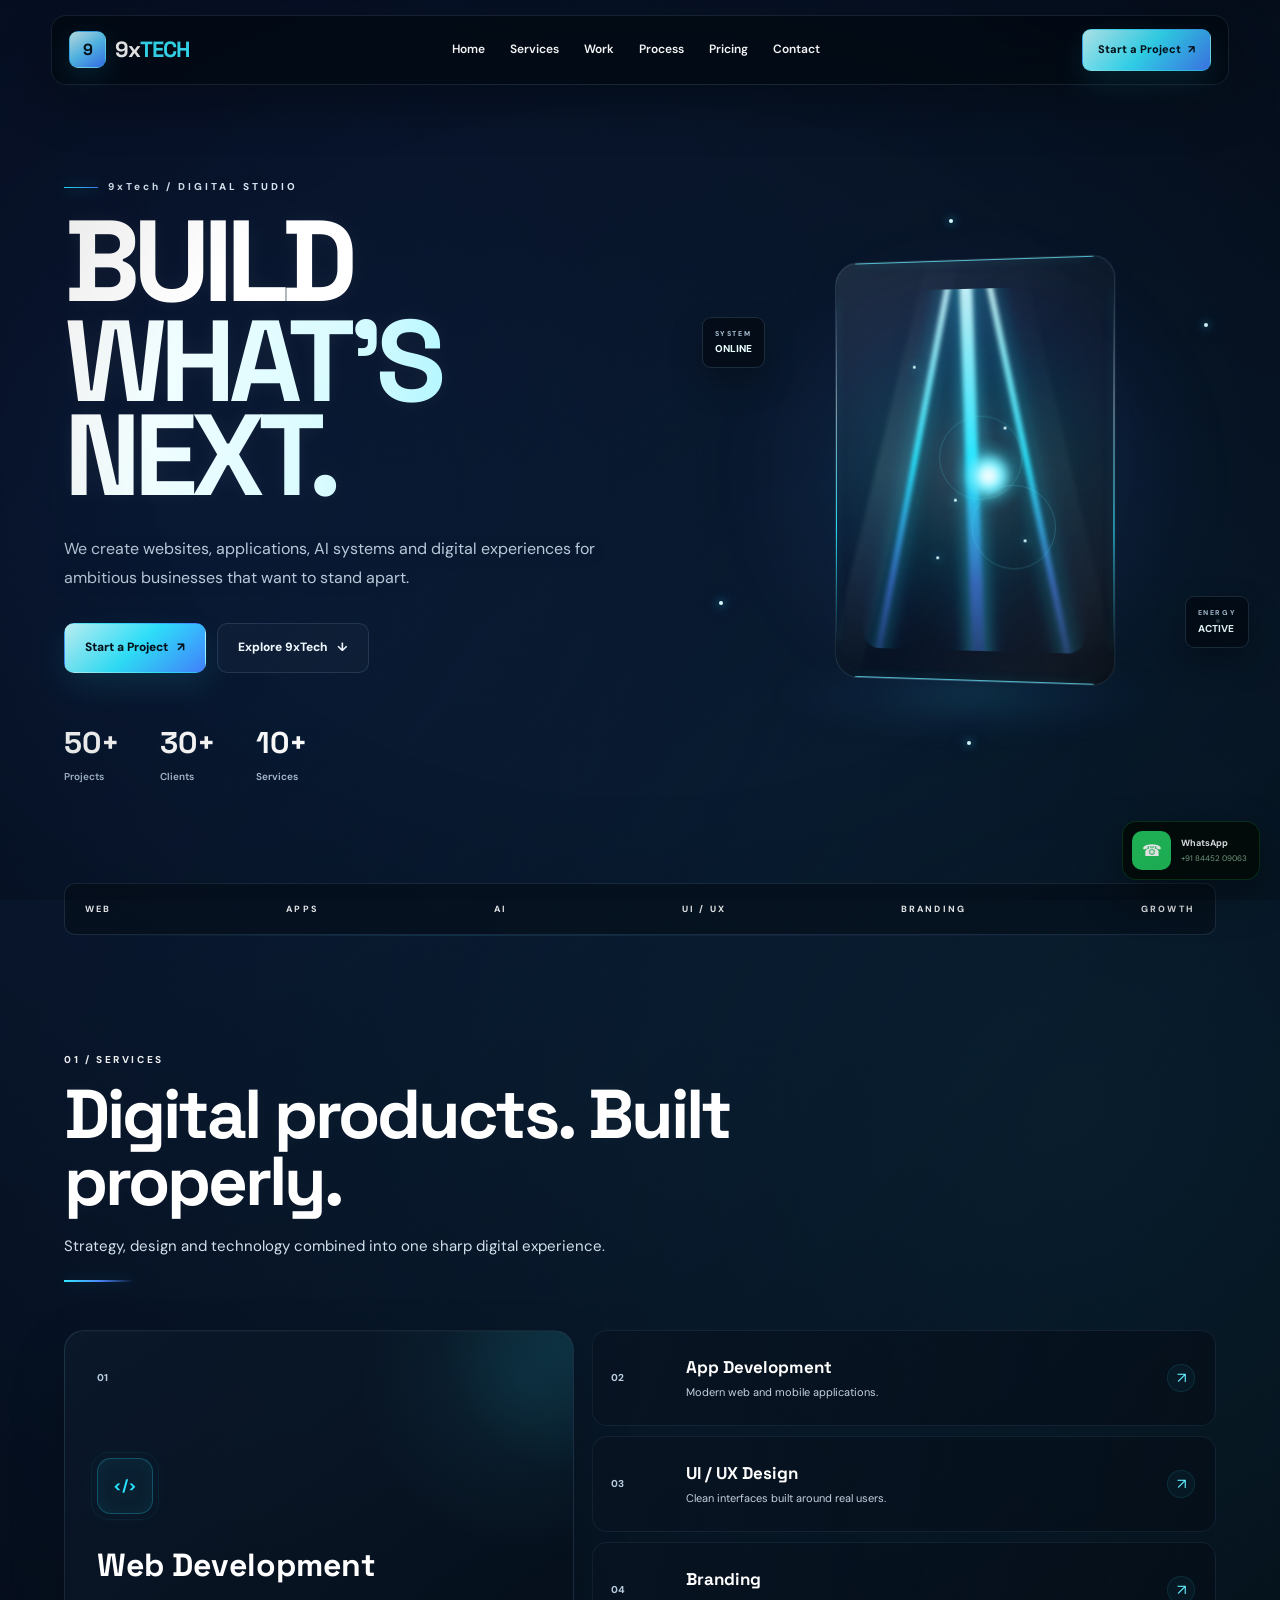
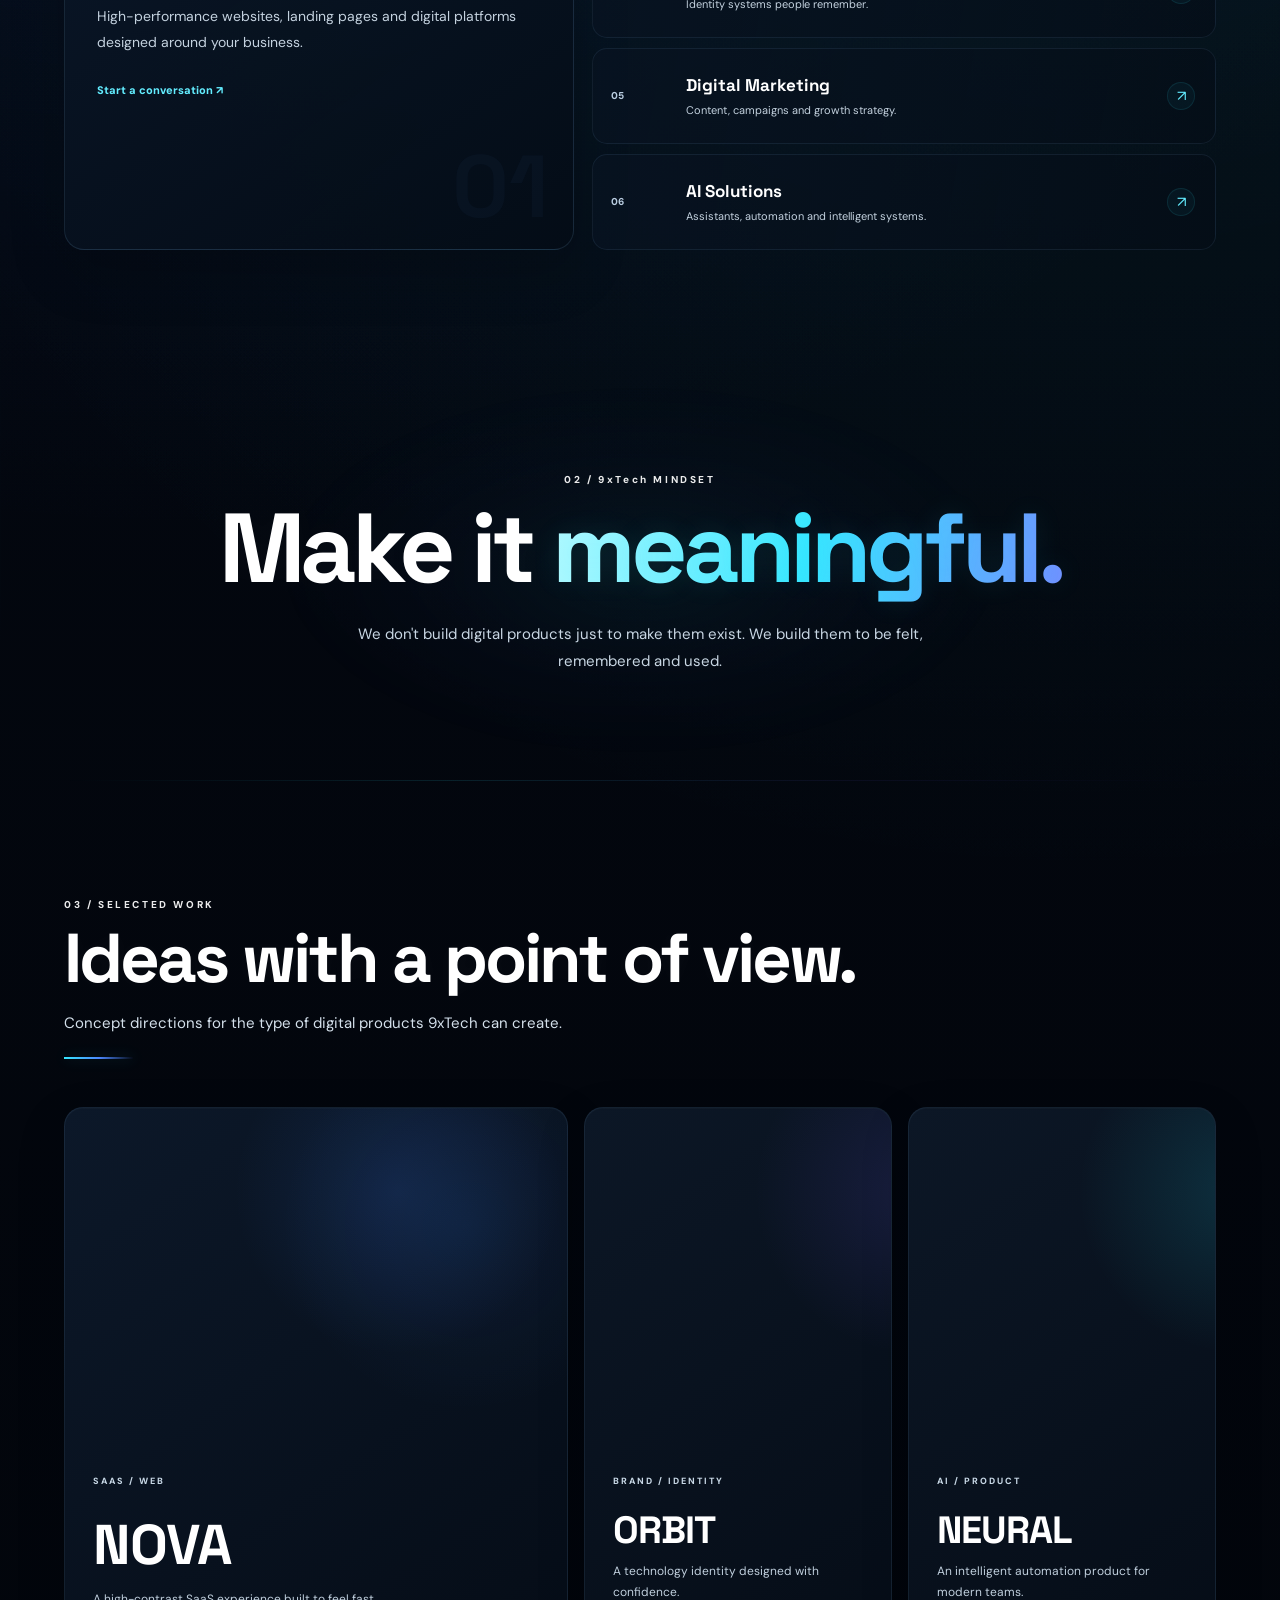
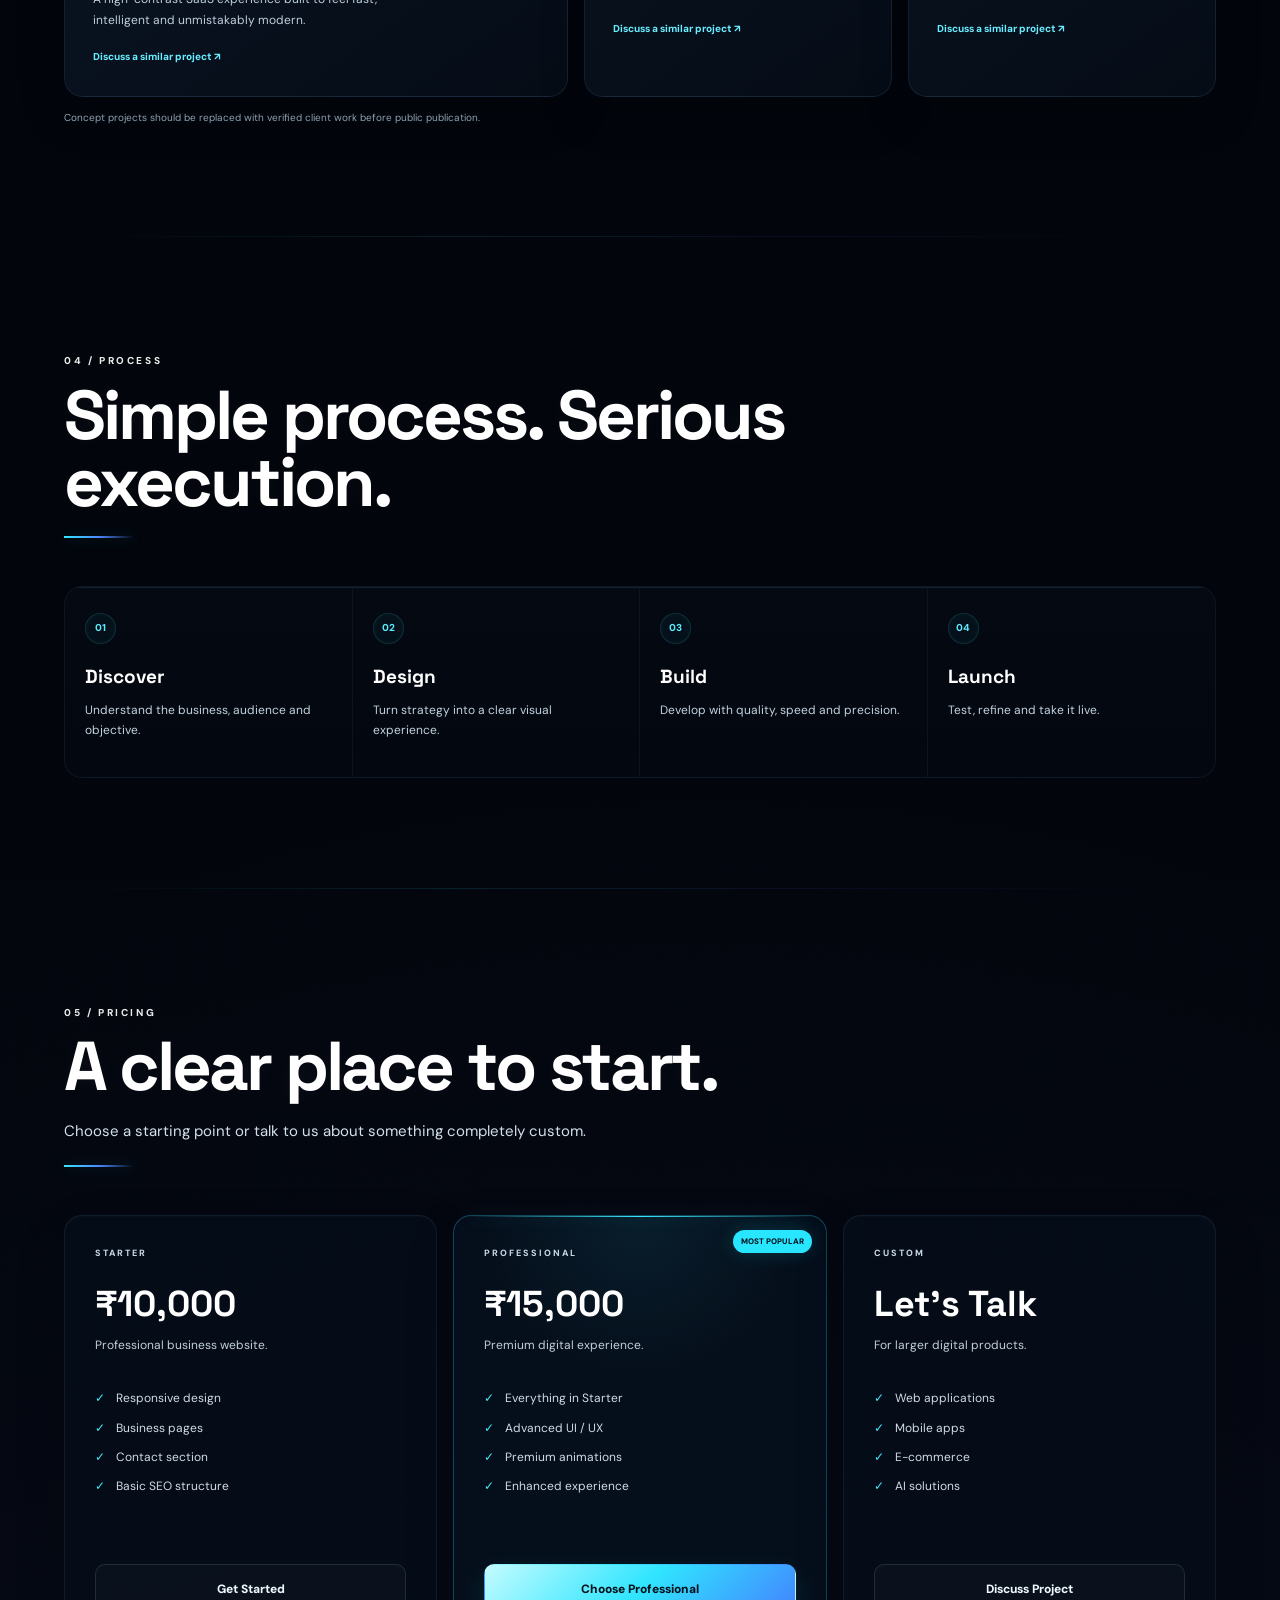
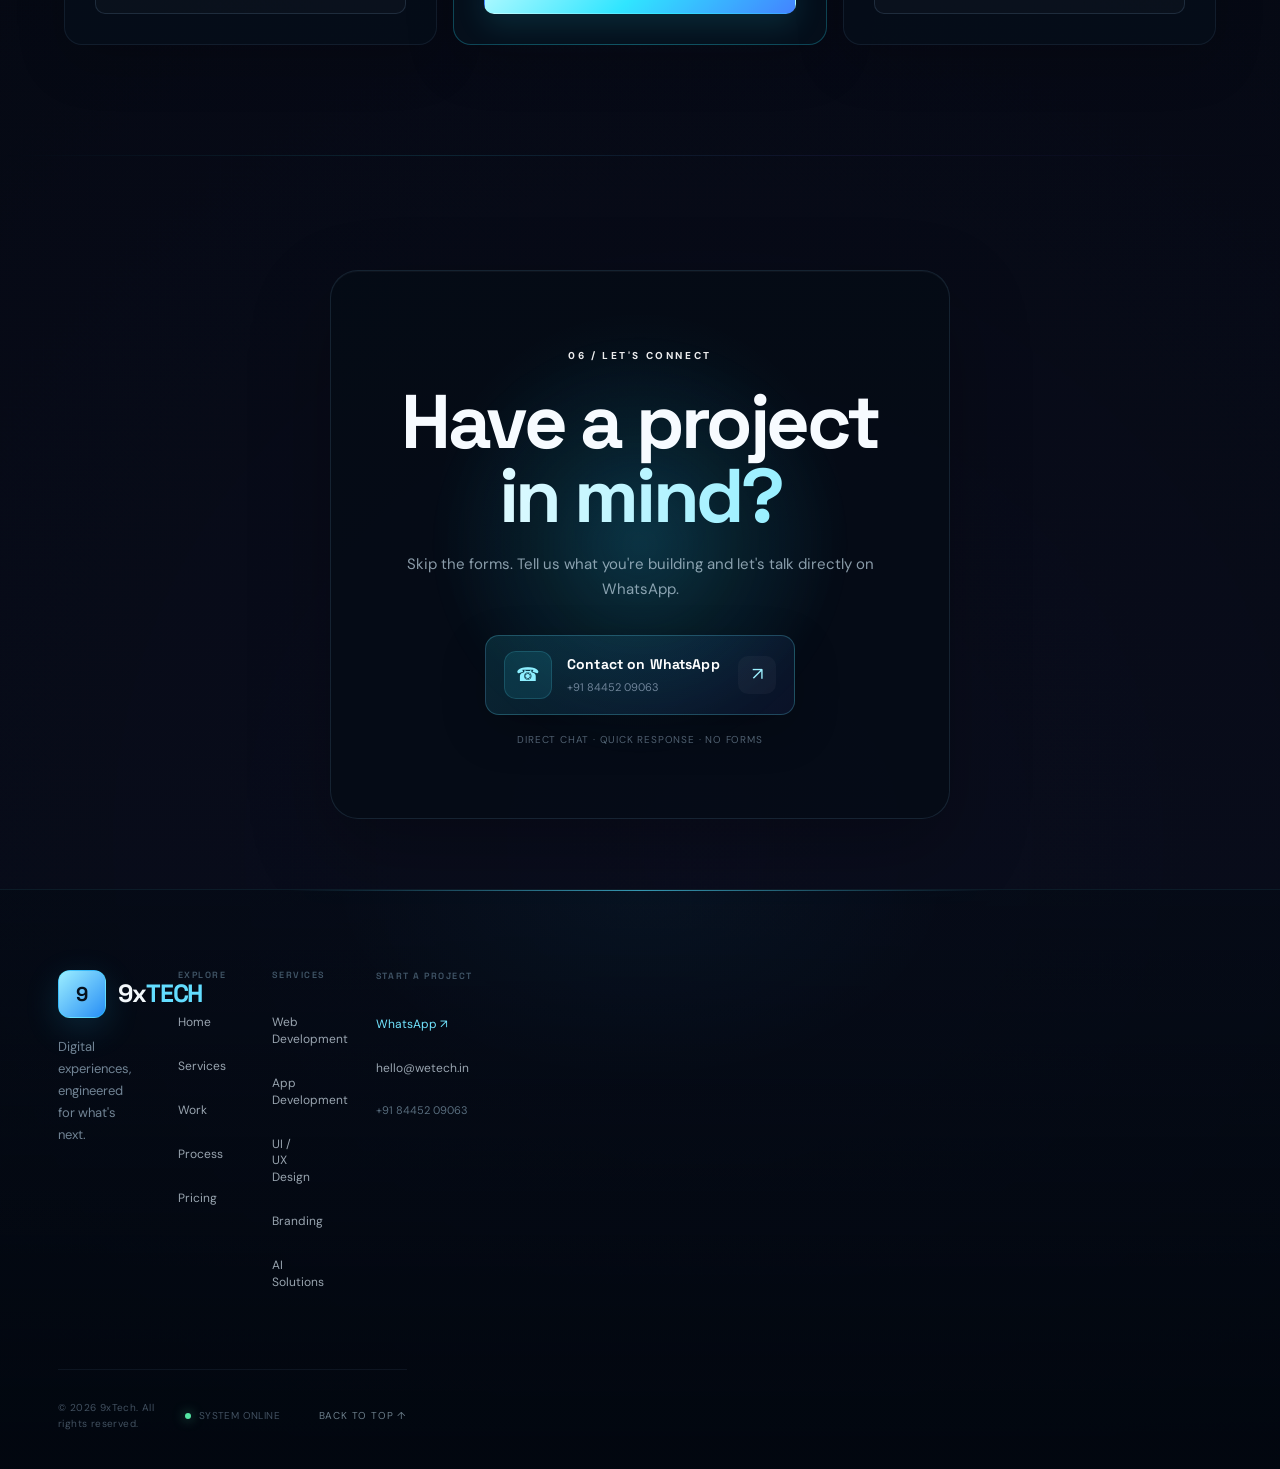
<file: index.html>
<!DOCTYPE html>
<html lang="en">

<head>
  <meta charset="UTF-8">

  <meta
    name="viewport"
    content="width=device-width, initial-scale=1.0"
  >

  <meta
    name="theme-color"
    content="#030712"
  >

  <meta
    name="description"
    content="9xTech builds high-performance websites, applications, AI systems, branding and digital experiences for ambitious businesses."
  >

  <meta
    name="robots"
    content="index, follow"
  >

  <title>9xTech — Build What's Next.</title>


  <!-- =====================================================
       FONTS
  ====================================================== -->

  <link
    rel="preconnect"
    href="https://fonts.googleapis.com"
  >

  <link
    rel="preconnect"
    href="https://fonts.gstatic.com"
    crossorigin
  >

  <link
    href="https://fonts.googleapis.com/css2?family=DM+Sans:wght@400;500;600;700&family=Space+Grotesk:wght@500;600;700&display=swap"
    rel="stylesheet"
  >


  <!-- =====================================================
       STYLESHEET
  ====================================================== -->

  <link
    rel="stylesheet"
    href="style.css"
  >

</head>


<body>


  <!-- =====================================================
       BACKGROUND
  ====================================================== -->

  <div
    class="ambient ambient-blue"
    aria-hidden="true"
  ></div>

  <div
    class="ambient ambient-cyan"
    aria-hidden="true"
  ></div>

  <div
    class="ambient ambient-violet"
    aria-hidden="true"
  ></div>

  <div
    class="background-grid"
    aria-hidden="true"
  ></div>

  <canvas
    id="backgroundCanvas"
    aria-hidden="true"
  ></canvas>


  <!-- =====================================================
       NAVIGATION
  ====================================================== -->

  <header class="navbar">

    <a
      href="#home"
      class="brand"
      aria-label="9xTech home"
    >

      <span class="brand-mark">
        9
      </span>

      <span class="brand-name">
        9x<span>TECH</span>
      </span>

    </a>


    <nav
      class="nav-links"
      aria-label="Primary navigation"
    >

      <a href="#home">
        Home
      </a>

      <a href="#services">
        Services
      </a>

      <a href="#work">
        Work
      </a>

      <a href="#process">
        Process
      </a>

      <a href="#pricing">
        Pricing
      </a>

      <a href="#contact">
        Contact
      </a>

    </nav>


    <a
      href="#contact"
      class="nav-button"
    >

      Start a Project

      <span aria-hidden="true">
        ↗
      </span>

    </a>

  </header>


  <!-- =====================================================
       MAIN
  ====================================================== -->

  <main>


    <!-- ===================================================
         HERO
    ==================================================== -->

    <section
      class="hero"
      id="home"
    >

      <div class="hero-content">


        <div class="hero-kicker">

          <span
            class="kicker-line"
            aria-hidden="true"
          ></span>

          9xTech / DIGITAL STUDIO

        </div>


        <h1 class="hero-title">

          BUILD

          <span>
            WHAT'S NEXT.
          </span>

        </h1>


        <p class="hero-text">

          We create websites, applications,
          AI systems and digital experiences
          for ambitious businesses that want
          to stand apart.

        </p>


        <div class="hero-actions">


          <a
            href="#contact"
            class="button button-primary"
          >

            Start a Project

            <span aria-hidden="true">
              ↗
            </span>

          </a>


          <a
            href="#services"
            class="button button-secondary"
          >

            Explore 9xTech

            <span aria-hidden="true">
              ↓
            </span>

          </a>


        </div>


        <div
          class="hero-stats"
          aria-label="9xTech statistics"
        >

          <div class="stat">

            <strong>
              50+
            </strong>

            <span>
              Projects
            </span>

          </div>


          <div class="stat">

            <strong>
              30+
            </strong>

            <span>
              Clients
            </span>

          </div>


          <div class="stat">

            <strong>
              10+
            </strong>

            <span>
              Services
            </span>

          </div>

        </div>

      </div>


      <!-- =================================================
           HERO VISUAL
      ================================================== -->

      <div
        class="hero-visual"
        aria-hidden="true"
      >

        <div class="visual-glow"></div>

        <div class="visual-floor"></div>


        <span class="floating-particle fp-1"></span>
        <span class="floating-particle fp-2"></span>
        <span class="floating-particle fp-3"></span>
        <span class="floating-particle fp-4"></span>
        <span class="floating-particle fp-5"></span>
        <span class="floating-particle fp-6"></span>


        <div class="monolith">

          <div class="monolith-glass"></div>

          <div class="monolith-reflection reflection-1"></div>
          <div class="monolith-reflection reflection-2"></div>


          <div class="energy-container">

            <div class="energy-stream stream-1"></div>
            <div class="energy-stream stream-2"></div>
            <div class="energy-stream stream-3"></div>

            <div class="energy-core"></div>

            <div class="energy-pulse pulse-1"></div>
            <div class="energy-pulse pulse-2"></div>


            <span class="energy-particle ep-1"></span>
            <span class="energy-particle ep-2"></span>
            <span class="energy-particle ep-3"></span>
            <span class="energy-particle ep-4"></span>
            <span class="energy-particle ep-5"></span>

          </div>


          <div class="monolith-edge edge-top"></div>
          <div class="monolith-edge edge-right"></div>
          <div class="monolith-edge edge-bottom"></div>
          <div class="monolith-edge edge-left"></div>

        </div>


        <div class="visual-label label-left">

          <span>
            SYSTEM
          </span>

          <strong>
            ONLINE
          </strong>

        </div>


        <div class="visual-label label-right">

          <span>
            ENERGY
          </span>

          <strong>
            ACTIVE
          </strong>

        </div>

      </div>

    </section>


    <!-- =====================================================
         SERVICE STRIP
    ====================================================== -->

    <section
      class="service-strip"
      aria-label="9xTech capabilities"
    >

      <span>WEB</span>
      <span>APPS</span>
      <span>AI</span>
      <span>UI / UX</span>
      <span>BRANDING</span>
      <span>GROWTH</span>

    </section>


    <!-- =====================================================
         SERVICES
    ====================================================== -->

    <section
      class="section"
      id="services"
    >

      <div class="section-heading">

        <span class="section-number">
          01 / SERVICES
        </span>

        <h2>
          Digital products.
          Built properly.
        </h2>

        <p>
          Strategy, design and technology
          combined into one sharp digital experience.
        </p>

      </div>


      <div class="services-layout">


        <!-- FEATURED SERVICE -->

        <article class="featured-service">

          <span class="service-index">
            01
          </span>

          <div
            class="service-icon"
            aria-hidden="true"
          >
            &lt;/&gt;
          </div>

          <h3>
            Web Development
          </h3>

          <p>
            High-performance websites,
            landing pages and digital platforms
            designed around your business.
          </p>

          <a href="#contact">

            Start a conversation

            <span aria-hidden="true">
              ↗
            </span>

          </a>

        </article>


        <!-- SERVICE LIST -->

        <div class="services-list">


          <article class="service-row">

            <span class="service-row-number">
              02
            </span>

            <div>

              <h3>
                App Development
              </h3>

              <p>
                Modern web and mobile applications.
              </p>

            </div>

            <a
              href="#contact"
              aria-label="Discuss App Development"
            >
              ↗
            </a>

          </article>


          <article class="service-row">

            <span class="service-row-number">
              03
            </span>

            <div>

              <h3>
                UI / UX Design
              </h3>

              <p>
                Clean interfaces built around real users.
              </p>

            </div>

            <a
              href="#contact"
              aria-label="Discuss UI UX Design"
            >
              ↗
            </a>

          </article>


          <article class="service-row">

            <span class="service-row-number">
              04
            </span>

            <div>

              <h3>
                Branding
              </h3>

              <p>
                Identity systems people remember.
              </p>

            </div>

            <a
              href="#contact"
              aria-label="Discuss Branding"
            >
              ↗
            </a>

          </article>


          <article class="service-row">

            <span class="service-row-number">
              05
            </span>

            <div>

              <h3>
                Digital Marketing
              </h3>

              <p>
                Content, campaigns and growth strategy.
              </p>

            </div>

            <a
              href="#contact"
              aria-label="Discuss Digital Marketing"
            >
              ↗
            </a>

          </article>


          <article class="service-row">

            <span class="service-row-number">
              06
            </span>

            <div>

              <h3>
                AI Solutions
              </h3>

              <p>
                Assistants, automation and intelligent systems.
              </p>

            </div>

            <a
              href="#contact"
              aria-label="Discuss AI Solutions"
            >
              ↗
            </a>

          </article>


        </div>

      </div>

    </section>


    <!-- =====================================================
         STATEMENT
    ====================================================== -->

    <section class="statement-section">

      <div class="statement-content">

        <span class="section-number">
          02 / 9xTech MINDSET
        </span>

        <h2>

          Make it

          <span>
            meaningful.
          </span>

        </h2>

        <p>

          We don't build digital products
          just to make them exist.
          We build them to be felt,
          remembered and used.

        </p>

      </div>

    </section>


    <!-- =====================================================
         WORK
    ====================================================== -->

    <section
      class="section"
      id="work"
    >

      <div class="section-heading">

        <span class="section-number">
          03 / SELECTED WORK
        </span>

        <h2>
          Ideas with a point of view.
        </h2>

        <p>
          Concept directions for the type
          of digital products 9xTech can create.
        </p>

      </div>


      <div class="work-grid">


        <!-- NOVA -->

        <article class="work-card work-main">

          <div
            class="work-orb work-orb-blue"
            aria-hidden="true"
          ></div>

          <span>
            SAAS / WEB
          </span>

          <h3>
            NOVA
          </h3>

          <p>
            A high-contrast SaaS experience
            built to feel fast, intelligent
            and unmistakably modern.
          </p>

          <a href="#contact">

            Discuss a similar project

            <span aria-hidden="true">
              ↗
            </span>

          </a>

        </article>


        <!-- ORBIT -->

        <article class="work-card">

          <div
            class="work-orb work-orb-violet"
            aria-hidden="true"
          ></div>

          <span>
            BRAND / IDENTITY
          </span>

          <h3>
            ORBIT
          </h3>

          <p>
            A technology identity designed
            with confidence.
          </p>

          <a href="#contact">

            Discuss a similar project

            <span aria-hidden="true">
              ↗
            </span>

          </a>

        </article>


        <!-- NEURAL -->

        <article class="work-card">

          <div
            class="work-orb work-orb-cyan"
            aria-hidden="true"
          ></div>

          <span>
            AI / PRODUCT
          </span>

          <h3>
            NEURAL
          </h3>

          <p>
            An intelligent automation product
            for modern teams.
          </p>

          <a href="#contact">

            Discuss a similar project

            <span aria-hidden="true">
              ↗
            </span>

          </a>

        </article>


      </div>


      <p class="concept-note">

        Concept projects should be replaced with verified
        client work before public publication.

      </p>

    </section>


    <!-- =====================================================
         PROCESS
    ====================================================== -->

    <section
      class="section"
      id="process"
    >

      <div class="section-heading">

        <span class="section-number">
          04 / PROCESS
        </span>

        <h2>
          Simple process.
          Serious execution.
        </h2>

      </div>


      <div class="process-grid">


        <article class="process-item">

          <span>
            01
          </span>

          <h3>
            Discover
          </h3>

          <p>
            Understand the business,
            audience and objective.
          </p>

        </article>


        <article class="process-item">

          <span>
            02
          </span>

          <h3>
            Design
          </h3>

          <p>
            Turn strategy into
            a clear visual experience.
          </p>

        </article>


        <article class="process-item">

          <span>
            03
          </span>

          <h3>
            Build
          </h3>

          <p>
            Develop with quality,
            speed and precision.
          </p>

        </article>


        <article class="process-item">

          <span>
            04
          </span>

          <h3>
            Launch
          </h3>

          <p>
            Test, refine and
            take it live.
          </p>

        </article>


      </div>

    </section>


    <!-- =====================================================
         PRICING
    ====================================================== -->

    <section
      class="section"
      id="pricing"
    >

      <div class="section-heading">

        <span class="section-number">
          05 / PRICING
        </span>

        <h2>
          A clear place to start.
        </h2>

        <p>
          Choose a starting point or talk to us
          about something completely custom.
        </p>

      </div>


      <div class="pricing-grid">


        <!-- STARTER -->

        <article class="pricing-card">

          <span>
            STARTER
          </span>

          <h3>
            ₹10,000
          </h3>

          <p>
            Professional business website.
          </p>

          <ul>

            <li>
              Responsive design
            </li>

            <li>
              Business pages
            </li>

            <li>
              Contact section
            </li>

            <li>
              Basic SEO structure
            </li>

          </ul>


          <a
            href="#contact"
            class="button button-secondary"
          >
            Get Started
          </a>

        </article>


        <!-- PROFESSIONAL -->

        <article
          class="pricing-card pricing-featured"
        >

          <div class="popular-label">
            MOST POPULAR
          </div>

          <span>
            PROFESSIONAL
          </span>

          <h3>
            ₹15,000
          </h3>

          <p>
            Premium digital experience.
          </p>

          <ul>

            <li>
              Everything in Starter
            </li>

            <li>
              Advanced UI / UX
            </li>

            <li>
              Premium animations
            </li>

            <li>
              Enhanced experience
            </li>

          </ul>


          <a
            href="#contact"
            class="button button-primary"
          >
            Choose Professional
          </a>

        </article>


        <!-- CUSTOM -->

        <article class="pricing-card">

          <span>
            CUSTOM
          </span>

          <h3>
            Let's Talk
          </h3>

          <p>
            For larger digital products.
          </p>

          <ul>

            <li>
              Web applications
            </li>

            <li>
              Mobile apps
            </li>

            <li>
              E-commerce
            </li>

            <li>
              AI solutions
            </li>

          </ul>


          <a
            href="#contact"
            class="button button-secondary"
          >
            Discuss Project
          </a>

        </article>


      </div>

    </section>

<!-- =====================================================
     CONTACT
====================================================== -->

<section
  class="section whatsapp-contact-section"
  id="contact"
>

  <div class="whatsapp-contact-card">

    <div class="whatsapp-contact-glow"></div>

    <div class="whatsapp-contact-content">

      <span class="section-number">
        06 / LET'S CONNECT
      </span>

      <h2>
        Have a project
        <span>in mind?</span>
      </h2>

      <p>
        Skip the forms. Tell us what you're building
        and let's talk directly on WhatsApp.
      </p>

      <a
        href="https://wa.me/918445209063?text=Hi%209xTech!%20%F0%9F%91%8B%20I%27m%20interested%20in%20starting%20a%20project.%20I%27d%20like%20to%20discuss%20my%20requirements."
        target="_blank"
        rel="noopener noreferrer"
        class="whatsapp-cta"
      >

        <span
          class="whatsapp-cta-icon"
          aria-hidden="true"
        >
          ☎
        </span>

        <span class="whatsapp-cta-text">

          <strong>
            Contact on WhatsApp
          </strong>

          <small>
            +91 84452 09063
          </small>

        </span>

        <span
          class="whatsapp-cta-arrow"
          aria-hidden="true"
        >
          ↗
        </span>

      </a>

      <span class="whatsapp-direct-note">
        DIRECT CHAT · QUICK RESPONSE · NO FORMS
      </span>

    </div>

  </div>

</section>


<!-- =====================================================
     FOOTER
====================================================== -->

<footer
  class="footer"
  id="site-footer"
>

  <div class="footer-inner">

    <div class="footer-main">

      <!-- BRAND -->

      <div class="footer-brand">

        <a
          href="#home"
          class="brand footer-brand-link"
          aria-label="9xTech home"
        >

          <span class="brand-mark">
            9
          </span>

          <span class="brand-name">
            9x<span>TECH</span>
          </span>

        </a>

        <p>
          Digital experiences,
          engineered for what's next.
        </p>

      </div>


      <!-- EXPLORE -->

      <div class="footer-navigation">

        <span class="footer-heading">
          EXPLORE
        </span>

        <a href="#home">
          Home
        </a>

        <a href="#services">
          Services
        </a>

        <a href="#work">
          Work
        </a>

        <a href="#process">
          Process
        </a>

        <a href="#pricing">
          Pricing
        </a>

      </div>


      <!-- SERVICES -->

      <div class="footer-navigation">

        <span class="footer-heading">
          SERVICES
        </span>

        <a href="#services">
          Web Development
        </a>

        <a href="#services">
          App Development
        </a>

        <a href="#services">
          UI / UX Design
        </a>

        <a href="#services">
          Branding
        </a>

        <a href="#services">
          AI Solutions
        </a>

      </div>


      <!-- CONTACT -->

      <div class="footer-navigation footer-contact">

        <span class="footer-heading">
          START A PROJECT
        </span>

        <a
          href="https://wa.me/918445209063?text=Hi%209xTech!%20%F0%9F%91%8B%20I%27m%20interested%20in%20starting%20a%20project."
          target="_blank"
          rel="noopener noreferrer"
        >
          WhatsApp ↗
        </a>

        <a href="mailto:hello@wetech.in">
          hello@wetech.in
        </a>

        <span class="footer-phone">
          +91 84452 09063
        </span>

      </div>

    </div>


    <!-- FOOTER BOTTOM -->

    <div class="footer-bottom">

      <span>
        © 2026 9xTech. All rights reserved.
      </span>

      <span class="footer-status">
        <i></i>
        SYSTEM ONLINE
      </span>

      <a href="#home">
        BACK TO TOP ↑
      </a>

    </div>

  </div>

</footer>


<!-- =====================================================
     FLOATING WHATSAPP
====================================================== -->

<a
  href="https://wa.me/918445209063"
  target="_blank"
  rel="noopener noreferrer"
  class="whatsapp-button"
  aria-label="Chat with 9xTech on WhatsApp"
>

  <span
    class="whatsapp-icon"
    aria-hidden="true"
  >
    ☎
  </span>

  <span class="whatsapp-text">

    <strong>
      WhatsApp
    </strong>

    <small>
      +91 84452 09063
    </small>

  </span>

</a>
</file>
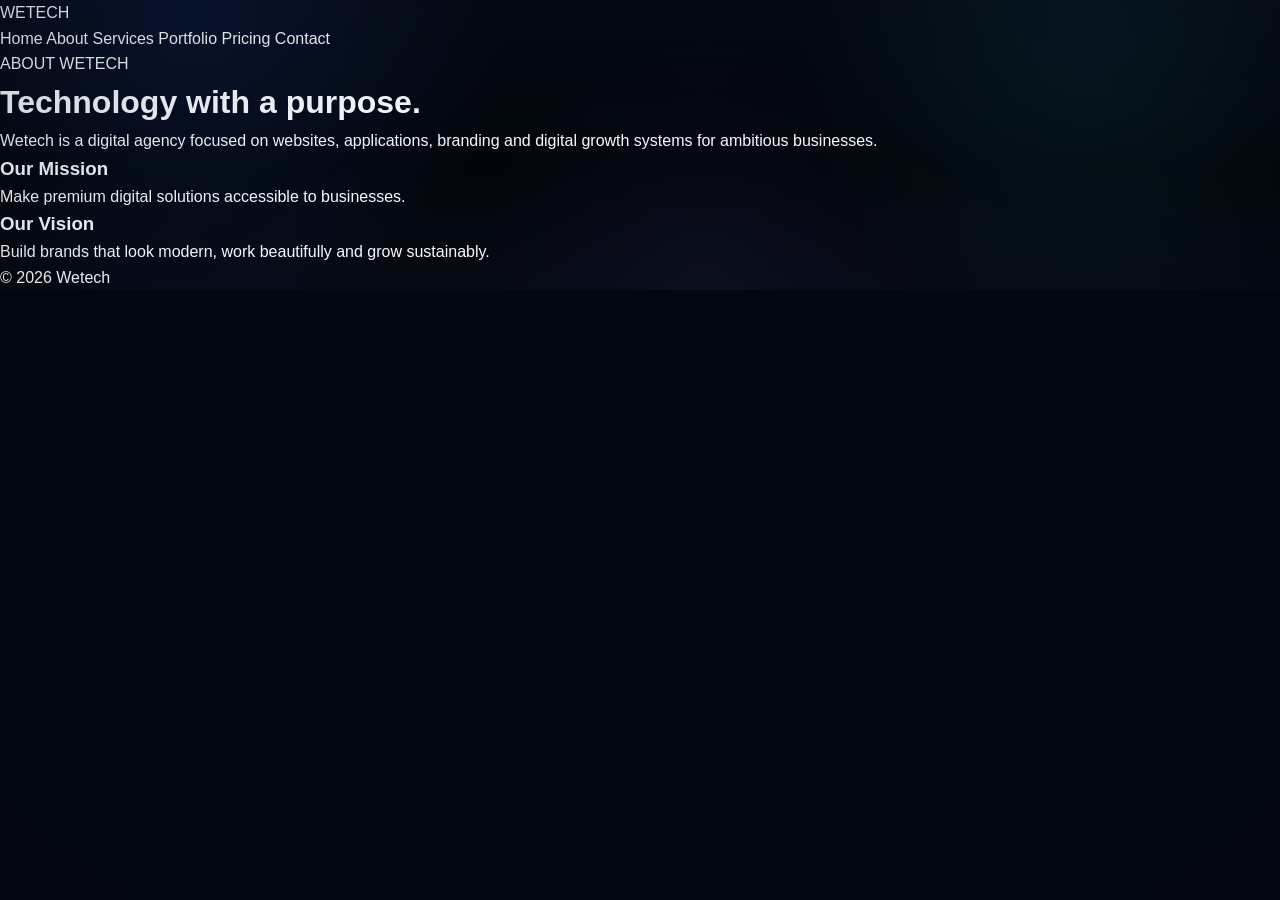
<file: about.html>
<!doctype html>

<html lang="en">

<head>

<meta charset="UTF-8">

<meta name="viewport"
content="width=device-width, initial-scale=1.0">

<title>About — Wetech</title>

<link rel="stylesheet" href="style.css">

</head>


<body>

<header class="nav">

<a class="logo" href="index.html">
WE<span>TECH</span>
</a>

<nav>

<a href="index.html">Home</a>
<a href="about.html">About</a>
<a href="services.html">Services</a>
<a href="portfolio.html">Portfolio</a>
<a href="pricing.html">Pricing</a>
<a href="contact.html">Contact</a>

</nav>

</header>


<main class="page">

<p class="eyebrow">
ABOUT WETECH
</p>

<h1>
Technology with a purpose.
</h1>

<p>
Wetech is a digital agency focused on websites,
applications, branding and digital growth systems
for ambitious businesses.
</p>


<div class="grid">

<article class="card">

<h3>
Our Mission
</h3>

<p>
Make premium digital solutions accessible to businesses.
</p>

</article>


<article class="card">

<h3>
Our Vision
</h3>

<p>
Build brands that look modern, work beautifully
and grow sustainably.
</p>

</article>

</div>

</main>


<footer>
© 2026 Wetech
</footer>


<script src="script.js"></script>

</body>

</html>
</file>
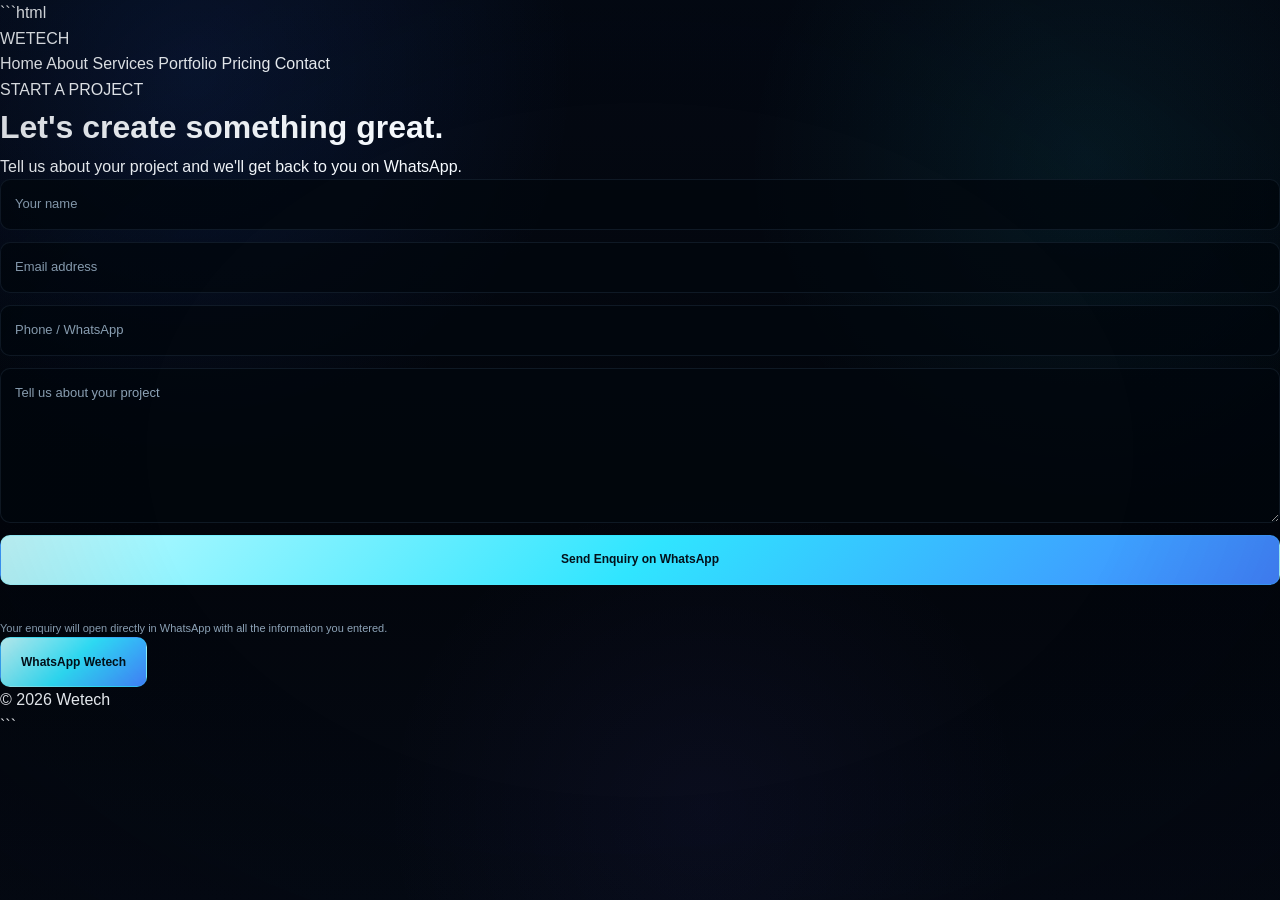
<file: contact.html>
```html
<!doctype html>
<html lang="en">

<head>
  <meta charset="UTF-8">

  <meta
    name="viewport"
    content="width=device-width, initial-scale=1.0"
  >

  <title>Contact — Wetech</title>

  <link
    rel="stylesheet"
    href="style.css"
  >
</head>

<body>

  <!-- =========================
       NAVBAR
  ========================== -->

  <header class="nav">

    <a
      class="logo"
      href="index.html"
    >
      WE<span>TECH</span>
    </a>

    <nav>

      <a href="index.html">
        Home
      </a>

      <a href="about.html">
        About
      </a>

      <a href="services.html">
        Services
      </a>

      <a href="portfolio.html">
        Portfolio
      </a>

      <a href="pricing.html">
        Pricing
      </a>

      <a href="contact.html">
        Contact
      </a>

    </nav>

  </header>


  <!-- =========================
       CONTACT
  ========================== -->

  <main class="page">

    <p class="eyebrow">
      START A PROJECT
    </p>

    <h1>
      Let's create something great.
    </h1>

    <p>
      Tell us about your project and we'll
      get back to you on WhatsApp.
    </p>


    <!-- =========================
         ENQUIRY FORM
    ========================== -->

    <form id="contactForm">

      <input
        type="text"
        name="name"
        required
        autocomplete="name"
        placeholder="Your name"
      >

      <input
        type="email"
        name="email"
        required
        autocomplete="email"
        placeholder="Email address"
      >

      <input
        type="tel"
        name="phone"
        autocomplete="tel"
        placeholder="Phone / WhatsApp"
      >

      <textarea
        name="project"
        required
        placeholder="Tell us about your project"
      ></textarea>

      <button
        class="btn primary"
        type="submit"
        id="sendEnquiryBtn"
      >
        Send Enquiry on WhatsApp
      </button>

    </form>


    <!-- =========================
         FORM MESSAGE
    ========================== -->

    <p id="formMsg"></p>


    <p class="small">
      Your enquiry will open directly in
      WhatsApp with all the information
      you entered.
    </p>


    <!-- =========================
         DIRECT WHATSAPP
    ========================== -->

    <a
      class="whatsapp"
      href="https://wa.me/910000000000"
      target="_blank"
      rel="noopener noreferrer"
    >
      WhatsApp Wetech
    </a>

  </main>


  <!-- =========================
       FOOTER
  ========================== -->

  <footer>
    © 2026 Wetech
  </footer>


  <script src="script.js"></script>

</body>

</html>
```
</file>
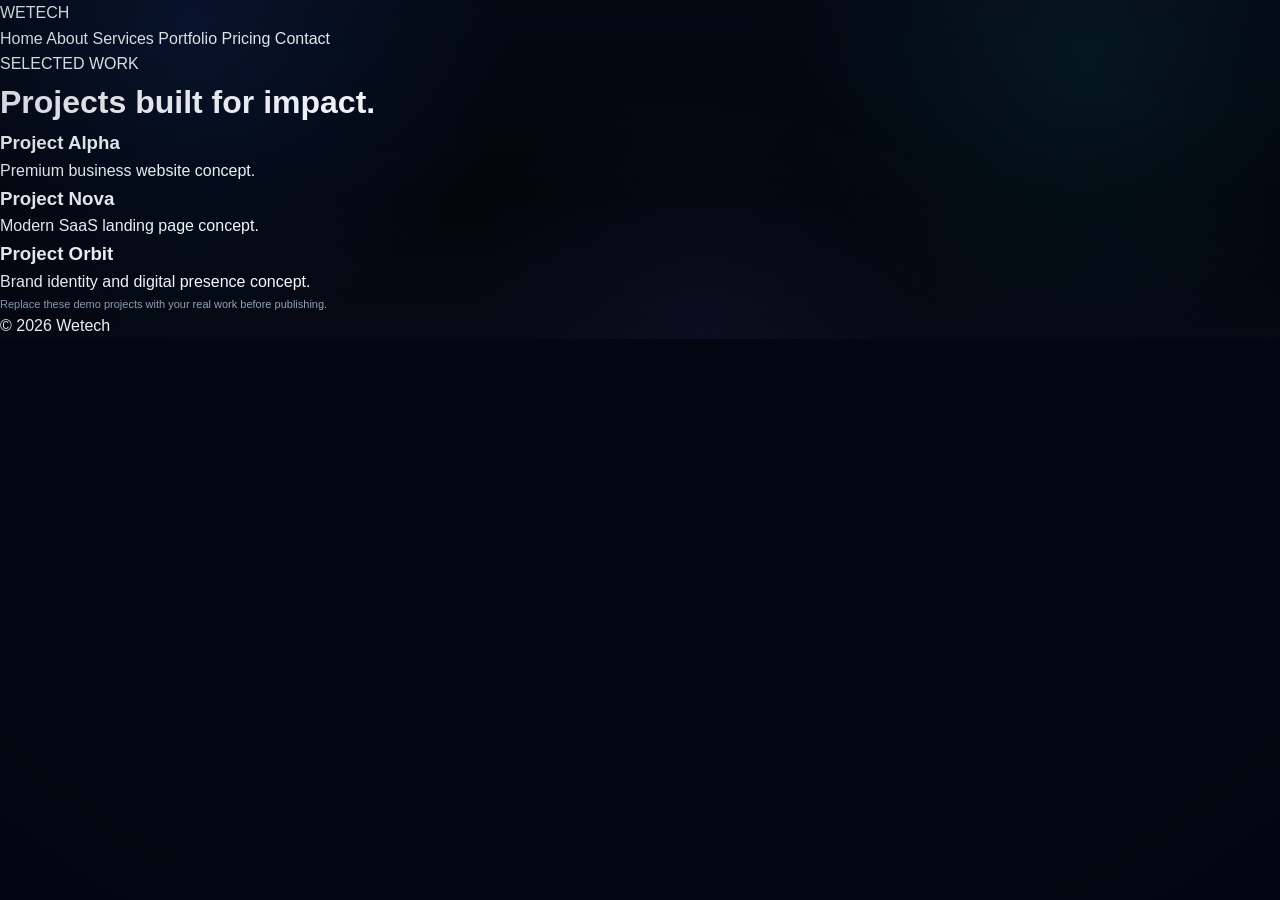
<file: portfolio.html>
<!doctype html>

<html lang="en">

<head>

<meta charset="UTF-8">

<meta name="viewport"
content="width=device-width, initial-scale=1.0">

<title>Portfolio — Wetech</title>

<link rel="stylesheet" href="style.css">

</head>


<body>

<header class="nav">

<a class="logo" href="index.html">
WE<span>TECH</span>
</a>

<nav>

<a href="index.html">Home</a>
<a href="about.html">About</a>
<a href="services.html">Services</a>
<a href="portfolio.html">Portfolio</a>
<a href="pricing.html">Pricing</a>
<a href="contact.html">Contact</a>

</nav>

</header>


<main class="page">

<p class="eyebrow">
SELECTED WORK
</p>

<h1>
Projects built for impact.
</h1>


<div class="grid">


<article class="card">

<h3>
Project Alpha
</h3>

<p>
Premium business website concept.
</p>

</article>


<article class="card">

<h3>
Project Nova
</h3>

<p>
Modern SaaS landing page concept.
</p>

</article>


<article class="card">

<h3>
Project Orbit
</h3>

<p>
Brand identity and digital presence concept.
</p>

</article>


</div>


<p class="small">

Replace these demo projects with your real work
before publishing.

</p>

</main>


<footer>
© 2026 Wetech
</footer>


<script src="script.js"></script>

</body>

</html>
</file>
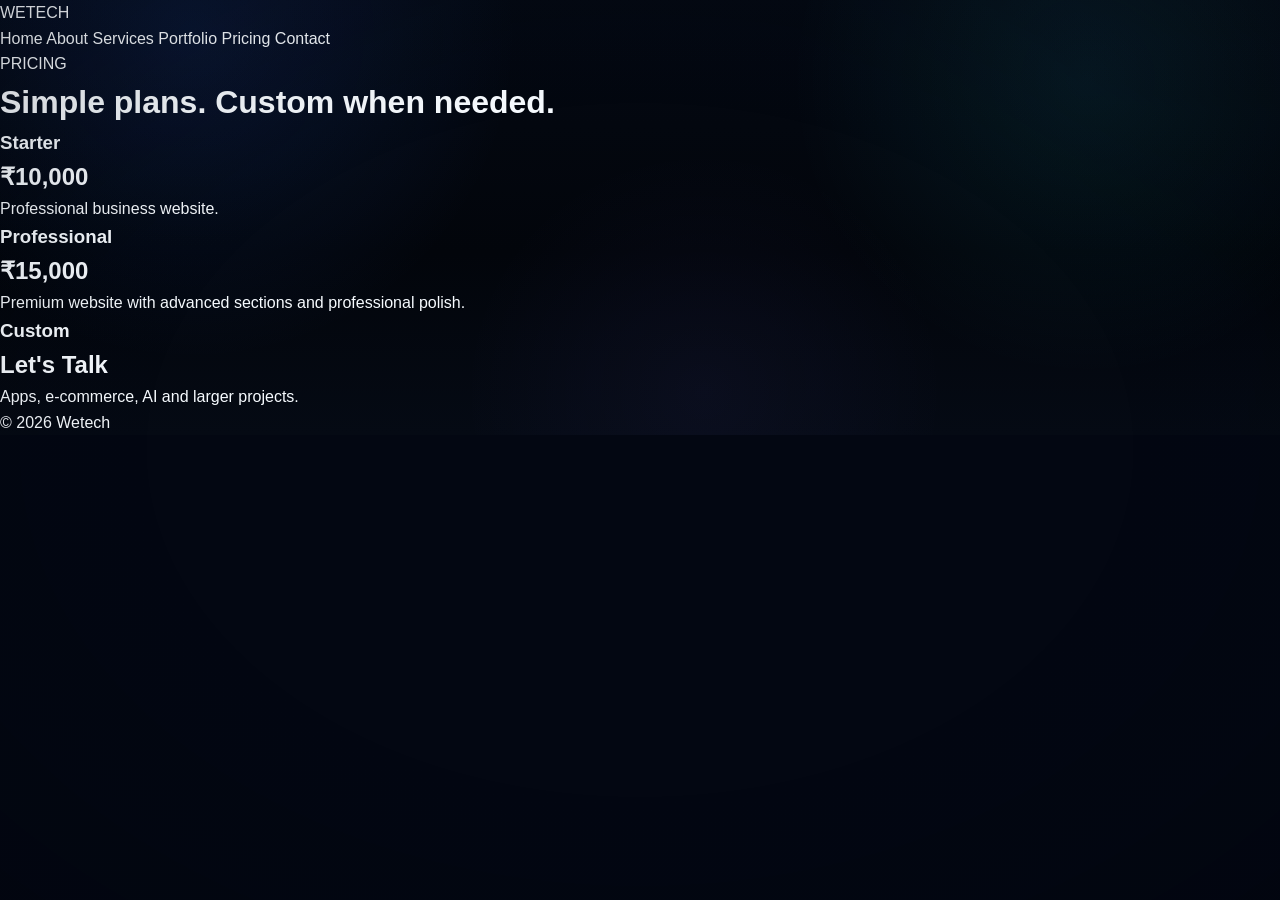
<file: pricing.html>
<!doctype html>

<html lang="en">

<head>

<meta charset="UTF-8">

<meta name="viewport"
content="width=device-width, initial-scale=1.0">

<title>Pricing — Wetech</title>

<link rel="stylesheet" href="style.css">

</head>


<body>

<header class="nav">

<a class="logo" href="index.html">
WE<span>TECH</span>
</a>

<nav>

<a href="index.html">Home</a>
<a href="about.html">About</a>
<a href="services.html">Services</a>
<a href="portfolio.html">Portfolio</a>
<a href="pricing.html">Pricing</a>
<a href="contact.html">Contact</a>

</nav>

</header>


<main class="page">

<p class="eyebrow">
PRICING
</p>

<h1>
Simple plans. Custom when needed.
</h1>


<div class="grid">


<article class="card">

<h3>
Starter
</h3>

<h2>
₹10,000
</h2>

<p>
Professional business website.
</p>

</article>


<article class="card featured">

<h3>
Professional
</h3>

<h2>
₹15,000
</h2>

<p>
Premium website with advanced sections
and professional polish.
</p>

</article>


<article class="card">

<h3>
Custom
</h3>

<h2>
Let's Talk
</h2>

<p>
Apps, e-commerce, AI and larger projects.
</p>

</article>


</div>

</main>


<footer>
© 2026 Wetech
</footer>


<script src="script.js"></script>

</body>

</html>
</file>
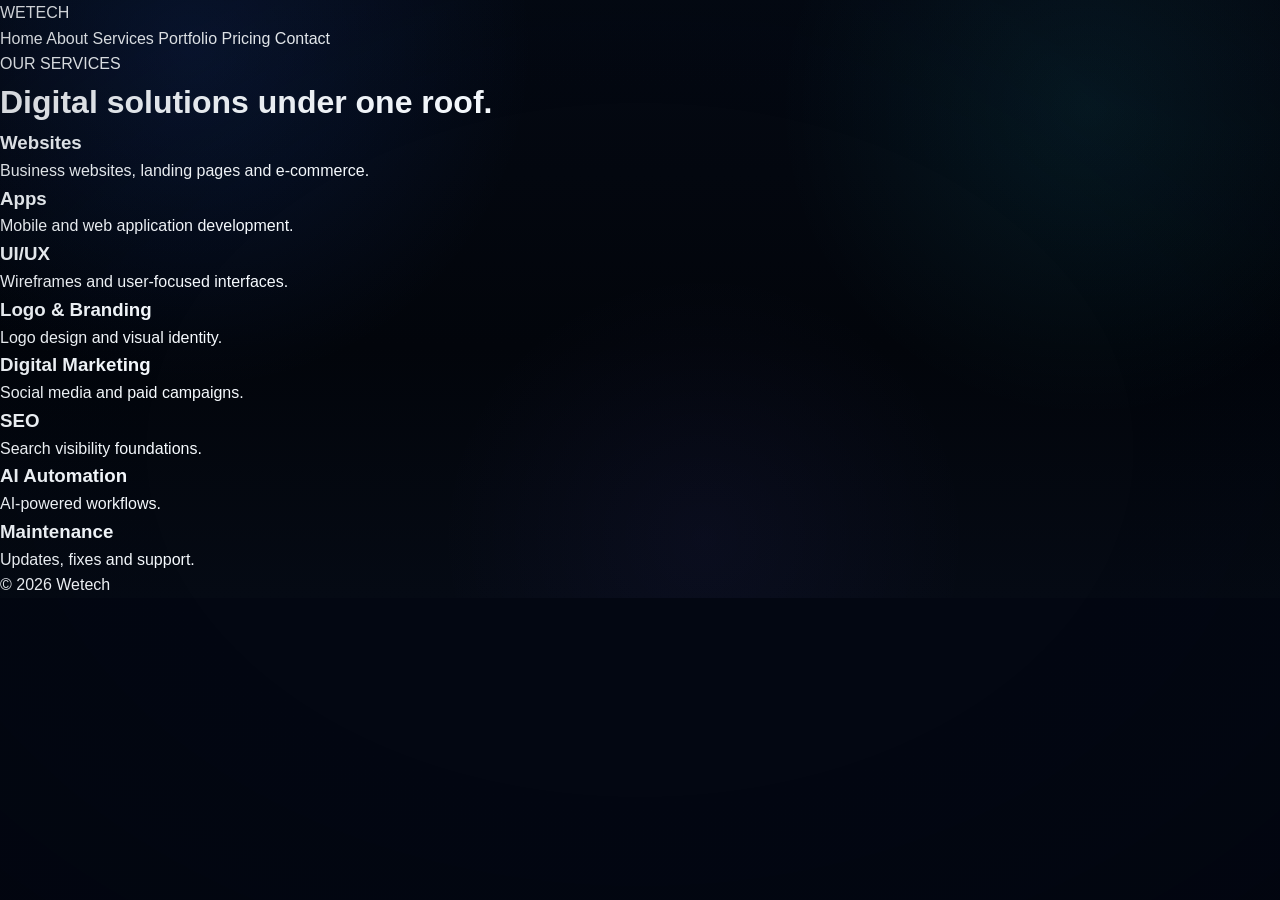
<file: services.html>
<!doctype html>

<html lang="en">

<head>

<meta charset="UTF-8">

<meta name="viewport"
content="width=device-width, initial-scale=1.0">

<title>Services — Wetech</title>

<link rel="stylesheet" href="style.css">

</head>


<body>

<header class="nav">

<a class="logo" href="index.html">
WE<span>TECH</span>
</a>

<nav>

<a href="index.html">Home</a>
<a href="about.html">About</a>
<a href="services.html">Services</a>
<a href="portfolio.html">Portfolio</a>
<a href="pricing.html">Pricing</a>
<a href="contact.html">Contact</a>

</nav>

</header>


<main class="page">

<p class="eyebrow">
OUR SERVICES
</p>

<h1>
Digital solutions under one roof.
</h1>


<div class="grid">


<article class="card">

<h3>
Websites
</h3>

<p>
Business websites, landing pages and e-commerce.
</p>

</article>


<article class="card">

<h3>
Apps
</h3>

<p>
Mobile and web application development.
</p>

</article>


<article class="card">

<h3>
UI/UX
</h3>

<p>
Wireframes and user-focused interfaces.
</p>

</article>


<article class="card">

<h3>
Logo & Branding
</h3>

<p>
Logo design and visual identity.
</p>

</article>


<article class="card">

<h3>
Digital Marketing
</h3>

<p>
Social media and paid campaigns.
</p>

</article>


<article class="card">

<h3>
SEO
</h3>

<p>
Search visibility foundations.
</p>

</article>


<article class="card">

<h3>
AI Automation
</h3>

<p>
AI-powered workflows.
</p>

</article>


<article class="card">

<h3>
Maintenance
</h3>

<p>
Updates, fixes and support.
</p>

</article>


</div>

</main>


<footer>
© 2026 Wetech
</footer>


<script src="script.js"></script>

</body>

</html>
</file>
<file: style.css>
:root{

  --bg:#030712;
  --bg-2:#07101d;

  --surface:#091423;
  --surface-2:#0e1b2d;
  --surface-3:#15253b;

  --white:#f7fbff;
  --white-hot:#ffffff;

  --text:#dce9f5;
  --text-soft:#afc0d1;
  --text-muted:#8297ac;
  --text-dim:#63788d;

  --blue:#3d82ff;
  --blue-bright:#5d9bff;

  --cyan:#28e6ff;
  --cyan-hot:#b7faff;

  --violet:#7560ff;

  --line:rgba(150,195,240,.14);
  --line-bright:rgba(40,230,255,.34);
}


*{
  box-sizing:border-box;
  margin:0;
  padding:0;
}


html{
  scroll-behavior:smooth;
  background:#030712;
}


body{

  min-width:0;

  font-family:
    "DM Sans",
    sans-serif;

  color:
    var(--white);

  background:

    radial-gradient(
      circle at 15% 8%,
      rgba(44,111,255,.13),
      transparent 28%
    ),

    radial-gradient(
      circle at 85% 18%,
      rgba(40,230,255,.08),
      transparent 26%
    ),

    radial-gradient(
      circle at 55% 90%,
      rgba(117,96,255,.05),
      transparent 30%
    ),

    linear-gradient(
      180deg,
      #040913 0%,
      #02050b 58%,
      #050a14 100%
    );

  overflow-x:hidden;

  line-height:1.6;
}


body::after{

  content:"";

  position:fixed;

  inset:0;

  z-index:9997;

  pointer-events:none;

  background:
    radial-gradient(
      ellipse at center,
      transparent 54%,
      rgba(0,2,8,.18)
    );
}


a{
  color:inherit;
  text-decoration:none;
}


button,
input,
textarea{
  font:inherit;
}


/* =========================
   BACKGROUND
========================= */

.ambient{

  position:fixed;

  border-radius:50%;

  pointer-events:none;

  z-index:-8;

  filter:blur(100px);
}


.ambient-blue{

  width:500px;
  height:500px;

  left:-210px;
  top:-220px;

  background:
    rgba(42,111,255,.16);

  animation:
    ambientBlue
    18s
    ease-in-out
    infinite
    alternate;
}


.ambient-cyan{

  width:420px;
  height:420px;

  right:-170px;
  top:100px;

  background:
    rgba(40,230,255,.10);

  animation:
    ambientCyan
    20s
    ease-in-out
    infinite
    alternate;
}


.ambient-violet{

  width:360px;
  height:360px;

  left:45%;
  bottom:-230px;

  background:
    rgba(117,96,255,.07);

  animation:
    ambientViolet
    18s
    ease-in-out
    infinite
    alternate;
}


@keyframes ambientBlue{

  to{
    transform:
      translate(125px,100px)
      scale(1.12);
  }
}


@keyframes ambientCyan{

  to{
    transform:
      translate(-105px,90px)
      scale(1.12);
  }
}


@keyframes ambientViolet{

  to{
    transform:
      translateY(-90px)
      scale(1.12);
  }
}


.background-grid{

  position:fixed;

  inset:-70px;

  z-index:-7;

  pointer-events:none;

  background-image:

    linear-gradient(
      rgba(110,160,225,.024) 1px,
      transparent 1px
    ),

    linear-gradient(
      90deg,
      rgba(110,160,225,.024) 1px,
      transparent 1px
    );

  background-size:72px 72px;

  mask-image:
    radial-gradient(
      ellipse at center,
      black,
      transparent 82%
    );

  animation:
    gridMove
    34s
    linear
    infinite;
}


@keyframes gridMove{

  to{
    transform:
      translate(72px,72px);
  }
}


#backgroundCanvas{

  position:fixed;

  inset:0;

  width:100%;
  height:100%;

  pointer-events:none;

  z-index:-5;
}


/* =========================
   NAVBAR
========================= */

.navbar{

  width:min(92%,1320px);

  margin:15px auto;

  padding:13px 17px;

  position:sticky;

  top:10px;

  z-index:1000;

  display:flex;

  align-items:center;

  justify-content:space-between;

  gap:18px;

  border:
    1px solid
    var(--line);

  border-radius:15px;

  background:
    rgba(3,9,18,.78);

  backdrop-filter:blur(20px);

  box-shadow:
    0 18px 50px
    rgba(0,0,0,.32);
}


.brand{

  display:flex;
  align-items:center;

  gap:9px;
}


.brand-mark{

  width:37px;
  height:37px;

  display:flex;
  align-items:center;
  justify-content:center;

  border:
    1px solid
    rgba(40,230,255,.35);

  border-radius:9px;

  background:
    linear-gradient(
      145deg,
      #d4fbff,
      #5bcbff,
      #3b78ff
    );

  color:#03111b;

  font-family:
    "Space Grotesk",
    sans-serif;

  font-weight:700;

  box-shadow:
    0 8px 26px
    rgba(40,230,255,.14);
}


.brand-name{

  font-family:
    "Space Grotesk",
    sans-serif;

  font-size:22px;

  font-weight:700;

  letter-spacing:-1px;
}


.brand-name span{
  color:var(--cyan);
}


.nav-links{

  display:flex;

  gap:3px;
}


.nav-links a{

  padding:
    8px 11px;

  border-radius:8px;

  color:
    #a9bacb;

  font-size:12px;

  font-weight:600;

  transition:.25s ease;
}


.nav-links a:hover{

  color:#ffffff;

  background:
    rgba(40,230,255,.05);
}


.nav-button{

  padding:
    11px 15px;

  display:inline-flex;

  align-items:center;

  gap:7px;

  border:
    1px solid
    rgba(40,230,255,.28);

  border-radius:9px;

  color:#03111b;

  background:
    linear-gradient(
      135deg,
      #c1fbff,
      #35e5ff,
      #4382ff
    );

  font-size:11px;

  font-weight:800;

  box-shadow:
    0 12px 30px
    rgba(40,230,255,.14);

  transition:.25s ease;
}


.nav-button:hover{

  transform:
    translateY(-2px);

  box-shadow:
    0 18px 38px
    rgba(40,230,255,.21);
}


/* =========================
   HERO
========================= */

.hero{

  position:relative;

  width:min(1400px,94%);

  min-height:87vh;

  margin:auto;

  padding:
    52px 2% 70px;

  display:grid;

  grid-template-columns:
    minmax(0,1fr)
    minmax(430px,.92fr);

  align-items:center;

  gap:30px;
}


.hero-content{

  min-width:0;

  max-width:770px;

  position:relative;

  z-index:30;

  animation:
    heroIn
    .9s
    cubic-bezier(.16,1,.3,1)
    both;
}


@keyframes heroIn{

  from{

    opacity:0;

    transform:
      translateX(-25px);

    filter:blur(7px);
  }

  to{

    opacity:1;

    transform:none;

    filter:blur(0);
  }
}


.hero-kicker{

  display:flex;

  align-items:center;

  gap:10px;

  margin-bottom:20px;

  color:#d8e7f3;

  font-size:10px;

  font-weight:800;

  letter-spacing:3px;
}


.kicker-line{

  width:34px;

  height:1px;

  background:
    linear-gradient(
      90deg,
      var(--cyan),
      var(--blue)
    );

  box-shadow:
    0 0 14px
    rgba(40,230,255,.70);
}


.hero-title{

  font-family:
    "Space Grotesk",
    sans-serif;

  font-size:
    clamp(74px,9vw,126px);

  line-height:.82;

  letter-spacing:-7px;

  font-weight:700;

  color:
    #ffffff;

  text-shadow:
    0 0 20px
    rgba(255,255,255,.05);
}


.hero-title span{

  display:block;

  margin-top:5px;

  background:
    linear-gradient(
      100deg,
      #ffffff 0%,
      #d8fbff 20%,
      #55ebff 47%,
      #3e89ff 76%,
      #b0c1ff 100%
    );

  background-size:220% 100%;

  -webkit-background-clip:text;
  background-clip:text;

  -webkit-text-fill-color:transparent;

  animation:
    titleFlow
    7s
    ease-in-out
    infinite;
}


@keyframes titleFlow{

  0%,100%{
    background-position:0 50%;
  }

  50%{
    background-position:100% 50%;
  }
}


.hero-text{

  max-width:650px;

  margin-top:30px;

  color:
    #b8c9d9;

  font-size:16px;

  line-height:1.85;

  text-shadow:
    0 2px 16px
    rgba(0,0,0,.28);
}


.hero-actions{

  display:flex;

  flex-wrap:wrap;

  gap:11px;

  margin-top:30px;
}


.button{

  min-height:50px;

  padding:
    0 20px;

  display:inline-flex;

  align-items:center;

  justify-content:center;

  gap:9px;

  border:
    1px solid
    rgba(150,195,240,.15);

  border-radius:10px;

  font-size:12px;

  font-weight:800;

  transition:
    transform .25s ease,
    border-color .25s ease,
    background .25s ease,
    box-shadow .25s ease;
}


.button:hover{
  transform:
    translateY(-4px);
}


.button-primary{

  color:#03111b;

  border-color:transparent;

  background:
    linear-gradient(
      135deg,
      #c4fcff,
      #30e5ff,
      #4383ff
    );

  box-shadow:
    0 15px 36px
    rgba(40,230,255,.17);
}


.button-primary:hover{

  box-shadow:
    0 22px 48px
    rgba(40,230,255,.23);
}


.button-secondary{

  color:#eff8ff;

  background:
    rgba(255,255,255,.025);
}


.button-secondary:hover{

  border-color:
    rgba(40,230,255,.28);

  background:
    rgba(40,230,255,.045);
}


.hero-stats{

  display:flex;

  gap:40px;

  margin-top:46px;
}


.stat strong{

  display:block;

  color:#ffffff;

  font-family:
    "Space Grotesk",
    sans-serif;

  font-size:30px;

  font-weight:700;

  text-shadow:
    0 0 17px
    rgba(40,230,255,.07);
}


.stat span{

  display:block;

  margin-top:2px;

  color:
    #86a0b7;

  font-size:10px;

  font-weight:600;
}


/* =========================
   HERO VISUAL
========================= */

.hero-visual{

  position:relative;

  width:
    min(590px,46vw);

  aspect-ratio:
    1 / 1.04;

  margin:auto;

  isolation:isolate;

  overflow:visible;

  animation:
    visualIn
    1.05s
    .1s
    cubic-bezier(.16,1,.3,1)
    both;
}


@keyframes visualIn{

  from{

    opacity:0;

    transform:
      translateX(25px)
      scale(.94);

    filter:blur(8px);
  }

  to{

    opacity:1;

    transform:none;

    filter:blur(0);
  }
}


.visual-glow{

  position:absolute;

  left:50%;
  top:49%;

  width:78%;
  height:78%;

  transform:
    translate(-50%,-50%);

  border-radius:50%;

  background:
    radial-gradient(
      circle,
      rgba(255,255,255,.15),
      rgba(40,230,255,.10) 24%,
      rgba(61,130,255,.07) 42%,
      rgba(117,96,255,.035) 56%,
      transparent 73%
    );

  filter:blur(24px);

  animation:
    glowPulse
    4.5s
    ease-in-out
    infinite
    alternate;
}


@keyframes glowPulse{

  to{

    transform:
      translate(-50%,-50%)
      scale(1.08);

    opacity:.92;
  }
}


.visual-floor{

  position:absolute;

  left:50%;

  bottom:8%;

  width:68%;
  height:14%;

  transform:
    translateX(-50%);

  border-radius:50%;

  background:
    radial-gradient(
      ellipse,
      rgba(40,230,255,.13),
      rgba(61,130,255,.05) 38%,
      transparent 72%
    );

  filter:blur(11px);
}


/* MONOLITH */

.monolith{

  position:absolute;

  left:50%;
  top:48%;

  width:48%;
  height:69%;

  transform:
    translate(-50%,-50%)
    perspective(900px)
    rotateY(-8deg);

  overflow:hidden;

  border-radius:24px;

  background:
    linear-gradient(
      145deg,
      rgba(210,244,255,.10),
      rgba(8,18,30,.23) 44%,
      rgba(1,5,11,.82)
    );

  border:
    1px solid
    rgba(165,224,255,.16);

  box-shadow:

    inset:
      10px 0 30px
      rgba(255,255,255,.025),

    inset:
      -20px 0 40px
      rgba(0,0,0,.4),

    0 35px 90px
      rgba(0,0,0,.48),

    0 0 75px
      rgba(40,230,255,.08);

  backdrop-filter:blur(15px);

  animation:
    monolithFloat
    5s
    ease-in-out
    infinite
    alternate;
}


@keyframes monolithFloat{

  to{

    transform:
      translate(-50%,-53%)
      perspective(900px)
      rotateY(-5deg);
  }
}


.monolith-glass{

  position:absolute;

  inset:0;

  background:
    linear-gradient(
      116deg,
      transparent 28%,
      rgba(255,255,255,.055) 48%,
      transparent 63%
    );

  background-size:
    240% 100%;

  animation:
    glassSweep
    6s
    ease-in-out
    infinite;

  z-index:7;
}


@keyframes glassSweep{

  0%,18%{
    background-position:-130% 0;
  }

  55%,100%{
    background-position:130% 0;
  }
}


/* ENERGY */

.energy-container{

  position:absolute;

  inset:
    7% 10%;

  overflow:hidden;

  border-radius:18px;

  background:
    radial-gradient(
      ellipse at center,
      rgba(210,249,255,.045),
      rgba(40,230,255,.02),
      transparent 70%
    );
}


.energy-stream{

  position:absolute;

  top:-28%;

  height:156%;

  border-radius:999px;

  background:
    linear-gradient(
      180deg,
      transparent,
      rgba(241,254,255,.95) 11%,
      rgba(166,247,255,.94) 25%,
      var(--cyan) 48%,
      rgba(72,139,255,.65) 70%,
      transparent
    );

  filter:blur(2px);

  box-shadow:
    0 0 18px
      rgba(40,230,255,.60),

    0 0 42px
      rgba(61,130,255,.25);
}


.stream-1{

  left:22%;

  width:6px;

  transform:
    rotate(11deg);

  animation:
    energyOne
    3.1s
    linear
    infinite;
}


.stream-2{

  left:47%;

  width:13px;

  transform:
    rotate(-2deg);

  animation:
    energyTwo
    2.5s
    linear
    infinite;
}


.stream-3{

  left:74%;

  width:6px;

  transform:
    rotate(-12deg);

  animation:
    energyThree
    3.7s
    linear
    infinite;
}


@keyframes energyOne{

  from{
    transform:
      translateY(112%)
      rotate(11deg);
  }

  to{
    transform:
      translateY(-112%)
      rotate(11deg);
  }
}


@keyframes energyTwo{

  from{
    transform:
      translateY(120%)
      rotate(-2deg);
  }

  to{
    transform:
      translateY(-120%)
      rotate(-2deg);
  }
}


@keyframes energyThree{

  from{
    transform:
      translateY(118%)
      rotate(-12deg);
  }

  to{
    transform:
      translateY(-118%)
      rotate(-12deg);
  }
}


/* CORE */

.energy-core{

  position:absolute;

  left:42%;
  top:42%;

  width:70px;
  height:70px;

  border-radius:50%;

  background:
    radial-gradient(
      circle,
      #ffffff 0,
      #dcfbff 13%,
      #6fefff 28%,
      rgba(40,230,255,.20) 50%,
      transparent 74%
    );

  filter:blur(4px);

  animation:
    corePulse
    3.2s
    ease-in-out
    infinite;
}


@keyframes corePulse{

  0%,100%{
    transform:scale(.68);
    opacity:.66;
  }

  50%{
    transform:scale(1.10);
    opacity:1;
  }
}


.energy-pulse{

  position:absolute;

  width:84px;
  height:84px;

  border:
    1px solid
    rgba(95,237,255,.20);

  border-radius:50%;
}


.pulse-1{

  left:35%;
  top:35%;

  animation:
    ringPulse
    3.8s
    ease-out
    infinite;
}


.pulse-2{

  left:50%;
  top:54%;

  animation:
    ringPulse
    4.4s
    .8s
    ease-out
    infinite;
}


@keyframes ringPulse{

  from{
    transform:scale(.55);
    opacity:.72;
  }

  to{
    transform:scale(1.85);
    opacity:0;
  }
}


/* REFLECTION */

.monolith-reflection{

  position:absolute;

  top:-10%;

  width:12%;
  height:120%;

  border-radius:999px;

  background:
    linear-gradient(
      180deg,
      transparent,
      rgba(210,246,255,.11),
      transparent
    );

  filter:blur(2px);

  z-index:8;
}


.reflection-1{
  left:15%;
  transform:rotate(14deg);
}


.reflection-2{
  right:15%;
  transform:rotate(-13deg);
  opacity:.42;
}


/* EDGE */

.monolith-edge{

  position:absolute;

  z-index:10;

  background:
    linear-gradient(
      180deg,
      transparent,
      rgba(210,248,255,.55),
      rgba(40,230,255,.95),
      transparent
    );

  box-shadow:
    0 0 10px
      rgba(40,230,255,.42),

    0 0 28px
      rgba(61,130,255,.15);
}


.edge-top{
  left:7%;
  right:7%;
  top:0;
  height:1px;
}


.edge-right{
  top:8%;
  bottom:8%;
  right:0;
  width:1px;
}


.edge-bottom{
  left:7%;
  right:7%;
  bottom:0;
  height:1px;
}


.edge-left{
  top:8%;
  bottom:8%;
  left:0;
  width:1px;
}


/* PARTICLES */

.floating-particle,
.energy-particle{

  position:absolute;

  width:4px;
  height:4px;

  border-radius:50%;

  background:
    #d8fbff;

  box-shadow:
    0 0 8px
      rgba(40,230,255,.95),

    0 0 18px
      rgba(61,130,255,.52);
}


.floating-particle{
  z-index:12;
}


.fp-1{
  left:10%;
  top:28%;
  animation:floatA 4.2s ease-in-out infinite;
}


.fp-2{
  right:10%;
  top:24%;
  animation:floatB 5.1s ease-in-out infinite;
}


.fp-3{
  left:7%;
  bottom:30%;
  animation:floatC 4.7s ease-in-out infinite;
}


.fp-4{
  right:8%;
  bottom:27%;
  animation:floatD 5.3s ease-in-out infinite;
}


.fp-5{
  left:46%;
  top:7%;
  animation:floatE 4s ease-in-out infinite;
}


.fp-6{
  left:49%;
  bottom:7%;
  animation:floatF 4.8s ease-in-out infinite;
}


@keyframes floatA{
  50%{
    transform:
      translate(18px,-18px)
      scale(1.3);
    opacity:.35;
  }
}


@keyframes floatB{
  50%{
    transform:
      translate(-14px,16px)
      scale(.72);
  }
}


@keyframes floatC{
  50%{
    transform:
      translate(15px,-12px)
      scale(1.15);
  }
}


@keyframes floatD{
  50%{
    transform:
      translate(-13px,-15px)
      scale(.8);
  }
}


@keyframes floatE{
  50%{
    transform:
      translateY(-15px)
      scale(1.28);
  }
}


@keyframes floatF{
  50%{
    transform:
      translateY(14px)
      scale(.8);
  }
}


.energy-particle{
  width:3px;
  height:3px;
}


.ep-1{
  left:23%;
  top:21%;
  animation:energyParticleA 2.8s linear infinite;
}


.ep-2{
  left:42%;
  top:58%;
  animation:energyParticleB 3.2s linear infinite;
}


.ep-3{
  left:64%;
  top:38%;
  animation:energyParticleC 2.6s linear infinite;
}


.ep-4{
  left:73%;
  top:69%;
  animation:energyParticleD 3.4s linear infinite;
}


.ep-5{
  left:34%;
  top:74%;
  animation:energyParticleE 2.9s linear infinite;
}


@keyframes energyParticleA{
  to{
    transform:
      translate(12px,190px);
    opacity:0;
  }
}


@keyframes energyParticleB{
  to{
    transform:
      translate(-13px,-185px);
    opacity:0;
  }
}


@keyframes energyParticleC{
  to{
    transform:
      translate(-8px,190px);
    opacity:0;
  }
}


@keyframes energyParticleD{
  to{
    transform:
      translate(10px,-180px);
    opacity:0;
  }
}


@keyframes energyParticleE{
  to{
    transform:
      translate(9px,-190px);
    opacity:0;
  }
}


/* LABELS */

.visual-label{

  position:absolute;

  padding:
    10px 12px;

  border:
    1px solid
    rgba(143,199,242,.17);

  border-radius:9px;

  background:
    rgba(3,10,19,.80);

  backdrop-filter:
    blur(14px);

  box-shadow:
    0 14px 32px
    rgba(0,0,0,.28);

  z-index:20;

  animation:
    labelFloat
    4.6s
    ease-in-out
    infinite
    alternate;
}


.visual-label span{

  display:block;

  color:#8ba5bc;

  font-size:7px;

  letter-spacing:1.6px;

  font-weight:800;
}


.visual-label strong{

  display:block;

  margin-top:2px;

  color:#dcfaff;

  font-size:10px;

  font-weight:800;
}


.label-left{
  left:4%;
  top:23%;
}


.label-right{
  right:3%;
  bottom:23%;
  animation-delay:-2s;
}


@keyframes labelFloat{
  to{
    transform:
      translateY(-8px);
  }
}


/* =========================
   SERVICE STRIP
========================= */

.service-strip{

  width:min(1180px,90%);

  margin:auto;

  padding:
    18px 20px;

  display:flex;

  justify-content:space-between;

  flex-wrap:wrap;

  gap:18px;

  border:
    1px solid
    var(--line);

  border-radius:11px;

  background:
    rgba(6,14,26,.65);

  color:#8ca2b8;

  font-size:9px;

  font-weight:800;

  letter-spacing:2.2px;
}


/* =========================
   SECTIONS
========================= */

.section{

  width:min(1220px,90%);

  margin:auto;

  padding:
    110px 0;
}


.section-heading{

  max-width:820px;

  margin-bottom:48px;
}


.section-number{

  color:#c7d8e6;

  font-size:10px;

  font-weight:800;

  letter-spacing:2.6px;
}


.section-heading h2{

  margin-top:10px;

  font-family:
    "Space Grotesk",
    sans-serif;

  font-size:
    clamp(42px,5.4vw,70px);

  line-height:.97;

  letter-spacing:-3px;

  color:#f5fbff;

  text-shadow:
    0 0 20px
    rgba(40,230,255,.03);
}


.section-heading p{

  max-width:680px;

  margin-top:18px;

  color:#a2b5c7;

  font-size:15px;

  line-height:1.8;
}


/* SERVICES */

.services-layout{

  display:grid;

  grid-template-columns:
    .9fr 1.1fr;

  gap:18px;
}


.featured-service{

  position:relative;

  min-height:500px;

  padding:32px;

  border:
    1px solid
    rgba(130,180,225,.14);

  border-radius:20px;

  background:
    linear-gradient(
      145deg,
      rgba(10,25,43,.94),
      rgba(4,12,22,.90)
    );

  overflow:hidden;

  transition:.35s ease;
}


.featured-service::before{

  content:"";

  position:absolute;

  width:300px;
  height:300px;

  right:-160px;
  top:-150px;

  border-radius:50%;

  background:
    radial-gradient(
      circle,
      rgba(40,230,255,.11),
      transparent 70%
    );
}


.featured-service:hover{

  transform:
    translateY(-7px);

  border-color:
    rgba(40,230,255,.25);

  box-shadow:
    0 25px 60px
    rgba(0,0,0,.30),

    0 0 34px
    rgba(40,230,255,.035);
}


.service-index{

  color:#7692ac;

  font-size:10px;

  font-weight:800;
}


.service-icon{

  width:56px;
  height:56px;

  margin-top:70px;

  display:flex;

  align-items:center;
  justify-content:center;

  border:
    1px solid
    rgba(40,230,255,.26);

  border-radius:14px;

  background:
    rgba(40,230,255,.05);

  color:
    var(--cyan);

  box-shadow:
    0 0 28px
    rgba(40,230,255,.07);

  font-size:15px;

  font-weight:800;
}


.featured-service h3{

  margin-top:26px;

  font-family:
    "Space Grotesk",
    sans-serif;

  font-size:32px;

  color:#f4fbff;
}


.featured-service p{

  max-width:440px;

  margin-top:13px;

  color:#9dafc0;

  font-size:14px;

  line-height:1.8;
}


.featured-service a{

  display:inline-block;

  margin-top:27px;

  color:#bdf8ff;

  font-size:11px;

  font-weight:800;
}


.services-list{

  display:grid;

  gap:10px;
}


.service-row{

  display:grid;

  grid-template-columns:
    60px 1fr 30px;

  align-items:center;

  gap:15px;

  padding:
    19px 18px;

  border:
    1px solid
    rgba(130,180,225,.10);

  border-radius:15px;

  background:
    rgba(7,17,30,.70);

  transition:.28s ease;
}


.service-row:hover{

  transform:
    translateX(6px);

  border-color:
    rgba(40,230,255,.24);

  background:
    rgba(40,230,255,.03);
}


.service-row-number{

  color:#718aa2;

  font-size:10px;

  font-weight:800;
}


.service-row h3{

  font-family:
    "Space Grotesk",
    sans-serif;

  font-size:17px;

  color:#f0f8ff;
}


.service-row p{

  margin-top:3px;

  color:#879caf;

  font-size:11px;
}


.service-row > a{

  color:
    var(--cyan);

  font-size:15px;
}


/* STATEMENT */

.statement-section{

  width:min(1100px,90%);

  margin:auto;

  padding:
    105px 0;

  text-align:center;
}


.statement-content{

  max-width:950px;

  margin:auto;
}


.statement-content h2{

  margin-top:16px;

  font-family:
    "Space Grotesk",
    sans-serif;

  font-size:
    clamp(52px,8vw,98px);

  line-height:.88;

  letter-spacing:-5px;

  color:#f7fcff;
}


.statement-content h2 span{

  background:
    linear-gradient(
      100deg,
      #b6faff,
      #38e7ff,
      #718fff
    );

  -webkit-background-clip:text;
  background-clip:text;

  color:transparent;
}


.statement-content p{

  max-width:650px;

  margin:
    28px auto 0;

  color:#9db0c2;

  font-size:15px;

  line-height:1.8;
}


/* WORK */

.work-grid{

  display:grid;

  grid-template-columns:
    1.35fr .825fr .825fr;

  gap:16px;
}


.work-card{

  position:relative;

  min-height:340px;

  padding:28px;

  overflow:hidden;

  border:
    1px solid
    rgba(130,180,225,.11);

  border-radius:19px;

  background:
    linear-gradient(
      145deg,
      #0c1726,
      #050c16
    );

  transition:.35s ease;
}


.work-main{
  min-height:440px;
}


.work-card:hover{

  transform:
    translateY(-8px);

  border-color:
    rgba(40,230,255,.24);
}


.work-orb{

  position:absolute;

  width:330px;
  height:330px;

  right:-140px;
  top:-110px;

  border-radius:50%;
}


.work-orb-blue{
  background:
    radial-gradient(
      circle,
      rgba(61,130,255,.14),
      transparent 70%
    );
}


.work-orb-violet{
  background:
    radial-gradient(
      circle,
      rgba(117,96,255,.14),
      transparent 70%
    );
}


.work-orb-cyan{
  background:
    radial-gradient(
      circle,
      rgba(40,230,255,.14),
      transparent 70%
    );
}


.work-card > *{
  position:relative;
}


.work-card > span{

  color:#8096ab;

  font-size:9px;

  font-weight:800;

  letter-spacing:2px;
}


.work-card h3{

  margin-top:8px;

  font-family:
    "Space Grotesk",
    sans-serif;

  color:#f3fbff;
}


.work-main h3{
  font-size:56px;
}


.work-card:not(.work-main) h3{
  font-size:38px;
}


.work-card p{

  max-width:300px;

  color:#91a4b6;

  font-size:12px;

  line-height:1.75;
}


.work-card a{

  display:inline-block;

  margin-top:18px;

  color:#b8f7ff;

  font-size:10px;

  font-weight:800;
}


.concept-note{

  margin-top:13px;

  color:#6e8297;

  font-size:10px;
}


/* PROCESS */

.process-grid{

  display:grid;

  grid-template-columns:
    repeat(4,1fr);
}


.process-item{

  padding:
    25px 20px;

  border-top:
    1px solid
    rgba(130,180,225,.14);

  border-right:
    1px solid
    rgba(130,180,225,.07);
}


.process-item:last-child{
  border-right:none;
}


.process-item > span{

  color:
    var(--cyan);

  font-size:10px;

  font-weight:800;
}


.process-item h3{

  margin-top:15px;

  font-family:
    "Space Grotesk",
    sans-serif;

  font-size:19px;

  color:#f0f8ff;
}


.process-item p{

  margin-top:8px;

  color:#8da0b3;

  font-size:12px;

  line-height:1.7;
}


/* PRICING */

.pricing-grid{

  display:grid;

  grid-template-columns:
    repeat(3,1fr);

  gap:16px;
}


.pricing-card{

  position:relative;

  padding:30px;

  border:
    1px solid
    rgba(130,180,225,.10);

  border-radius:18px;

  background:
    rgba(6,14,25,.80);
}


.pricing-card > span{

  color:#7890a5;

  font-size:9px;

  font-weight:800;

  letter-spacing:2px;
}


.pricing-card h3{

  margin-top:15px;

  font-family:
    "Space Grotesk",
    sans-serif;

  font-size:36px;

  color:#f5fbff;
}


.pricing-card > p{

  margin-top:3px;

  color:#8ba0b3;

  font-size:12px;
}


.pricing-card ul{

  list-style:none;

  margin:24px 0;
}


.pricing-card li{

  margin:10px 0;

  color:#b1c0ce;

  font-size:12px;
}


.pricing-card li::before{

  content:"✓";

  margin-right:8px;

  color:
    var(--cyan);
}


.pricing-featured{

  border-color:
    rgba(40,230,255,.26);

  box-shadow:
    0 22px 65px
    rgba(40,230,255,.045);
}


.popular-label{

  position:absolute;

  top:14px;
  right:14px;

  padding:5px 8px;

  border-radius:999px;

  color:#03111b;

  background:
    var(--cyan);

  font-size:8px;

  font-weight:800;
}


/* CONTACT */

.contact-box{

  display:grid;

  grid-template-columns:
    .9fr 1.1fr;

  gap:40px;

  padding:42px;

  border:
    1px solid
    rgba(130,180,225,.13);

  border-radius:22px;

  background:

    radial-gradient(
      circle at 0 40%,
      rgba(40,230,255,.065),
      transparent 31%
    ),

    rgba(6,14,24,.82);
}


.contact-content h2{

  margin-top:11px;

  font-family:
    "Space Grotesk",
    sans-serif;

  font-size:
    clamp(42px,4.8vw,64px);

  line-height:.93;

  letter-spacing:-3px;

  color:#f7fcff;
}


.contact-content > p{

  margin-top:17px;

  color:#93a7ba;

  font-size:14px;

  line-height:1.8;
}


.contact-details{

  display:grid;

  gap:17px;

  margin-top:30px;
}


.contact-details span{

  display:block;

  color:#6f879d;

  font-size:8px;

  letter-spacing:2px;

  font-weight:800;
}


.contact-details strong{

  display:block;

  margin-top:4px;

  color:#eaf7ff;

  font-size:13px;
}


#contactForm{

  display:grid;

  gap:12px;
}


#contactForm input,
#contactForm textarea{

  width:100%;

  padding:14px;

  border:
    1px solid
    rgba(130,180,225,.11);

  border-radius:10px;

  background:
    rgba(2,7,14,.76);

  color:#ffffff;

  outline:none;

  font-size:13px;
}


#contactForm input::placeholder,
#contactForm textarea::placeholder{
  color:#6f8499;
}


#contactForm input:focus,
#contactForm textarea:focus{

  border-color:
    rgba(40,230,255,.36);

  box-shadow:
    0 0 0 3px
    rgba(40,230,255,.045);
}


#contactForm textarea{

  min-height:155px;

  resize:vertical;
}


.form-message{

  min-height:18px;

  color:
    #a6f5ff;

  font-size:11px;

  line-height:1.6;
}


/* WHATSAPP */

.whatsapp-button{

  position:fixed;

  right:20px;
  bottom:20px;

  z-index:9000;

  display:flex;

  align-items:center;

  gap:10px;

  padding:
    9px 12px 9px 9px;

  border:
    1px solid
    rgba(34,197,94,.22);

  border-radius:14px;

  background:
    rgba(4,12,10,.94);

  backdrop-filter:blur(14px);

  box-shadow:
    0 16px 42px
    rgba(0,0,0,.36);
}


.whatsapp-icon{

  width:39px;
  height:39px;

  display:flex;

  align-items:center;
  justify-content:center;

  border-radius:10px;

  background:#22c55e;

  color:#ffffff;
}


.whatsapp-text strong{
  display:block;
  font-size:9px;
}


.whatsapp-text small{

  display:block;

  margin-top:2px;

  color:#82b28f;

  font-size:8px;
}


/* FOOTER */

.footer{

  width:min(1220px,90%);

  margin:auto;

  padding:34px 0;

  display:grid;

  grid-template-columns:
    1.2fr 1fr 1fr;

  gap:20px;

  align-items:end;

  border-top:
    1px solid
    rgba(130,180,225,.08);
}


.footer p{

  margin-top:9px;

  color:#71859a;

  font-size:11px;
}


.footer-links{

  display:flex;

  gap:16px;
}


.footer-links a{

  color:#8499ad;

  font-size:10px;
}


.footer-copy{

  text-align:right;

  color:#71859a;

  font-size:10px;
}


/* =========================
   TABLET
========================= */

@media(max-width:1000px){

  .navbar{
    flex-wrap:wrap;
  }


  .nav-links{

    width:100%;

    order:3;

    justify-content:center;

    overflow-x:auto;
  }


  .hero{

    grid-template-columns:1fr;

    text-align:center;

    padding-top:46px;
  }


  .hero-content{
    margin:auto;
  }


  .hero-kicker{
    justify-content:center;
  }


  .hero-text{

    margin-left:auto;
    margin-right:auto;
  }


  .hero-actions,
  .hero-stats{
    justify-content:center;
  }


  .hero-visual{

    width:
      min(600px,88vw);

    margin:
      5px auto 0;
  }


  .services-layout{
    grid-template-columns:1fr;
  }


  .featured-service{
    min-height:360px;
  }


  .work-grid{
    grid-template-columns:1fr 1fr;
  }


  .work-main{

    grid-column:
      1 / -1;

    min-height:360px;
  }


  .process-grid{
    grid-template-columns:1fr 1fr;
  }


  .pricing-grid{
    grid-template-columns:1fr 1fr;
  }


  .pricing-card:last-child{
    grid-column:1 / -1;
  }


  .contact-box{
    grid-template-columns:1fr;
  }
}


/* =========================
   MOBILE
========================= */

@media(max-width:700px){

  .navbar{

    width:94%;

    padding:
      11px 13px;
  }


  .brand-name{
    font-size:20px;
  }


  .nav-links{

    justify-content:flex-start;

    gap:0;
  }


  .nav-links a{

    padding:
      6px 7px;

    font-size:10px;

    white-space:nowrap;
  }


  .nav-button{
    display:none;
  }


  .hero{

    width:94%;

    min-height:auto;

    padding:
      50px 0 58px;
  }


  .hero-title{

    font-size:
      clamp(53px,15.5vw,82px);

    line-height:.86;

    letter-spacing:-4px;
  }


  .hero-text{

    font-size:14px;

    line-height:1.78;
  }


  .hero-actions{
    flex-direction:column;
  }


  .hero-actions .button{
    width:100%;
  }


  .hero-stats{
    gap:24px;
  }


  .stat strong{
    font-size:24px;
  }


  .hero-visual{

    width:
      min(100%,430px);

    aspect-ratio:
      1 / 1.08;

    margin-top:10px;
  }


  .monolith{

    width:49%;

    height:67%;
  }


  .visual-label{
    transform:scale(.84);
  }


  .label-left{
    left:1%;
  }


  .label-right{
    right:1%;
  }


  .service-strip{
    justify-content:center;
  }


  .section{
    padding:82px 0;
  }


  .section-heading h2{

    font-size:
      clamp(39px,11vw,57px);

    letter-spacing:-3px;
  }


  .section-heading p{
    font-size:14px;
  }


  .featured-service{
    min-height:350px;
  }


  .service-row{

    grid-template-columns:
      42px 1fr 22px;

    padding:
      16px 14px;
  }


  .service-row h3{
    font-size:15px;
  }


  .statement-section{

    width:94%;

    padding:75px 0;
  }


  .statement-content h2{

    font-size:
      clamp(44px,12vw,72px);

    letter-spacing:-4px;
  }


  .work-grid{
    grid-template-columns:1fr;
  }


  .work-main{
    min-height:330px;
  }


  .work-card:not(.work-main){
    min-height:280px;
  }


  .process-grid{
    grid-template-columns:1fr;
  }


  .process-item{
    border-right:none;
  }


  .pricing-grid{
    grid-template-columns:1fr;
  }


  .pricing-card:last-child{
    grid-column:auto;
  }


  .contact-box{
    padding:24px;
  }


  .contact-content h2{

    font-size:
      clamp(40px,11vw,58px);
  }


  .footer{
    grid-template-columns:1fr;
  }


  .footer-copy{
    text-align:left;
  }


  .whatsapp-button{

    width:56px;
    height:56px;

    padding:8px;

    border-radius:50%;

    justify-content:center;
  }


  .whatsapp-text{
    display:none;
  }
}


@media(max-width:390px){

  .hero-title{

    font-size:51px;

    letter-spacing:-3px;
  }


  .hero-text{
    font-size:13px;
  }


  .hero-stats{
    gap:18px;
  }


  .hero-visual{
    min-height:390px;
  }


  .visual-label{
    transform:
      scale(.72);
  }
}
/* =====================================================
   WETECH — BRIGHT UI TEXT POLISH
===================================================== */

/* NAVIGATION */
.nav-links a{
  color:#ffffff !important;
  font-weight:600;
  opacity:1;
}

.nav-links a:hover{
  color:#ffffff !important;
  text-shadow:
    0 0 12px rgba(40,230,255,.32);
}


/* BRAND */
.brand-name{
  color:#ffffff !important;
}

.brand-name span{
  color:#38e8ff !important;
}


/* SECTION LABELS */
.section-number{
  color:#ffffff !important;
  opacity:.92;
}


/* SERVICE STRIP */
.service-strip span{
  color:#ffffff !important;
  opacity:.88;
}


/* ALL SECTION HEADINGS */
.section-heading h2{
  color:#ffffff !important;

  text-shadow:
    0 0 18px rgba(255,255,255,.035);
}


/* SECTION DESCRIPTIONS */
.section-heading p{
  color:#d4e0eb !important;
}


/* SERVICE TITLES */
.featured-service h3,
.service-row h3{
  color:#ffffff !important;
}


/* SERVICE BODY TEXT */
.featured-service p,
.service-row p{
  color:#c4d2df !important;
}


/* SERVICE NUMBERS */
.service-index,
.service-row-number{
  color:#b9cde0 !important;
}


/* SERVICE LINKS */
.featured-service a,
.service-row > a{
  color:#63edff !important;
}


/* STATEMENT */
.statement-content h2{
  color:#ffffff !important;
}

.statement-content p{
  color:#c9d7e4 !important;
}


/* WORK */
.work-card > span{
  color:#c8d8e6 !important;
}

.work-card h3{
  color:#ffffff !important;
}

.work-card p{
  color:#c0cfdd !important;
}

.work-card a{
  color:#69edff !important;
}

.concept-note{
  color:#9bb0c2 !important;
}


/* PROCESS */
.process-item > span{
  color:#5ceaff !important;
}

.process-item h3{
  color:#ffffff !important;
}

.process-item p{
  color:#c4d2df !important;
}


/* PRICING */
.pricing-card > span{
  color:#c8d8e6 !important;
}

.pricing-card h3{
  color:#ffffff !important;
}

.pricing-card > p{
  color:#c2d0dc !important;
}

.pricing-card li{
  color:#d0dce7 !important;
}

.pricing-card li::before{
  color:#45eaff !important;
}


/* CONTACT */
.contact-content h2{
  color:#ffffff !important;
}

.contact-content > p{
  color:#ccd9e4 !important;
}

.contact-details span{
  color:#a8bed1 !important;
}

.contact-details strong{
  color:#ffffff !important;
}


/* FORM */
#contactForm input,
#contactForm textarea{
  color:#ffffff !important;
}

#contactForm input::placeholder,
#contactForm textarea::placeholder{
  color:#8ea4b8 !important;
}


/* FOOTER */
.footer p{
  color:#a8bacb !important;
}

.footer-links a{
  color:#d4e0eb !important;
}

.footer-links a:hover{
  color:#ffffff !important;
}

.footer-copy{
  color:#a1b4c6 !important;
}


/* HERO STATS */
.stat strong{
  color:#ffffff !important;
}

.stat span{
  color:#b1c5d7 !important;
}


/* VISUAL LABELS */
.visual-label span{
  color:#a9c0d3 !important;
}

.visual-label strong{
  color:#eaffff !important;
}


/* MOBILE — KEEP TEXT BRIGHT */
@media(max-width:700px){

  .nav-links a{
    color:#ffffff !important;
  }

  .section-heading p,
  .featured-service p,
  .service-row p,
  .statement-content p,
  .work-card p,
  .process-item p,
  .pricing-card > p,
  .pricing-card li,
  .contact-content > p{
    color:#cbd9e5 !important;
  }
}
/* =========================================================
   WETECH — FINAL MOBILE RESPONSIVE POLISH
========================================================= */

/* tablet / smaller laptops */
@media (max-width:1100px){

  .hero{
    grid-template-columns:1fr !important;
    gap:20px !important;
  }

  .hero-content{
    width:min(820px,100%) !important;
    margin:auto !important;
  }

  .hero-kicker{
    justify-content:center !important;
  }

  .hero-text{
    margin-left:auto !important;
    margin-right:auto !important;
  }

  .hero-actions,
  .hero-stats{
    justify-content:center !important;
  }

  .hero-visual{
    width:min(620px,88vw) !important;
    margin:0 auto !important;
  }

  .services-layout,
  .contact-box{
    grid-template-columns:1fr !important;
  }

  .work-grid{
    grid-template-columns:1fr 1fr !important;
  }

  .work-main{
    grid-column:1 / -1 !important;
  }

  .process-grid{
    grid-template-columns:1fr 1fr !important;
  }

  .pricing-grid{
    grid-template-columns:1fr 1fr !important;
  }

  .pricing-card:last-child{
    grid-column:1 / -1 !important;
  }
}


/* phones */
@media (max-width:700px){

  html,
  body{
    width:100% !important;
    max-width:100% !important;
    overflow-x:hidden !important;
  }

  .navbar{
    width:94% !important;
    margin:10px auto !important;
    padding:10px 12px !important;
  }

  .brand-mark{
    width:34px !important;
    height:34px !important;
  }

  .brand-name{
    font-size:19px !important;
  }

  .nav-links{
    width:100% !important;
    order:3 !important;
    justify-content:flex-start !important;
    overflow-x:auto !important;
    scrollbar-width:none !important;
    -ms-overflow-style:none !important;
  }

  .nav-links::-webkit-scrollbar{
    display:none !important;
  }

  .nav-links a{
    flex:0 0 auto !important;
    padding:7px 8px !important;
    font-size:10px !important;
    white-space:nowrap !important;
  }

  .nav-button{
    display:none !important;
  }


  /* HERO */

  .hero{
    width:94% !important;
    min-height:auto !important;
    padding:42px 0 55px !important;
  }

  .hero-content{
    width:100% !important;
    max-width:100% !important;
    text-align:center !important;
  }

  .hero-kicker{
    justify-content:center !important;
    flex-wrap:wrap !important;
    font-size:8px !important;
    letter-spacing:2.2px !important;
  }

  .hero-title{
    font-size:
      clamp(52px,15vw,82px) !important;
    line-height:.87 !important;
    letter-spacing:-3.8px !important;
    word-break:normal !important;
  }

  .hero-title span{
    margin-top:4px !important;
  }

  .hero-text{
    max-width:520px !important;
    margin:22px auto 0 !important;
    font-size:14px !important;
    line-height:1.75 !important;
  }

  .hero-actions{
    width:100% !important;
    flex-direction:column !important;
    gap:10px !important;
    margin-top:24px !important;
  }

  .hero-actions .button{
    width:100% !important;
  }

  .hero-stats{
    justify-content:center !important;
    gap:22px !important;
    margin-top:32px !important;
  }

  .stat strong{
    font-size:23px !important;
  }

  .stat span{
    font-size:9px !important;
  }


  /* HERO VISUAL */

  .hero-visual{
    width:100% !important;
    max-width:430px !important;
    aspect-ratio:1 / 1.08 !important;
    margin:5px auto 0 !important;
  }

  .monolith{
    width:49% !important;
    height:67% !important;
  }

  .visual-label{
    transform:scale(.78) !important;
  }

  .label-left{
    left:0 !important;
  }

  .label-right{
    right:0 !important;
  }


  /* SERVICE STRIP */

  .service-strip{
    width:94% !important;
    justify-content:center !important;
    gap:12px 18px !important;
    padding:15px 13px !important;
  }

  .service-strip span{
    font-size:8px !important;
  }


  /* SECTIONS */

  .section{
    width:94% !important;
    padding:78px 0 !important;
  }

  .section-heading{
    margin-bottom:34px !important;
  }

  .section-number{
    font-size:8px !important;
  }

  .section-heading h2{
    font-size:
      clamp(38px,11vw,56px) !important;
    line-height:.95 !important;
    letter-spacing:-2.8px !important;
  }

  .section-heading p{
    margin-top:14px !important;
    font-size:13px !important;
    line-height:1.75 !important;
  }


  /* SERVICES */

  .featured-service{
    min-height:340px !important;
    padding:25px !important;
  }

  .service-icon{
    margin-top:45px !important;
  }

  .featured-service h3{
    font-size:27px !important;
  }

  .featured-service p{
    font-size:13px !important;
  }

  .service-row{
    grid-template-columns:40px 1fr 20px !important;
    gap:10px !important;
    padding:15px 13px !important;
  }

  .service-row h3{
    font-size:15px !important;
  }

  .service-row p{
    font-size:10px !important;
  }


  /* STATEMENT */

  .statement-section{
    width:94% !important;
    padding:70px 0 !important;
  }

  .statement-content h2{
    font-size:
      clamp(44px,12vw,72px) !important;
    letter-spacing:-3.5px !important;
  }

  .statement-content p{
    font-size:13px !important;
    line-height:1.75 !important;
  }


  /* WORK */

  .work-grid{
    grid-template-columns:1fr !important;
    gap:12px !important;
  }

  .work-main{
    grid-column:auto !important;
    min-height:320px !important;
  }

  .work-card{
    min-height:275px !important;
    padding:24px !important;
  }

  .work-main h3{
    font-size:48px !important;
  }

  .work-card:not(.work-main) h3{
    font-size:34px !important;
  }


  /* PROCESS */

  .process-grid{
    grid-template-columns:1fr !important;
  }

  .process-item{
    padding:20px 0 !important;
    border-right:none !important;
  }


  /* PRICING */

  .pricing-grid{
    grid-template-columns:1fr !important;
    gap:12px !important;
  }

  .pricing-card:last-child{
    grid-column:auto !important;
  }

  .pricing-card{
    padding:25px !important;
  }

  .pricing-card h3{
    font-size:33px !important;
  }


  /* CONTACT */

  .contact-box{
    grid-template-columns:1fr !important;
    gap:25px !important;
    padding:22px !important;
  }

  .contact-content h2{
    font-size:
      clamp(38px,11vw,56px) !important;
    letter-spacing:-2.6px !important;
  }

  .contact-content > p{
    font-size:13px !important;
  }

  #contactForm input,
  #contactForm textarea{
    font-size:13px !important;
  }


  /* FOOTER */

  .footer{
    width:94% !important;
    grid-template-columns:1fr !important;
    gap:15px !important;
  }

  .footer-links{
    flex-wrap:wrap !important;
    gap:12px !important;
  }

  .footer-copy{
    text-align:left !important;
  }


  /* WHATSAPP */

  .whatsapp-button{
    right:15px !important;
    bottom:15px !important;
    width:56px !important;
    height:56px !important;
    padding:8px !important;
    border-radius:50% !important;
    justify-content:center !important;
  }

  .whatsapp-text{
    display:none !important;
  }

}


/* very small phones */
@media (max-width:390px){

  .hero{
    padding-top:36px !important;
  }

  .hero-title{
    font-size:50px !important;
    letter-spacing:-3px !important;
  }

  .hero-text{
    font-size:13px !important;
  }

  .hero-stats{
    gap:16px !important;
  }

  .hero-visual{
    min-height:390px !important;
  }

  .monolith{
    width:50% !important;
  }

  .visual-label{
    transform:scale(.68) !important;
  }

  .section{
    padding:68px 0 !important;
  }

  .section-heading h2{
    font-size:39px !important;
  }

}
/* =========================================================
   WETECH — SECTION POLISH V1
   Services / Work / Process / Pricing / Contact / Footer
========================================================= */

/* =========================
   GLOBAL SECTION RHYTHM
========================= */

.section{
  position:relative;
}

.section::before{
  content:"";
  position:absolute;
  left:0;
  right:0;
  top:0;
  height:1px;

  background:
    linear-gradient(
      90deg,
      transparent,
      rgba(54,230,255,.16),
      rgba(118,93,255,.10),
      transparent
    );

  opacity:.75;
}

.section-heading{
  position:relative;
}

.section-heading::after{
  content:"";
  display:block;

  width:70px;
  height:2px;

  margin-top:20px;

  background:
    linear-gradient(
      90deg,
      #35e7ff,
      #4c87ff,
      transparent
    );

  box-shadow:
    0 0 14px
    rgba(54,230,255,.24);
}


/* =========================
   SERVICES
========================= */

.services-layout{
  align-items:stretch;
}

.featured-service{
  min-height:520px;

  background:
    radial-gradient(
      circle at 90% 10%,
      rgba(54,230,255,.08),
      transparent 25%
    ),
    linear-gradient(
      145deg,
      rgba(11,25,43,.96),
      rgba(4,12,22,.92)
    );

  box-shadow:
    inset 0 1px 0
    rgba(255,255,255,.025),

    0 22px 55px
    rgba(0,0,0,.18);
}

.featured-service::after{
  content:"01";

  position:absolute;

  right:24px;
  bottom:18px;

  font-family:
    "Space Grotesk",
    sans-serif;

  font-size:88px;
  font-weight:700;

  color:rgba(94,150,205,.045);

  line-height:1;

  pointer-events:none;
}

.service-icon{
  position:relative;

  box-shadow:
    inset 0 0 18px
    rgba(54,230,255,.05),

    0 0 25px
    rgba(54,230,255,.05);
}

.service-icon::after{
  content:"";

  position:absolute;
  inset:-7px;

  border-radius:18px;

  border:1px solid
    rgba(54,230,255,.06);

  animation:
    serviceIconPulse
    3.2s
    ease-in-out
    infinite;
}

@keyframes serviceIconPulse{
  0%,100%{
    transform:scale(.96);
    opacity:.35;
  }

  50%{
    transform:scale(1.05);
    opacity:.9;
  }
}

.service-row{
  position:relative;
  overflow:hidden;

  background:
    linear-gradient(
      100deg,
      rgba(8,19,33,.80),
      rgba(5,13,23,.64)
    );
}

.service-row::before{
  content:"";

  position:absolute;

  left:0;
  top:0;
  bottom:0;

  width:2px;

  background:
    linear-gradient(
      180deg,
      transparent,
      #35e7ff,
      transparent
    );

  opacity:0;

  transition:
    opacity .25s ease;
}

.service-row:hover::before{
  opacity:1;
}

.service-row > a{
  display:flex;
  align-items:center;
  justify-content:center;

  width:28px;
  height:28px;

  border-radius:50%;

  background:
    rgba(54,230,255,.045);

  border:1px solid
    rgba(54,230,255,.10);
}


/* =========================
   MINDSET / STATEMENT
========================= */

.statement-section{
  position:relative;
}

.statement-section::before{
  content:"";
  position:absolute;

  left:50%;
  top:50%;

  width:min(720px,90vw);
  height:360px;

  transform:
    translate(-50%,-50%);

  border-radius:50%;

  background:
    radial-gradient(
      ellipse,
      rgba(54,230,255,.055),
      rgba(78,131,255,.025) 38%,
      transparent 72%
    );

  filter:blur(18px);

  pointer-events:none;
}

.statement-content{
  position:relative;
}

.statement-content h2{
  text-shadow:
    0 0 24px
    rgba(255,255,255,.025);
}

.statement-content h2 span{
  text-shadow:
    0 0 28px
    rgba(54,230,255,.10);
}


/* =========================
   WORK
========================= */

.work-grid{
  perspective:1200px;
}

.work-card{
  box-shadow:
    inset 0 1px 0
    rgba(255,255,255,.018),

    0 18px 48px
    rgba(0,0,0,.18);
}

.work-card::after{
  content:"";

  position:absolute;
  inset:0;

  background:
    linear-gradient(
      125deg,
      transparent 30%,
      rgba(255,255,255,.035) 49%,
      transparent 68%
    );

  background-size:230% 100%;

  transform:
    translateX(-100%);

  transition:
    transform .9s ease;

  pointer-events:none;
}

.work-card:hover::after{
  transform:
    translateX(100%);
}

.work-main{
  background:
    radial-gradient(
      circle at 80% 20%,
      rgba(59,130,255,.075),
      transparent 30%
    ),
    linear-gradient(
      145deg,
      #0c1829,
      #050c16
    );
}

.work-card h3{
  letter-spacing:-1px;
}

.work-card a{
  position:relative;
  z-index:2;
}


/* =========================
   PROCESS
========================= */

.process-grid{
  position:relative;

  border:
    1px solid
    rgba(130,180,225,.08);

  border-radius:18px;

  overflow:hidden;

  background:
    rgba(5,13,23,.45);
}

.process-item{
  position:relative;

  min-height:190px;

  background:
    linear-gradient(
      180deg,
      rgba(255,255,255,.008),
      transparent
    );

  transition:
    background .25s ease,
    transform .25s ease;
}

.process-item:hover{
  background:
    rgba(54,230,255,.025);

  transform:
    translateY(-3px);
}

.process-item > span{
  display:inline-flex;

  align-items:center;
  justify-content:center;

  width:31px;
  height:31px;

  border-radius:50%;

  border:1px solid
    rgba(54,230,255,.15);

  background:
    rgba(54,230,255,.035);

  box-shadow:
    inset 0 0 12px
    rgba(54,230,255,.04);
}

.process-item h3{
  margin-top:18px;
}


/* =========================
   PRICING
========================= */

.pricing-card{
  min-height:430px;

  display:flex;
  flex-direction:column;

  box-shadow:
    inset 0 1px 0
    rgba(255,255,255,.015),

    0 20px 50px
    rgba(0,0,0,.16);
}

.pricing-card ul{
  flex:1;
}

.pricing-card .button{
  width:100%;
}

.pricing-featured{
  background:
    radial-gradient(
      circle at 50% 0%,
      rgba(54,230,255,.08),
      transparent 34%
    ),
    rgba(6,17,29,.88);
}

.pricing-featured::before{
  content:"";

  position:absolute;
  left:16px;
  right:16px;
  top:0;

  height:1px;

  background:
    linear-gradient(
      90deg,
      transparent,
      #35e7ff,
      transparent
    );

  box-shadow:
    0 0 16px
    rgba(54,230,255,.34);
}

.popular-label{
  box-shadow:
    0 0 18px
    rgba(40,230,255,.18);
}
```javascript
/* ==========================================================
   CONTACT FORM — WHATSAPP ENQUIRY
   ========================================================== */

const contactForm = document.getElementById("contactForm");
const formMessage = document.getElementById("formMessage");
const sendButton = document.getElementById("sendEnquiryBtn");

if (contactForm) {

  const showFormMessage = (message, type) => {

    if (!formMessage) return;

    formMessage.textContent = message;
    formMessage.dataset.type = type || "info";
    formMessage.style.opacity = "1";

  };


  const clearFormMessage = () => {

    if (!formMessage) return;

    formMessage.textContent = "";
    formMessage.dataset.type = "";
    formMessage.style.opacity = "0";

  };


  contactForm.addEventListener("submit", (event) => {

    event.preventDefault();

    clearFormMessage();


    const name =
      String(contactForm.elements.name?.value || "").trim();

    const email =
      String(contactForm.elements.email?.value || "").trim();

    const phone =
      String(contactForm.elements.phone?.value || "").trim();

    const service =
      String(contactForm.elements.service?.value || "").trim();

    const message =
      String(contactForm.elements.message?.value || "").trim();


    /* ------------------------------------------------------
       VALIDATION
    ------------------------------------------------------ */

    if (!name) {

      showFormMessage(
        "Please enter your name.",
        "error"
      );

      contactForm.elements.name.focus();

      return;

    }


    if (!email) {

      showFormMessage(
        "Please enter your email.",
        "error"
      );

      contactForm.elements.email.focus();

      return;

    }


    const emailPattern =
      /^[^\s@]+@[^\s@]+\.[^\s@]+$/;


    if (!emailPattern.test(email)) {

      showFormMessage(
        "Please enter a valid email address.",
        "error"
      );

      contactForm.elements.email.focus();

      return;

    }


    if (!service) {

      showFormMessage(
        "Please select a service.",
        "error"
      );

      contactForm.elements.service.focus();

      return;

    }


    if (!message) {

      showFormMessage(
        "Please tell us about your project.",
        "error"
      );

      contactForm.elements.message.focus();

      return;

    }


    /* ------------------------------------------------------
       WHATSAPP MESSAGE
    ------------------------------------------------------ */

    const enquiryMessage = [
      "🚀 *NEW WETECH ENQUIRY*",
      "",
      "━━━━━━━━━━━━━━━━━━",
      "",
      `👤 *Name:* ${name}`,
      `📧 *Email:* ${email}`,
      `📱 *Phone / WhatsApp:* ${phone || "Not provided"}`,
      `💼 *Service:* ${service}`,
      "",
      "📝 *Project Details:*",
      message,
      "",
      "━━━━━━━━━━━━━━━━━━",
      "",
      "🌐 *Source:* Wetech Website"
    ].join("\n");


    const whatsappURL =
      `https://wa.me/918445209063?text=${encodeURIComponent(
        enquiryMessage
      )}`;


    /* ------------------------------------------------------
       BUTTON STATE
    ------------------------------------------------------ */

    const originalButtonHTML =
      sendButton
        ? sendButton.innerHTML
        : "";


    if (sendButton) {

      sendButton.disabled = true;

      sendButton.innerHTML =
        `Opening WhatsApp <span>↗</span>`;

    }


    /* ------------------------------------------------------
       OPEN WHATSAPP
    ------------------------------------------------------ */

    const whatsappWindow =
      window.open(
        whatsappURL,
        "_blank"
      );


    /*
     * Confirmation is shown regardless of whether
     * the browser blocks the new tab.
     */

    showFormMessage(
      "✓ Enquiry ready — WhatsApp opened.",
      "success"
    );


    /* ------------------------------------------------------
       RESTORE BUTTON
    ------------------------------------------------------ */

    window.setTimeout(() => {

      if (sendButton) {

        sendButton.disabled = false;

        sendButton.innerHTML =
          originalButtonHTML;

      }

    }, 1200);


  });

}
```

/* =========================
   WHATSAPP
========================= */

.whatsapp-button{
  transition:
    transform .25s ease,
    box-shadow .25s ease,
    border-color .25s ease;
}

.whatsapp-button:hover{
  transform:
    translateY(-4px);

  border-color:
    rgba(34,197,94,.38);

  box-shadow:
    0 20px 50px
    rgba(0,0,0,.42);
}


/* =========================
   FOOTER
========================= */

.footer{
  position:relative;

  padding-top:40px;
}

.footer-links a{
  position:relative;

  transition:
    color .22s ease;
}

.footer-links a::after{
  content:"";

  position:absolute;

  left:0;
  bottom:-5px;

  width:0;
  height:1px;

  background:
    #36e7ff;

  box-shadow:
    0 0 8px
    rgba(54,230,255,.30);

  transition:
    width .22s ease;
}

.footer-links a:hover::after{
  width:100%;
}


/* =========================
   RESPONSIVE SECTION POLISH
========================= */

@media(max-width:700px){

  .section::before{
    opacity:.5;
  }

  .section-heading::after{
    width:55px;
    margin-top:16px;
  }

  .featured-service{a
    min-height:370px;
  }

  .process-item{
    min-height:150px;
  }

  .pricing-card{
    min-height:400px;
  }

  .contact-details > div{
    padding:11px 12px;
  }

}
```css
/* ============================================================
   WETECH — PERFORMANCE + CINEMATIC ANIMATION UPGRADE
   ============================================================ */

/* ------------------------------------------------------------
   1. GPU / RENDERING OPTIMIZATION
------------------------------------------------------------ */

#backgroundCanvas,
.ambient,
.background-grid,
.hero-visual,
.visual-glow,
.visual-floor,
.monolith,
.monolith-glass,
.energy-stream,
.energy-core,
.energy-pulse,
.floating-particle,
.energy-particle,
.visual-label,
.featured-service,
.service-row,
.work-card,
.process-item,
.pricing-card,
.button,
.nav-button,
.whatsapp-button {
  will-change: transform;
}


/* ------------------------------------------------------------
   2. SMOOTH GLOBAL INTERACTION
------------------------------------------------------------ */

a,
button,
.button,
.nav-button,
.featured-service,
.service-row,
.work-card,
.process-item,
.pricing-card,
.whatsapp-button {
  -webkit-tap-highlight-color: transparent;
}


button,
.button,
.nav-button,
.whatsapp-button {
  cursor: pointer;
}


/* ------------------------------------------------------------
   3. HERO PERFORMANCE
------------------------------------------------------------ */

.hero-content,
.hero-visual {
  backface-visibility: hidden;
  -webkit-backface-visibility: hidden;
}


.hero-content {
  transform: translateZ(0);
}


.hero-visual {
  transform: translateZ(0);
}


/* ------------------------------------------------------------
   4. HERO TITLE — LIGHT CINEMATIC SHIMMER
------------------------------------------------------------ */

.hero-title span {
  background-size: 240% 100%;

  animation:
    titleFlow 8s
    cubic-bezier(.45,0,.55,1)
    infinite;
}


/* ------------------------------------------------------------
   5. HERO BUTTON POLISH
------------------------------------------------------------ */

.button,
.nav-button {
  position: relative;
  overflow: hidden;
  isolation: isolate;
}


.button::before,
.nav-button::before {
  content: "";

  position: absolute;

  top: 0;
  bottom: 0;

  left: -120%;

  width: 70%;

  background:
    linear-gradient(
      105deg,
      transparent,
      rgba(255,255,255,.22),
      transparent
    );

  transform: skewX(-18deg);

  transition:
    left .7s
    cubic-bezier(.16,1,.3,1);

  pointer-events: none;

  z-index: -1;
}


.button:hover::before,
.nav-button:hover::before {
  left: 150%;
}


.button-primary,
.nav-button {
  box-shadow:
    0 12px 30px
    rgba(40,230,255,.12);
}


.button-primary:hover,
.nav-button:hover {
  box-shadow:
    0 18px 42px
    rgba(40,230,255,.20);
}


/* ------------------------------------------------------------
   6. SERVICE CARD — PREMIUM HOVER
------------------------------------------------------------ */

.featured-service,
.service-row {
  transform:
    translateZ(0);

  transition:
    transform .35s
      cubic-bezier(.16,1,.3,1),
    border-color .35s ease,
    box-shadow .35s ease,
    background .35s ease;
}


.featured-service:hover {
  transform:
    translateY(-7px)
    translateZ(0);
}


.service-row:hover {
  transform:
    translateX(5px)
    translateZ(0);
}


.featured-service::after {
  transition:
    opacity .35s ease,
    transform .6s
      cubic-bezier(.16,1,.3,1);
}


.featured-service:hover::after {
  opacity: .85;
  transform:
    translate3d(-8px,-8px,0)
    scale(1.04);
}


/* ------------------------------------------------------------
   7. SERVICE ICON — ENERGY PULSE
------------------------------------------------------------ */

.service-icon {
  transform:
    translateZ(0);

  transition:
    transform .35s
      cubic-bezier(.16,1,.3,1),
    border-color .3s ease,
    box-shadow .3s ease;
}


.featured-service:hover .service-icon {
  transform:
    translateY(-3px)
    scale(1.04)
    translateZ(0);

  border-color:
    rgba(40,230,255,.42);

  box-shadow:
    0 0 32px
    rgba(40,230,255,.12);
}


/* ------------------------------------------------------------
   8. WORK CARDS — CINEMATIC LIGHT SWEEP
------------------------------------------------------------ */

.work-card {
  transform:
    translateZ(0);

  transition:
    transform .38s
      cubic-bezier(.16,1,.3,1),
    border-color .3s ease,
    box-shadow .38s ease;
}


.work-card:hover {
  transform:
    translateY(-6px)
    translateZ(0);

  box-shadow:
    0 25px 65px
    rgba(0,0,0,.28),
    0 0 32px
    rgba(40,230,255,.035);
}


.work-card::after {
  pointer-events: none;

  will-change:
    transform;

  transition:
    transform .9s
      cubic-bezier(.16,1,.3,1);
}


/* ------------------------------------------------------------
   9. PROCESS CARDS
------------------------------------------------------------ */

.process-item {
  transition:
    transform .3s
      cubic-bezier(.16,1,.3,1),
    background .3s ease,
    border-color .3s ease;
}


.process-item:hover {
  transform:
    translateY(-4px)
    translateZ(0);

  background:
    rgba(40,230,255,.025);
}


/* ------------------------------------------------------------
   10. PRICING CARDS
------------------------------------------------------------ */

.pricing-card {
  transform:
    translateZ(0);

  transition:
    transform .38s
      cubic-bezier(.16,1,.3,1),
    border-color .3s ease,
    box-shadow .38s ease;
}


.pricing-card:hover {
  transform:
    translateY(-7px)
    translateZ(0);

  box-shadow:
    0 25px 60px
    rgba(0,0,0,.30),
    0 0 34px
    rgba(40,230,255,.035);
}


.pricing-featured:hover {
  box-shadow:
    0 28px 70px
    rgba(0,0,0,.34),
    0 0 45px
    rgba(40,230,255,.08);
}


/* ------------------------------------------------------------
   11. NAVBAR
------------------------------------------------------------ */

.navbar {
  transform:
    translateZ(0);

  transition:
    border-color .3s ease,
    box-shadow .3s ease,
    background .3s ease;
}


.navbar:hover {
  border-color:
    rgba(40,230,255,.18);

  box-shadow:
    0 20px 55px
    rgba(0,0,0,.35),
    0 0 30px
    rgba(40,230,255,.025);
}


.nav-links a {
  position: relative;

  transition:
    color .22s ease,
    background .22s ease;
}


.nav-links a::after {
  content: "";

  position: absolute;

  left: 11px;
  right: 11px;

  bottom: 3px;

  height: 1px;

  background:
    linear-gradient(
      90deg,
      transparent,
      var(--cyan),
      transparent
    );

  transform:
    scaleX(0);

  transform-origin:
    center;

  opacity: 0;

  transition:
    transform .25s ease,
    opacity .25s ease;
}


.nav-links a:hover::after {
  transform:
    scaleX(1);

  opacity: .8;
}


/* ------------------------------------------------------------
   12. ENERGY CORE — MORE CINEMATIC
------------------------------------------------------------ */

.energy-core {
  will-change:
    transform,
    opacity;

  filter:
    blur(3px);

  animation:
    corePulse 3.4s
    cubic-bezier(.45,0,.55,1)
    infinite;
}


.energy-pulse {
  will-change:
    transform,
    opacity;
}


.energy-stream {
  will-change:
    transform;

  backface-visibility:
    hidden;
}


/* ------------------------------------------------------------
   13. VISUAL LABELS
------------------------------------------------------------ */

.visual-label {
  transition:
    border-color .3s ease,
    box-shadow .3s ease,
    background .3s ease;
}


.visual-label:hover {
  border-color:
    rgba(40,230,255,.30);

  background:
    rgba(3,10,19,.88);

  box-shadow:
    0 18px 42px
    rgba(0,0,0,.34),
    0 0 24px
    rgba(40,230,255,.045);
}


/* ------------------------------------------------------------
   14. CONTACT FORM — PREMIUM INPUTS
------------------------------------------------------------ */

#contactForm input,
#contactForm textarea {
  width: 100%;

  outline: none;

  transition:
    border-color .25s ease,
    background .25s ease,
    box-shadow .25s ease,
    transform .2s ease;
}


#contactForm input:focus,
#contactForm textarea:focus {
  border-color:
    rgba(40,230,255,.42) !important;

  background:
    rgba(40,230,255,.025);

  box-shadow:
    0 0 0 3px
    rgba(40,230,255,.045),
    0 12px 30px
    rgba(0,0,0,.16);

  transform:
    translateY(-1px);
}


#contactForm textarea {
  min-height: 150px;

  resize: vertical;
}


/* ------------------------------------------------------------
   15. WHATSAPP FORM MESSAGE
------------------------------------------------------------ */

#formMsg,
#formMessage {
  min-height: 22px;

  margin-top: 12px;

  color:
    #9defff;

  font-size: 12px;

  line-height: 1.6;

  transition:
    opacity .25s ease,
    transform .25s ease;
}


/* ------------------------------------------------------------
   16. NEW WHATSAPP BUTTON / FORM BUTTON COMPATIBILITY
------------------------------------------------------------ */

#sendEnquiryBtn,
.btn,
.btn.primary,
.whatsapp {
  min-height: 50px;

  display: inline-flex;

  align-items: center;

  justify-content: center;

  gap: 8px;

  padding:
    0 20px;

  border-radius: 10px;

  border:
    1px solid
    rgba(40,230,255,.20);

  color:
    #03111b;

  background:
    linear-gradient(
      135deg,
      #c4fcff,
      #30e5ff,
      #4383ff
    );

  font-size: 12px;

  font-weight: 800;

  cursor: pointer;

  transition:
    transform .25s
      cubic-bezier(.16,1,.3,1),
    box-shadow .25s ease,
    border-color .25s ease,
    filter .25s ease;
}


#sendEnquiryBtn:hover,
.btn.primary:hover,
.whatsapp:hover {
  transform:
    translateY(-3px);

  box-shadow:
    0 18px 42px
    rgba(40,230,255,.20);

  filter:
    brightness(1.04);
}


#sendEnquiryBtn:active,
.btn.primary:active,
.whatsapp:active {
  transform:
    translateY(-1px);
}


#sendEnquiryBtn:disabled {
  cursor:
    wait;

  opacity:
    .7;

  transform:
    none;
}


/* ------------------------------------------------------------
   17. SMALL CONTACT TEXT
------------------------------------------------------------ */

.small {
  color:
    #8ea4b8;

  font-size:
    11px;

  line-height:
    1.7;
}


/* ------------------------------------------------------------
   18. SCROLL REVEAL
   Used by the optimized script.js
------------------------------------------------------------ */

.wetech-reveal {
  opacity: 0;

  transform:
    translate3d(0,24px,0);

  transition:
    opacity .72s
      cubic-bezier(.16,1,.3,1)
      var(--reveal-delay,0ms),
    transform .72s
      cubic-bezier(.16,1,.3,1)
      var(--reveal-delay,0ms);

  will-change:
    opacity,
    transform;
}


.wetech-reveal.is-visible {
  opacity: 1;

  transform:
    translate3d(0,0,0);
}


/* ------------------------------------------------------------
   19. SECTION HEADING REVEAL
------------------------------------------------------------ */

.section-heading.wetech-reveal {
  transform:
    translate3d(0,18px,0);
}


/* ------------------------------------------------------------
   20. MOBILE PERFORMANCE
------------------------------------------------------------ */

@media (max-width: 700px) {

  /*
   * Avoid expensive hover-style motion on touch devices.
   */

  .featured-service:hover,
  .service-row:hover,
  .work-card:hover,
  .process-item:hover,
  .pricing-card:hover,
  .button:hover,
  .nav-button:hover {
    transform:
      none;
  }


  .featured-service,
  .service-row,
  .work-card,
  .process-item,
  .pricing-card {
    will-change:
      auto;
  }


  /*
   * Smaller blur = considerably cheaper on phones.
   */

  .ambient {
    filter:
      blur(65px);
  }


  .visual-glow {
    filter:
      blur(18px);
  }


  .visual-floor {
    filter:
      blur(8px);
  }


  .energy-stream {
    filter:
      blur(1px);
  }


  .energy-core {
    filter:
      blur(2px);
  }


  /*
   * Reduce visual workload.
   */

  .floating-particle,
  .energy-particle {
    box-shadow:
      0 0 8px
      rgba(40,230,255,.65);
  }


  .visual-label {
    backdrop-filter:
      blur(9px);
  }


  .navbar {
    backdrop-filter:
      blur(14px);
  }


  #sendEnquiryBtn,
  .btn.primary,
  .whatsapp {
    width: 100%;
  }


  .wetech-reveal {
    transform:
      translate3d(0,16px,0);

    transition-duration:
      .55s;
  }

}


/* ------------------------------------------------------------
   21. VERY SMALL PHONES
------------------------------------------------------------ */

@media (max-width: 390px) {

  .ambient-blue {
    width: 340px;
    height: 340px;
  }


  .ambient-cyan {
    width: 300px;
    height: 300px;
  }


  .ambient-violet {
    width: 260px;
    height: 260px;
  }


  .visual-glow {
    opacity:
      .75;
  }


  .energy-stream {
    opacity:
      .85;
  }

}


/* ------------------------------------------------------------
   22. REDUCED MOTION ACCESSIBILITY
------------------------------------------------------------ */

@media (prefers-reduced-motion: reduce) {

  *,
  *::before,
  *::after {
    scroll-behavior:
      auto !important;

    animation-duration:
      .01ms !important;

    animation-iteration-count:
      1 !important;

    transition-duration:
      .01ms !important;
  }


  .wetech-reveal {
    opacity:
      1 !important;

    transform:
      none !important;
  }


  #backgroundCanvas {
    display:
      none !important;
  }

}


/* ------------------------------------------------------------
   23. HIDDEN TAB / LOW POWER FRIENDLY
------------------------------------------------------------ */

@media (max-width: 900px) {

  .background-grid {
    animation-duration:
      55s;
  }

  .ambient-blue,
  .ambient-cyan,
  .ambient-violet {
    animation-duration:
      26s;
  }

}


/* ------------------------------------------------------------
   24. FINAL GPU HINTS
------------------------------------------------------------ */

.hero-visual,
.monolith,
.visual-glow,
.energy-container,
.energy-stream,
.energy-core,
.energy-pulse,
.work-card::after,
.featured-service::before {
  backface-visibility:
    hidden;

  -webkit-backface-visibility:
    hidden;
}


/* ============================================================
   END — WETECH PERFORMANCE + CINEMATIC UPGRADE
   ============================================================ */
```
```css
/* ============================================================
   WETECH — ENQUIRY SELECT / FORM FINAL POLISH
   ============================================================ */

#contactForm input,
#contactForm select,
#contactForm textarea {
  width: 100%;
  box-sizing: border-box;

  color: #ffffff !important;

  background:
    rgba(3, 10, 19, 0.78);

  border:
    1px solid
    rgba(140, 170, 195, 0.16);

  border-radius:
    10px;

  font-family:
    "DM Sans",
    sans-serif;

  font-size:
    13px;

  line-height:
    1.5;

  outline:
    none;

  transition:
    border-color .25s ease,
    background .25s ease,
    box-shadow .25s ease,
    transform .2s ease;
}


/* ------------------------------------------------------------
   SELECT
------------------------------------------------------------ */

#contactForm select {
  appearance: none;
  -webkit-appearance: none;

  min-height:
    48px;

  padding:
    0 44px 0 14px;

  cursor:
    pointer;

  background-image:
    linear-gradient(
      45deg,
      transparent 50%,
      #8ea4b8 50%
    ),
    linear-gradient(
      135deg,
      #8ea4b8 50%,
      transparent 50%
    );

  background-position:
    calc(100% - 19px) 20px,
    calc(100% - 14px) 20px;

  background-size:
    5px 5px,
    5px 5px;

  background-repeat:
    no-repeat;
}


/* ------------------------------------------------------------
   SELECT PLACEHOLDER
------------------------------------------------------------ */

#contactForm select:invalid {
  color:
    #6f8499 !important;
}


#contactForm select option {
  color:
    #ffffff;

  background:
    #07111d;
}


/* ------------------------------------------------------------
   INPUT / SELECT / TEXTAREA FOCUS
------------------------------------------------------------ */

#contactForm input:focus,
#contactForm select:focus,
#contactForm textarea:focus {

  border-color:
    rgba(40, 230, 255, .42) !important;

  background:
    rgba(40, 230, 255, .025);

  box-shadow:
    0 0 0 3px
    rgba(40, 230, 255, .045),
    0 12px 30px
    rgba(0, 0, 0, .16);

  transform:
    translateY(-1px);
}


/* ------------------------------------------------------------
   INVALID FIELD
------------------------------------------------------------ */

#contactForm input[aria-invalid="true"],
#contactForm select[aria-invalid="true"],
#contactForm textarea[aria-invalid="true"] {

  border-color:
    rgba(255, 100, 120, .55) !important;

  box-shadow:
    0 0 0 3px
    rgba(255, 100, 120, .06);
}


/* ------------------------------------------------------------
   PLACEHOLDERS
------------------------------------------------------------ */

#contactForm input::placeholder,
#contactForm textarea::placeholder {
  color:
    #6f8499;

  opacity:
    1;
}


/* ------------------------------------------------------------
   TEXTAREA
------------------------------------------------------------ */

#contactForm textarea {

  min-height:
    155px;

  padding:
    14px;

  resize:
    vertical;
}


/* ------------------------------------------------------------
   FORM MESSAGE
------------------------------------------------------------ */

#formMessage {

  min-height:
    20px;

  margin:
    2px 0 0;

  font-size:
    11px;

  line-height:
    1.5;

  opacity:
    0;

  transition:
    opacity .25s ease,
    color .25s ease;
}


#formMessage[data-type="error"] {
  color:
    #ff9da9;
}


#formMessage[data-type="success"] {
  color:
    #9defff;
}


#formMessage[data-type="info"] {
  color:
    #8ea4b8;
}


/* ------------------------------------------------------------
   BUTTON DISABLED
------------------------------------------------------------ */

#sendEnquiryBtn:disabled {

  opacity:
    .72;

  cursor:
    wait;

  transform:
    none !important;
}


/* ------------------------------------------------------------
   BUTTON PRESS
------------------------------------------------------------ */

.button.is-pressed,
.nav-button.is-pressed,
.whatsapp-button.is-pressed {

  transform:
    translateY(1px) scale(.985);
}


/* ------------------------------------------------------------
   MOBILE
------------------------------------------------------------ */

@media (max-width: 700px) {

  #contactForm select {

    min-height:
      50px;

    font-size:
      13px;

  }


  #contactForm input,
  #contactForm select,
  #contactForm textarea {

    font-size:
      14px;

  }

}
```
```css
/* ============================================================
   ENQUIRY FORM — SELECT MATCH INPUT STYLE
   ============================================================ */

#contactForm select {
  width: 100%;
  min-height: 48px;

  padding: 0 42px 0 14px;

  box-sizing: border-box;

  appearance: none;
  -webkit-appearance: none;

  border: 1px solid rgba(140, 170, 195, 0.16);
  border-radius: 10px;

  background-color: rgba(3, 10, 19, 0.78);

  color: #ffffff;

  font-family:
    "DM Sans",
    sans-serif;

  font-size: 13px;
  font-weight: 400;

  outline: none;

  cursor: pointer;

  transition:
    border-color .25s ease,
    background-color .25s ease,
    box-shadow .25s ease,
    transform .2s ease;

  /* Same dropdown arrow, integrated into field */
  background-image:
    linear-gradient(
      45deg,
      transparent 50%,
      #6f8499 50%
    ),
    linear-gradient(
      135deg,
      #6f8499 50%,
      transparent 50%
    );

  background-position:
    calc(100% - 18px) 20px,
    calc(100% - 13px) 20px;

  background-size:
    5px 5px,
    5px 5px;

  background-repeat:
    no-repeat;
}


/* Placeholder = EXACT same muted tone as inputs */

#contactForm select:invalid {
  color: #6f8499 !important;
}


/* Once an actual service is selected = white */

#contactForm select:valid {
  color: #ffffff !important;
}


/* Dropdown options */

#contactForm select option {
  color: #ffffff;
  background: #07111d;
}


/* First placeholder option */

#contactForm select option[value=""] {
  color: #6f8499;
}


/* Focus */

#contactForm select:focus {

  border-color:
    rgba(40, 230, 255, .42);

  background-color:
    rgba(40, 230, 255, .025);

  box-shadow:
    0 0 0 3px rgba(40, 230, 255, .045),
    0 12px 30px rgba(0, 0, 0, .16);

  transform:
    translateY(-1px);

}


/* Invalid */

#contactForm select[aria-invalid="true"] {

  border-color:
    rgba(255, 100, 120, .55);

  box-shadow:
    0 0 0 3px rgba(255, 100, 120, .06);

}


/* Confirmation / error message */

#formMessage {

  min-height: 20px;

  margin: 2px 0 0;

  font-family:
    "DM Sans",
    sans-serif;

  font-size: 11px;

  line-height: 1.5;

  opacity: 0;

  transition:
    opacity .25s ease;

}


#formMessage[data-type="success"] {
  color: #9defff;
}


#formMessage[data-type="error"] {
  color: #ff9da9;
}


#formMessage[data-type="info"] {
  color: #8ea4b8;
}


/* Mobile */

@media (max-width: 700px) {

  #contactForm select {

    min-height: 50px;

    font-size: 14px;

  }

}
```
```css
/* ============================================================
   WETECH — FINAL ENQUIRY FORM FIX
   PASTE THIS AT THE VERY END OF style.css
   ============================================================ */


/* ------------------------------------------------------------
   WHAT DO YOU NEED — SAME LOOK AS OTHER FORM FIELDS
------------------------------------------------------------ */

#contactForm select[name="service"] {
  width: 100%;
  min-height: 48px;

  box-sizing: border-box;

  padding: 0 42px 0 14px;

  border: 1px solid rgba(140, 170, 195, 0.16);
  border-radius: 10px;

  background-color: rgba(3, 10, 19, 0.78);

  /* SAME MUTED COLOUR — NEVER WHITE */
  color: #6f8499 !important;

  font-family: "DM Sans", sans-serif;
  font-size: 13px;
  font-weight: 400;

  outline: none;

  cursor: pointer;

  appearance: none;
  -webkit-appearance: none;

  transition:
    border-color .25s ease,
    background-color .25s ease,
    box-shadow .25s ease,
    transform .2s ease;

  /* WETECH DROPDOWN ARROW */
  background-image:
    linear-gradient(
      45deg,
      transparent 50%,
      #6f8499 50%
    ),
    linear-gradient(
      135deg,
      #6f8499 50%,
      transparent 50%
    );

  background-position:
    calc(100% - 18px) 20px,
    calc(100% - 13px) 20px;

  background-size:
    5px 5px,
    5px 5px;

  background-repeat:
    no-repeat;
}


/* ------------------------------------------------------------
   SELECTED VALUE — STILL MUTED
------------------------------------------------------------ */

#contactForm select[name="service"]:valid {
  color: #6f8499 !important;
}


/* ------------------------------------------------------------
   DROPDOWN OPTIONS
------------------------------------------------------------ */

#contactForm select[name="service"] option {
  color: #6f8499 !important;
  background: #07111d !important;
}


/* ------------------------------------------------------------
   PLACEHOLDER
------------------------------------------------------------ */

#contactForm select[name="service"] option[value=""] {
  color: #6f8499 !important;
}


/* ------------------------------------------------------------
   SELECT FOCUS
------------------------------------------------------------ */

#contactForm select[name="service"]:focus {

  border-color:
    rgba(40, 230, 255, .42) !important;

  background-color:
    rgba(40, 230, 255, .025);

  box-shadow:
    0 0 0 3px rgba(40, 230, 255, .045),
    0 12px 30px rgba(0, 0, 0, .16);

  transform:
    translateY(-1px);

}


/* ------------------------------------------------------------
   ALL FORM FIELDS — SAME HEIGHT / FEEL
------------------------------------------------------------ */

#contactForm input,
#contactForm select[name="service"],
#contactForm textarea {

  font-family:
    "DM Sans",
    sans-serif;

}


/* ------------------------------------------------------------
   FORM MESSAGE
------------------------------------------------------------ */

#formMessage {

  display: block;

  width: 100%;

  min-height: 20px;

  margin-top: 4px;

  font-family:
    "DM Sans",
    sans-serif;

  font-size: 11px;

  line-height: 1.5;

  opacity: 0;

  transition:
    opacity .25s ease;

}


/* SUCCESS */

#formMessage[data-type="success"] {

  color:
    #9defff !important;

}


/* ERROR */

#formMessage[data-type="error"] {

  color:
    #ff9da9 !important;

}


/* INFO */

#formMessage[data-type="info"] {

  color:
    #6f8499 !important;

}


/* ------------------------------------------------------------
   INVALID SELECT
------------------------------------------------------------ */

#contactForm select[name="service"][aria-invalid="true"] {

  border-color:
    rgba(255, 100, 120, .55) !important;

  box-shadow:
    0 0 0 3px rgba(255, 100, 120, .06);

}


/* ------------------------------------------------------------
   SUBMIT BUTTON
------------------------------------------------------------ */

#contactForm button[type="submit"] {

  cursor:
    pointer;

  transition:
    transform .2s ease,
    opacity .2s ease,
    box-shadow .2s ease;

}


#contactForm button[type="submit"]:disabled {

  opacity:
    .7;

  cursor:
    wait;

}


/* ------------------------------------------------------------
   MOBILE
------------------------------------------------------------ */

@media (max-width: 700px) {

  #contactForm select[name="service"] {

    min-height:
      50px;

    font-size:
      14px;

    padding-left:
      14px;

    padding-right:
      42px;

  }

}


/* ============================================================
   END — WETECH FINAL FORM OVERRIDE
   ============================================================ */
```
```css
/* ============================================================
   WETECH — DIRECT WHATSAPP CONTACT
   Paste at the END of style.css
   ============================================================ */

.whatsapp-contact-section {
  position: relative;
}

.whatsapp-contact-card {
  position: relative;
  overflow: hidden;

  min-height: 430px;

  display: flex;
  align-items: center;
  justify-content: center;

  padding: 70px 40px;

  border: 1px solid rgba(120, 180, 220, 0.14);
  border-radius: 28px;

  background:
    radial-gradient(
      circle at 50% 45%,
      rgba(20, 210, 255, 0.09),
      transparent 48%
    ),
    rgba(5, 12, 22, 0.72);

  box-shadow:
    0 30px 80px rgba(0, 0, 0, 0.25),
    inset 0 1px 0 rgba(255, 255, 255, 0.035);
}


/* Ambient glow */

.whatsapp-contact-glow {
  position: absolute;

  width: 420px;
  height: 420px;

  left: 50%;
  top: 50%;

  transform: translate(-50%, -50%);

  border-radius: 50%;

  background:
    radial-gradient(
      circle,
      rgba(40, 230, 255, 0.13) 0%,
      rgba(40, 230, 255, 0.045) 35%,
      transparent 70%
    );

  filter: blur(12px);

  pointer-events: none;

  animation:
    whatsappGlow 5s ease-in-out infinite;
}


@keyframes whatsappGlow {

  0%,
  100% {
    opacity: .55;
    transform:
      translate(-50%, -50%)
      scale(.92);
  }

  50% {
    opacity: 1;
    transform:
      translate(-50%, -50%)
      scale(1.08);
  }

}


/* Content */

.whatsapp-contact-content {
  position: relative;
  z-index: 2;

  width: 100%;
  max-width: 720px;

  text-align: center;
}


/* Heading */

.whatsapp-contact-content h2 {

  margin:
    18px 0 18px;

  font-family:
    "Space Grotesk",
    sans-serif;

  font-size:
    clamp(42px, 6vw, 76px);

  line-height:
    .98;

  letter-spacing:
    -0.045em;

}


.whatsapp-contact-content h2 span {

  display: block;

  background:
    linear-gradient(
      100deg,
      #ffffff,
      #78eaff,
      #ffffff
    );

  background-size:
    200% auto;

  -webkit-background-clip:
    text;

  background-clip:
    text;

  -webkit-text-fill-color:
    transparent;

  animation:
    whatsappText 5s linear infinite;

}


@keyframes whatsappText {

  to {
    background-position:
      200% center;
  }

}


/* Description */

.whatsapp-contact-content p {

  max-width:
    540px;

  margin:
    0 auto 32px;

  color:
    rgba(190, 210, 225, .72);

  font-size:
    15px;

  line-height:
    1.7;

}


/* WhatsApp button */

.whatsapp-cta {

  position: relative;

  display: inline-flex;

  align-items: center;

  gap: 15px;

  min-width: 310px;

  padding: 15px 18px;

  text-decoration: none;

  border: 1px solid
    rgba(100, 230, 255, .24);

  border-radius: 14px;

  background:
    linear-gradient(
      135deg,
      rgba(40, 230, 255, .12),
      rgba(80, 100, 255, .08)
    );

  box-shadow:
    0 15px 45px
    rgba(0, 0, 0, .22);

  transition:
    transform .3s ease,
    border-color .3s ease,
    box-shadow .3s ease,
    background .3s ease;

}


/* Hover */

.whatsapp-cta:hover {

  transform:
    translateY(-4px);

  border-color:
    rgba(100, 230, 255, .55);

  background:
    linear-gradient(
      135deg,
      rgba(40, 230, 255, .18),
      rgba(80, 100, 255, .12)
    );

  box-shadow:
    0 20px 55px
    rgba(20, 210, 255, .12);

}


/* Icon */

.whatsapp-cta-icon {

  width: 48px;
  height: 48px;

  flex-shrink: 0;

  display: flex;
  align-items: center;
  justify-content: center;

  border-radius: 12px;

  background:
    rgba(40, 230, 255, .10);

  border:
    1px solid
    rgba(100, 230, 255, .16);

  color:
    #8defff;

  font-size:
    19px;

}


/* Text */

.whatsapp-cta-text {

  display: flex;

  flex-direction: column;

  align-items: flex-start;

  gap: 3px;

  flex: 1;

}


.whatsapp-cta-text strong {

  color:
    #ffffff;

  font-family:
    "Space Grotesk",
    sans-serif;

  font-size:
    14px;

  letter-spacing:
    .01em;

}


.whatsapp-cta-text small {

  color:
    #6f8499;

  font-size:
    11px;

}


/* Arrow */

.whatsapp-cta-arrow {

  width: 38px;
  height: 38px;

  display: flex;
  align-items: center;
  justify-content: center;

  border-radius: 10px;

  background:
    rgba(255, 255, 255, .035);

  color:
    #9defff;

  font-size:
    18px;

  transition:
    transform .3s ease;

}


.whatsapp-cta:hover
.whatsapp-cta-arrow {

  transform:
    translate(3px, -3px);

}


/* Small note */

.whatsapp-direct-note {

  display: block;

  margin-top:
    17px;

  color:
    rgba(130, 155, 175, .65);

  font-size:
    10px;

  letter-spacing:
    .08em;

  text-transform:
    uppercase;

}


/* ============================================================
   MOBILE
   ============================================================ */

@media (max-width: 700px) {

  .whatsapp-contact-card {

    min-height:
      400px;

    padding:
      55px 20px;

    border-radius:
      22px;

  }


  .whatsapp-contact-content h2 {

    font-size:
      clamp(38px, 12vw, 54px);

  }


  .whatsapp-contact-content p {

    font-size:
      14px;

    margin-bottom:
      26px;

  }


  .whatsapp-cta {

    width:
      100%;

    min-width:
      0;

    box-sizing:
      border-box;

  }


  .whatsapp-cta-text strong {

    font-size:
      13px;

  }


  .whatsapp-direct-note {

    font-size:
      9px;

  }

}
```
/* ============================================================
   9XTECH — PREMIUM FINAL FOOTER
   PASTE THIS AT THE VERY END OF style.css
   ============================================================ */


/* ------------------------------------------------------------
   FOOTER RESET
------------------------------------------------------------ */

#site-footer.footer {

  position: relative;

  width: 100%;

  margin-top: 80px;

  padding: 0;

  background:
    linear-gradient(
      180deg,
      rgba(3, 10, 19, 0),
      rgba(2, 8, 16, .72)
    );

  border-top:
    1px solid rgba(130, 180, 220, .10);

  overflow: hidden;

}


/* subtle top glow */

#site-footer.footer::before {

  content: "";

  position: absolute;

  top: -1px;
  left: 50%;

  width: 420px;
  height: 1px;

  transform:
    translateX(-50%);

  background:
    linear-gradient(
      90deg,
      transparent,
      rgba(80, 225, 255, .55),
      transparent
    );

  box-shadow:
    0 0 35px
    rgba(60, 220, 255, .22);

}


/* ------------------------------------------------------------
   MAIN FOOTER
------------------------------------------------------------ */

.footer-main {

  width: min(
    1180px,
    calc(100% - 48px)
  );

  margin:
    0 auto;

  padding:
    68px 0 58px;

  display: grid;

  grid-template-columns:
    1.7fr
    1fr
    1.15fr
    1.25fr;

  gap:
    50px;

  position: relative;

}


/* ------------------------------------------------------------
   BRAND
------------------------------------------------------------ */

.footer-brand {

  min-width: 0;

}


.footer-brand-link {

  display: inline-flex;

  align-items: center;

  text-decoration: none;

}


.footer-brand .brand-mark {

  width:
    42px;

  height:
    42px;

  display: flex;

  align-items: center;
  justify-content: center;

  border-radius:
    10px;

  background:
    linear-gradient(
      135deg,
      #8cecff,
      #278df5
    );

  color:
    #06101c;

  font-family:
    "Space Grotesk",
    sans-serif;

  font-size:
    19px;

  font-weight:
    700;

  box-shadow:
    0 8px 30px
    rgba(40, 200, 255, .16);

}


.footer-brand .brand-name {

  margin-left:
    11px;

  font-family:
    "Space Grotesk",
    sans-serif;

  font-size:
    22px;

  font-weight:
    700;

  letter-spacing:
    -.04em;

  color:
    #f2f8fc;

}


.footer-brand .brand-name span {

  color:
    #63ddff;

}


.footer-brand > p {

  max-width:
    270px;

  margin:
    18px 0 0;

  color:
    rgba(155, 180, 200, .66);

  font-size:
    12px;

  line-height:
    1.7;

}


/* ------------------------------------------------------------
   FOOTER NAVIGATION
------------------------------------------------------------ */

.footer-navigation {

  display:
    flex;

  flex-direction:
    column;

  align-items:
    flex-start;

  gap:
    11px;

}


.footer-heading {

  margin-bottom:
    7px;

  color:
    rgba(120, 150, 170, .58);

  font-family:
    "Space Grotesk",
    sans-serif;

  font-size:
    9px;

  font-weight:
    600;

  letter-spacing:
    .16em;

}


.footer-navigation a {

  position:
    relative;

  color:
    rgba(205, 220, 230, .72);

  text-decoration:
    none;

  font-size:
    12px;

  line-height:
    1.4;

  transition:
    color .22s ease,
    transform .22s ease;

}


.footer-navigation a::before {

  content:
    "";

  position:
    absolute;

  left:
    -10px;

  top:
    50%;

  width:
    3px;

  height:
    3px;

  border-radius:
    50%;

  background:
    #63ddff;

  opacity:
    0;

  transform:
    translateY(-50%);

  transition:
    opacity .22s ease;

}


.footer-navigation a:hover {

  color:
    #ffffff;

  transform:
    translateX(4px);

}


.footer-navigation a:hover::before {

  opacity:
    1;

}


/* ------------------------------------------------------------
   CONTACT COLUMN
------------------------------------------------------------ */

.footer-contact a:first-of-type {

  color:
    #83e9ff;

}


.footer-phone {

  color:
    rgba(140, 165, 185, .62);

  font-size:
    11px;

}


/* ------------------------------------------------------------
   FOOTER BOTTOM
------------------------------------------------------------ */

.footer-bottom {

  width: min(
    1180px,
    calc(100% - 48px)
  );

  min-height:
    62px;

  margin:
    0 auto;

  border-top:
    1px solid rgba(130, 180, 220, .08);

  display:
    grid;

  grid-template-columns:
    1fr
    auto
    1fr;

  align-items:
    center;

  gap:
    20px;

  color:
    rgba(125, 150, 170, .52);

  font-size:
    9px;

  letter-spacing:
    .04em;

}


.footer-bottom > span:first-child {

  text-align:
    left;

}


.footer-bottom > a {

  justify-self:
    end;

  color:
    rgba(155, 180, 200, .65);

  text-decoration:
    none;

  font-size:
    9px;

  letter-spacing:
    .08em;

  transition:
    color .2s ease,
    transform .2s ease;

}


.footer-bottom > a:hover {

  color:
    #82eaff;

  transform:
    translateY(-2px);

}


/* ------------------------------------------------------------
   SYSTEM STATUS
------------------------------------------------------------ */

.footer-status {

  display:
    inline-flex;

  align-items:
    center;

  gap:
    7px;

  white-space:
    nowrap;

}


.footer-status i {

  width:
    6px;

  height:
    6px;

  border-radius:
    50%;

  background:
    #55e6a5;

  box-shadow:
    0 0 10px
    rgba(85, 230, 165, .65);

  animation:
    footerStatusPulse 2s ease-in-out infinite;

}


@keyframes footerStatusPulse {

  0%,
  100% {
    opacity: .55;
    transform: scale(.85);
  }

  50% {
    opacity: 1;
    transform: scale(1);
  }

}


/* ------------------------------------------------------------
   REMOVE OLD FOOTER SPACING / CONFLICTS
------------------------------------------------------------ */

#site-footer .footer-links {

  display:
    none !important;

}


#site-footer .footer-copy {

  display:
    none !important;

}


/* ------------------------------------------------------------
   MOBILE
------------------------------------------------------------ */

@media (max-width: 850px) {

  .footer-main {

    grid-template-columns:
      1.5fr 1fr;

    gap:
      42px 30px;

    padding:
      55px 0 45px;

  }

}


@media (max-width: 600px) {

  #site-footer.footer {

    margin-top:
      55px;

  }


  .footer-main {

    width:
      calc(100% - 36px);

    grid-template-columns:
      1fr 1fr;

    gap:
      38px 24px;

    padding:
      48px 0 40px;

  }


  .footer-brand {

    grid-column:
      1 / -1;

    padding-bottom:
      8px;

  }


  .footer-brand > p {

    max-width:
      290px;

  }


  .footer-bottom {

    width:
      calc(100% - 36px);

    min-height:
      auto;

    padding:
      18px 0 22px;

    grid-template-columns:
      1fr 1fr;

    gap:
      14px;

  }


  .footer-status {

    justify-self:
      end;

  }


  .footer-bottom > a {

    grid-column:
      1 / -1;

    justify-self:
      start;

  }

}


@media (max-width: 400px) {

  .footer-main {

    grid-template-columns:
      1fr;

  }


  .footer-brand {

    grid-column:
      auto;

  }


  .footer-bottom {

    grid-template-columns:
      1fr;

  }


  .footer-status {

    justify-self:
      start;

  }


  .footer-bottom > a {

    grid-column:
      auto;

  }

}


/* ============================================================
   END — 9XTECH FOOTER
   ============================================================ */
/* ============================================================
   9XTECH — FULL WIDTH FINAL FOOTER FIX
   PASTE AT THE VERY END OF style.css
   ============================================================ */

html,
body {
  overflow-x: hidden;
}


/* ------------------------------------------------------------
   FULL WIDTH FOOTER
------------------------------------------------------------ */

#site-footer.footer {

  position: relative;

  width: 100% !important;
  max-width: none !important;

  margin:
    100px 0 0 !important;

  padding:
    0 !important;

  left: auto !important;
  right: auto !important;

  border-top:
    1px solid rgba(100, 210, 255, .10);

  border-radius:
    0 !important;

  background:
    linear-gradient(
      180deg,
      rgba(3, 10, 19, .45),
      rgba(2, 7, 15, .96)
    );

  overflow: hidden;

}


/* top cinematic light */

#site-footer.footer::before {

  content: "";

  position: absolute;

  top: 0;
  left: 50%;

  width: 700px;
  height: 1px;

  transform:
    translateX(-50%);

  background:
    linear-gradient(
      90deg,
      transparent,
      rgba(82, 224, 255, .65),
      transparent
    );

  box-shadow:
    0 0 35px
    rgba(60, 220, 255, .20);

}


/* subtle ambient glow */

#site-footer.footer::after {

  content: "";

  position: absolute;

  top: -220px;
  left: 50%;

  width: 650px;
  height: 420px;

  transform:
    translateX(-50%);

  background:
    radial-gradient(
      ellipse,
      rgba(30, 190, 255, .045),
      transparent 68%
    );

  pointer-events:
    none;

}


/* ------------------------------------------------------------
   FOOTER CONTENT — FULL WIDTH
------------------------------------------------------------ */

#site-footer .footer-main {

  position: relative;

  z-index: 2;

  width:
    min(1380px, calc(100% - 100px)) !important;

  max-width:
    none !important;

  margin:
    0 auto !important;

  padding:
    78px 0 68px !important;

  display:
    grid !important;

  grid-template-columns:
    2fr
    1fr
    1.25fr
    1.35fr !important;

  gap:
    80px !important;

  align-items:
    start;

}


/* ------------------------------------------------------------
   9XTECH BRAND
------------------------------------------------------------ */

#site-footer .footer-brand {

  padding-top:
    2px;

}


#site-footer .footer-brand-link {

  display:
    inline-flex !important;

  align-items:
    center;

  gap:
    12px;

}


#site-footer .footer-brand .brand-mark {

  width:
    48px !important;

  height:
    48px !important;

  min-width:
    48px;

  border-radius:
    12px;

  display:
    flex !important;

  align-items:
    center;

  justify-content:
    center;

  background:
    linear-gradient(
      135deg,
      #9ceeff,
      #278ef5
    );

  color:
    #06111d;

  font-family:
    "Space Grotesk",
    sans-serif;

  font-size:
    20px;

  font-weight:
    700;

  box-shadow:
    0 10px 35px
    rgba(45, 205, 255, .16);

}


#site-footer .footer-brand .brand-name {

  margin:
    0 !important;

  font-family:
    "Space Grotesk",
    sans-serif;

  font-size:
    25px;

  font-weight:
    700;

  letter-spacing:
    -.045em;

  color:
    #f4f9fc;

}


#site-footer .footer-brand .brand-name span {

  color:
    #63ddff !important;

}


#site-footer .footer-brand > p {

  max-width:
    330px;

  margin:
    20px 0 0;

  color:
    rgba(165, 190, 210, .68);

  font-size:
    13px;

  line-height:
    1.75;

}


/* ------------------------------------------------------------
   FOOTER COLUMNS
------------------------------------------------------------ */

#site-footer .footer-navigation {

  display:
    flex !important;

  flex-direction:
    column;

  align-items:
    flex-start;

  gap:
    13px;

}


#site-footer .footer-heading {

  margin:
    0 0 8px;

  color:
    rgba(120, 155, 178, .52);

  font-family:
    "Space Grotesk",
    sans-serif;

  font-size:
    9px;

  font-weight:
    600;

  letter-spacing:
    .17em;

}


#site-footer .footer-navigation a {

  margin:
    0;

  color:
    rgba(210, 225, 235, .70);

  font-size:
    12px;

  text-decoration:
    none;

  transition:
    color .2s ease,
    transform .2s ease;

}


#site-footer .footer-navigation a:hover {

  color:
    #ffffff;

  transform:
    translateX(5px);

}


#site-footer .footer-contact a:first-of-type {

  color:
    #72e5ff;

}


#site-footer .footer-phone {

  color:
    rgba(145, 175, 195, .60);

  font-size:
    11px;

}


/* ------------------------------------------------------------
   BOTTOM BAR
------------------------------------------------------------ */

#site-footer .footer-bottom {

  position:
    relative;

  z-index:
    2;

  width:
    min(1380px, calc(100% - 100px)) !important;

  max-width:
    none !important;

  min-height:
    72px;

  margin:
    0 auto !important;

  padding:
    0 !important;

  border-top:
    1px solid rgba(125, 170, 200, .08);

  display:
    grid !important;

  grid-template-columns:
    1fr auto 1fr;

  align-items:
    center;

  gap:
    30px;

  color:
    rgba(125, 150, 170, .52);

  font-size:
    10px;

}


#site-footer .footer-bottom > span:first-child {

  text-align:
    left;

}


#site-footer .footer-status {

  display:
    inline-flex;

  align-items:
    center;

  justify-content:
    center;

  gap:
    8px;

  white-space:
    nowrap;

}


#site-footer .footer-status i {

  display:
    block;

  width:
    6px;

  height:
    6px;

  border-radius:
    50%;

  background:
    #54e5a3;

  box-shadow:
    0 0 12px
    rgba(84, 229, 163, .65);

}


#site-footer .footer-bottom > a {

  justify-self:
    end;

  color:
    rgba(165, 190, 205, .65);

  text-decoration:
    none;

  font-size:
    10px;

  letter-spacing:
    .08em;

  transition:
    color .2s ease,
    transform .2s ease;

}


#site-footer .footer-bottom > a:hover {

  color:
    #72e5ff;

  transform:
    translateY(-2px);

}


/* ------------------------------------------------------------
   KILL OLD FOOTER RULES
------------------------------------------------------------ */

#site-footer .footer-links,
#site-footer .footer-copy {

  display:
    none !important;

}


/* ------------------------------------------------------------
   DESKTOP LARGE
------------------------------------------------------------ */

@media (min-width: 1400px) {

  #site-footer .footer-main,
  #site-footer .footer-bottom {

    width:
      min(1500px, calc(100% - 120px)) !important;

  }

}


/* ------------------------------------------------------------
   TABLET
------------------------------------------------------------ */

@media (max-width: 900px) {

  #site-footer .footer-main {

    width:
      calc(100% - 60px) !important;

    grid-template-columns:
      1.5fr 1fr 1fr !important;

    gap:
      45px;

  }

  #site-footer .footer-brand {

    grid-column:
      1 / -1;

  }

  #site-footer .footer-bottom {

    width:
      calc(100% - 60px) !important;

  }

}


/* ------------------------------------------------------------
   MOBILE
------------------------------------------------------------ */

@media (max-width: 600px) {

  #site-footer.footer {

    margin-top:
      65px !important;

  }


  #site-footer .footer-main {

    width:
      calc(100% - 36px) !important;

    padding:
      52px 0 45px !important;

    grid-template-columns:
      1fr 1fr !important;

    gap:
      40px 28px;

  }


  #site-footer .footer-brand {

    grid-column:
      1 / -1;

  }


  #site-footer .footer-brand .brand-mark {

    width:
      44px !important;

    height:
      44px !important;

    min-width:
      44px;

  }


  #site-footer .footer-brand .brand-name {

    font-size:
      22px;

  }


  #site-footer .footer-brand > p {

    font-size:
      12px;

  }


  #site-footer .footer-bottom {

    width:
      calc(100% - 36px) !important;

    min-height:
      auto;

    padding:
      20px 0 24px !important;

    grid-template-columns:
      1fr 1fr !important;

    gap:
      15px;

  }


  #site-footer .footer-status {

    justify-self:
      end;

  }


  #site-footer .footer-bottom > a {

    grid-column:
      1 / -1;

    justify-self:
      start;

  }

}


/* ------------------------------------------------------------
   SMALL MOBILE
------------------------------------------------------------ */

@media (max-width: 420px) {

  #site-footer .footer-main {

    grid-template-columns:
      1fr !important;

  }


  #site-footer .footer-brand {

    grid-column:
      auto;

  }


  #site-footer .footer-bottom {

    grid-template-columns:
      1fr !important;

  }


  #site-footer .footer-status {

    justify-self:
      start;

  }


  #site-footer .footer-bottom > a {

    grid-column:
      auto;

  }

}


/* ============================================================
   END — FULL WIDTH 9XTECH FOOTER
   ============================================================ */
/* ============================================================
   9XTECH — FINAL LAYOUT / EMPTY SPACE / FOOTER FIX
   PASTE THIS AT THE VERY END OF style.css
   ============================================================ */


/* ------------------------------------------------------------
   GLOBAL
------------------------------------------------------------ */

html {
  scroll-behavior: smooth;
}

body {
  overflow-x: hidden !important;
}


/* ------------------------------------------------------------
   CONTACT SECTION — REMOVE UNNECESSARY GIANT HEIGHT
------------------------------------------------------------ */

#contact.section {
  min-height: auto !important;
  height: auto !important;

  margin-bottom: 0 !important;
  padding-bottom: 70px !important;
}


/* Contact card should actually use the available width */

#contact .whatsapp-contact-card {
  width: 100% !important;
  max-width: none !important;

  min-height: 390px !important;

  box-sizing: border-box;

  margin: 0 !important;
}


/* Remove accidental inherited positioning */

#contact .whatsapp-contact-content {
  position: relative !important;

  width: 100% !important;
  max-width: 850px !important;

  margin: 0 auto !important;

  left: auto !important;
  right: auto !important;
}


/* ------------------------------------------------------------
   FOOTER — BREAK OUT OF ANY PARENT CONTAINER
------------------------------------------------------------ */

#site-footer.footer {

  position: relative !important;

  /* FULL BROWSER WIDTH */
  width: 100vw !important;
  max-width: none !important;

  /* Break out of centred page/container */
  margin-left: calc(50% - 50vw) !important;

  margin-right: 0 !important;

  margin-top: 0 !important;

  padding: 0 !important;

  box-sizing: border-box;

  border-radius: 0 !important;

  min-height: 0 !important;

  height: auto !important;

  left: auto !important;
  right: auto !important;

  transform: none !important;

  overflow: hidden !important;
}


/* ------------------------------------------------------------
   FOOTER MAIN — USE THE WHOLE WIDTH
------------------------------------------------------------ */

#site-footer .footer-main {

  position: relative !important;

  width: min(1450px, calc(100vw - 100px)) !important;

  max-width: none !important;

  margin: 0 auto !important;

  padding: 75px 0 65px !important;

  box-sizing: border-box;

  display: grid !important;

  grid-template-columns:
    2.2fr
    1fr
    1.25fr
    1.35fr !important;

  gap: 70px !important;

  align-items: start !important;
}


/* ------------------------------------------------------------
   BRAND
------------------------------------------------------------ */

#site-footer .footer-brand {
  width: 100% !important;
}

#site-footer .footer-brand-link {
  display: inline-flex !important;

  align-items: center !important;

  gap: 12px !important;

  text-decoration: none !important;
}


/* 9XTECH MARK */

#site-footer .footer-brand .brand-mark {

  width: 48px !important;
  height: 48px !important;

  min-width: 48px !important;

  display: flex !important;

  align-items: center !important;
  justify-content: center !important;

  border-radius: 12px !important;

  background:
    linear-gradient(
      135deg,
      #9ceeff,
      #278ef5
    ) !important;

  color: #06111d !important;

  font-family:
    "Space Grotesk",
    sans-serif !important;

  font-size: 20px !important;

  font-weight: 700 !important;
}


/* 9XTECH TEXT */

#site-footer .footer-brand .brand-name {

  margin: 0 !important;

  color: #f4f9fc !important;

  font-family:
    "Space Grotesk",
    sans-serif !important;

  font-size: 25px !important;

  font-weight: 700 !important;

  letter-spacing: -.045em !important;
}

#site-footer .footer-brand .brand-name span {

  color: #63ddff !important;
}


/* DESCRIPTION */

#site-footer .footer-brand > p {

  max-width: 340px !important;

  margin: 20px 0 0 !important;

  color:
    rgba(165, 190, 210, .68) !important;

  font-size: 13px !important;

  line-height: 1.75 !important;
}


/* ------------------------------------------------------------
   FOOTER COLUMNS
------------------------------------------------------------ */

#site-footer .footer-navigation {

  display: flex !important;

  flex-direction: column !important;

  align-items: flex-start !important;

  justify-content: flex-start !important;

  gap: 13px !important;

  width: 100% !important;

  min-width: 0 !important;
}


#site-footer .footer-heading {

  margin:
    0 0 9px !important;

  color:
    rgba(120, 155, 178, .52) !important;

  font-family:
    "Space Grotesk",
    sans-serif !important;

  font-size: 9px !important;

  font-weight: 600 !important;

  letter-spacing: .17em !important;
}


#site-footer .footer-navigation a {

  display: inline-block !important;

  color:
    rgba(210, 225, 235, .72) !important;

  font-size: 12px !important;

  line-height: 1.4 !important;

  text-decoration: none !important;

  white-space: normal !important;

  transition:
    color .2s ease,
    transform .2s ease !important;
}


#site-footer .footer-navigation a:hover {

  color: #ffffff !important;

  transform:
    translateX(5px) !important;
}


#site-footer .footer-contact a:first-of-type {

  color:
    #72e5ff !important;
}


#site-footer .footer-phone {

  color:
    rgba(145, 175, 195, .60) !important;

  font-size: 11px !important;
}


/* ------------------------------------------------------------
   BOTTOM BAR
------------------------------------------------------------ */

#site-footer .footer-bottom {

  position: relative !important;

  width: min(1450px, calc(100vw - 100px)) !important;

  max-width: none !important;

  min-height: 72px !important;

  margin: 0 auto !important;

  padding: 0 !important;

  box-sizing: border-box;

  display: grid !important;

  grid-template-columns:
    1fr
    auto
    1fr !important;

  align-items: center !important;

  gap: 30px !important;

  border-top:
    1px solid rgba(125, 170, 200, .09) !important;
}


#site-footer .footer-bottom > span:first-child {

  text-align: left !important;
}


#site-footer .footer-status {

  display: inline-flex !important;

  align-items: center !important;

  justify-content: center !important;

  gap: 8px !important;

  white-space: nowrap !important;
}


#site-footer .footer-bottom > a {

  justify-self: end !important;

  color:
    rgba(165, 190, 205, .65) !important;

  text-decoration: none !important;

  font-size: 10px !important;

  letter-spacing: .08em !important;
}


/* Old footer elements OFF */

#site-footer .footer-links,
#site-footer .footer-copy {
  display: none !important;
}


/* ------------------------------------------------------------
   IMPORTANT:
   PREVENT PARENT SECTION FROM CLIPPING FULL WIDTH FOOTER
------------------------------------------------------------ */

main {
  overflow: visible !important;
}

.section {
  overflow: visible;
}


/* ------------------------------------------------------------
   REMOVE ACCIDENTAL HUGE EMPTY HEIGHT FROM CONTACT CTA
------------------------------------------------------------ */

.whatsapp-contact-section {

  min-height: auto !important;

  height: auto !important;

}


.whatsapp-contact-card {

  box-sizing: border-box;

}


/* ------------------------------------------------------------
   DESKTOP
------------------------------------------------------------ */

@media (min-width: 1200px) {

  #site-footer .footer-main,
  #site-footer .footer-bottom {

    width:
      min(1450px, calc(100vw - 120px)) !important;

  }

}


/* ------------------------------------------------------------
   TABLET
------------------------------------------------------------ */

@media (max-width: 900px) {

  #site-footer .footer-main {

    width:
      calc(100vw - 70px) !important;

    grid-template-columns:
      1.4fr 1fr 1fr !important;

    gap:
      45px !important;

  }


  #site-footer .footer-brand {

    grid-column:
      1 / -1 !important;

  }


  #site-footer .footer-bottom {

    width:
      calc(100vw - 70px) !important;

  }

}


/* ------------------------------------------------------------
   MOBILE
------------------------------------------------------------ */

@media (max-width: 600px) {

  #contact.section {

    padding-bottom:
      45px !important;

  }


  #site-footer.footer {

    width:
      100vw !important;

    margin-left:
      calc(50% - 50vw) !important;

  }


  #site-footer .footer-main {

    width:
      calc(100vw - 36px) !important;

    padding:
      52px 0 45px !important;

    grid-template-columns:
      1fr 1fr !important;

    gap:
      40px 25px !important;

  }


  #site-footer .footer-brand {

    grid-column:
      1 / -1 !important;

  }


  #site-footer .footer-bottom {

    width:
      calc(100vw - 36px) !important;

    min-height:
      auto !important;

    padding:
      20px 0 24px !important;

    grid-template-columns:
      1fr 1fr !important;

    gap:
      15px !important;

  }


  #site-footer .footer-status {

    justify-self:
      end !important;

  }


  #site-footer .footer-bottom > a {

    grid-column:
      1 / -1 !important;

    justify-self:
      start !important;

  }

}


/* ------------------------------------------------------------
   SMALL MOBILE
------------------------------------------------------------ */

@media (max-width: 420px) {

  #site-footer .footer-main {

    grid-template-columns:
      1fr !important;

  }


  #site-footer .footer-brand {

    grid-column:
      auto !important;

  }


  #site-footer .footer-bottom {

    grid-template-columns:
      1fr !important;

  }


  #site-footer .footer-status {

    justify-self:
      start !important;

  }


  #site-footer .footer-bottom > a {

    grid-column:
      auto !important;

  }

}


/* ============================================================
   END — 9XTECH FULL BLEED FIX
   ============================================================ */
/* ============================================================
   9XTECH — FINAL CONTACT + FOOTER ALIGNMENT FIX
   PASTE AT VERY END OF style.css
   ============================================================ */


/* ============================================================
   CONTACT — PERFECT CENTER
   ============================================================ */

#contact {
  width: 100% !important;
  height: auto !important;
  min-height: auto !important;

  padding-top: 80px !important;
  padding-bottom: 80px !important;

  box-sizing: border-box !important;
}


/* Main contact box */

#contact .contact-box {

  width: min(1180px, calc(100% - 80px)) !important;

  max-width: 1180px !important;

  margin: 0 auto !important;

  position: relative !important;

  left: auto !important;
  right: auto !important;

  transform: none !important;

  display: flex !important;

  align-items: center !important;

  justify-content: center !important;

  box-sizing: border-box !important;

}


/* Contact content */

#contact .contact-content {

  width: 100% !important;

  max-width: 850px !important;

  margin: 0 auto !important;

  text-align: center !important;

  display: flex !important;

  flex-direction: column !important;

  align-items: center !important;

  justify-content: center !important;

}


/* Heading */

#contact .contact-content h2 {

  max-width: 850px !important;

  margin-left: auto !important;
  margin-right: auto !important;

}


/* Description */

#contact .contact-content > p {

  max-width: 650px !important;

  margin-left: auto !important;
  margin-right: auto !important;

}


/* Section label */

#contact .contact-content .section-number {

  display: block !important;

  width: max-content !important;

  margin-left: auto !important;
  margin-right: auto !important;

}


/* WhatsApp card */

#contact .whatsapp-contact-card {

  position: relative !important;

  width: min(620px, 100%) !important;

  max-width: 620px !important;

  margin: 35px auto 0 !important;

  left: auto !important;
  right: auto !important;

  transform: none !important;

  box-sizing: border-box !important;

}


/* If card is directly inside contact-content */

#contact .contact-content .whatsapp-contact-card {

  align-self: center !important;

}


/* Details */

#contact .contact-details {

  width: 100% !important;

  max-width: 620px !important;

  margin: 30px auto 0 !important;

  display: flex !important;

  justify-content: center !important;

  gap: 55px !important;

}


/* ============================================================
   FOOTER — RESET THE OLD BROKEN BREAKOUT
   ============================================================ */

#site-footer.footer,
.footer {

  position: relative !important;

  width: 100% !important;

  max-width: none !important;

  margin: 0 !important;

  left: auto !important;
  right: auto !important;

  transform: none !important;

  box-sizing: border-box !important;

  border-radius: 0 !important;

  overflow: hidden !important;

}


/* IMPORTANT:
   Remove the old 100vw breakout behaviour
*/

#site-footer.footer {

  margin-left: 0 !important;

  margin-right: 0 !important;

}


/* ============================================================
   FOOTER MAIN — PROPER CENTERED WIDTH
   ============================================================ */

#site-footer .footer-main {

  width: min(1240px, calc(100% - 80px)) !important;

  max-width: 1240px !important;

  margin: 0 auto !important;

  padding: 75px 0 65px !important;

  box-sizing: border-box !important;

  display: grid !important;

  grid-template-columns:
    1.7fr
    1fr
    1.25fr
    1.25fr !important;

  column-gap: 70px !important;

  row-gap: 40px !important;

  align-items: start !important;

}


/* ============================================================
   FOOTER BRAND — NO MORE CUTTING
   ============================================================ */

#site-footer .footer-brand {

  width: 100% !important;

  min-width: 0 !important;

  margin: 0 !important;

  padding: 0 !important;

}


#site-footer .footer-brand-link {

  display: inline-flex !important;

  align-items: center !important;

  gap: 12px !important;

  margin: 0 !important;

}


#site-footer .footer-brand > p {

  max-width: 320px !important;

  margin: 18px 0 0 !important;

  line-height: 1.7 !important;

}


/* ============================================================
   FOOTER NAVIGATION
   ============================================================ */

#site-footer .footer-navigation {

  width: 100% !important;

  min-width: 0 !important;

  margin: 0 !important;

  padding: 0 !important;

  display: flex !important;

  flex-direction: column !important;

  align-items: flex-start !important;

  gap: 13px !important;

}


#site-footer .footer-navigation a {

  display: block !important;

  margin: 0 !important;

  padding: 0 !important;

  white-space: normal !important;

}


/* ============================================================
   FOOTER BOTTOM — PERFECT ALIGNMENT
   ============================================================ */

#site-footer .footer-bottom {

  width: min(1240px, calc(100% - 80px)) !important;

  max-width: 1240px !important;

  min-height: 70px !important;

  margin: 0 auto !important;

  padding: 0 !important;

  box-sizing: border-box !important;

  display: grid !important;

  grid-template-columns:
    1fr
    auto
    1fr !important;

  align-items: center !important;

  gap: 30px !important;

}


/* Copyright */

#site-footer .footer-bottom > span:first-child {

  justify-self: start !important;

  text-align: left !important;

}


/* System status */

#site-footer .footer-status {

  justify-self: center !important;

}


/* Back to top */

#site-footer .footer-bottom > a {

  justify-self: end !important;

}


/* ============================================================
   REMOVE ANY OLD TRANSFORMS / NEGATIVE POSITIONS
   ============================================================ */

#site-footer *,
#contact * {

  box-sizing: border-box;

}


#site-footer .footer-main,
#site-footer .footer-bottom,
#contact .contact-box,
#contact .contact-content,
#contact .whatsapp-contact-card {

  position: relative !important;

  left: auto !important;

  right: auto !important;

  transform: none !important;

}


/* ============================================================
   DESKTOP — EXTRA LARGE
   ============================================================ */

@media (min-width: 1400px) {

  #site-footer .footer-main,
  #site-footer .footer-bottom {

    width: min(1320px, calc(100% - 100px)) !important;

    max-width: 1320px !important;

  }


  #contact .contact-box {

    width: min(1200px, calc(100% - 100px)) !important;

    max-width: 1200px !important;

  }

}


/* ============================================================
   TABLET
   ============================================================ */

@media (max-width: 900px) {

  #contact .contact-box {

    width:
      calc(100% - 50px) !important;

  }


  #contact .contact-content {

    max-width:
      700px !important;

  }


  #contact .contact-details {

    gap:
      35px !important;

  }


  #site-footer .footer-main {

    width:
      calc(100% - 50px) !important;

    grid-template-columns:
      1.4fr 1fr 1fr !important;

    column-gap:
      40px !important;

  }


  #site-footer .footer-brand {

    grid-column:
      1 / -1 !important;

  }


  #site-footer .footer-bottom {

    width:
      calc(100% - 50px) !important;

  }

}


/* ============================================================
   MOBILE
   ============================================================ */

@media (max-width: 600px) {

  #contact {

    padding-top:
      55px !important;

    padding-bottom:
      55px !important;

  }


  #contact .contact-box {

    width:
      calc(100% - 32px) !important;

  }


  #contact .contact-content {

    width:
      100% !important;

  }


  #contact .contact-content h2 {

    font-size:
      clamp(34px, 10vw, 52px) !important;

  }


  #contact .whatsapp-contact-card {

    width:
      100% !important;

    max-width:
      100% !important;

  }


  #contact .contact-details {

    flex-direction:
      column !important;

    align-items:
      center !important;

    gap:
      20px !important;

  }


  #site-footer.footer {

    width:
      100% !important;

    margin-left:
      0 !important;

  }


  #site-footer .footer-main {

    width:
      calc(100% - 36px) !important;

    padding:
      52px 0 45px !important;

    grid-template-columns:
      1fr 1fr !important;

    column-gap:
      25px !important;

    row-gap:
      40px !important;

  }


  #site-footer .footer-brand {

    grid-column:
      1 / -1 !important;

  }


  #site-footer .footer-bottom {

    width:
      calc(100% - 36px) !important;

    min-height:
      auto !important;

    padding:
      20px 0 25px !important;

    grid-template-columns:
      1fr 1fr !important;

    gap:
      15px !important;

  }


  #site-footer .footer-status {

    justify-self:
      end !important;

  }


  #site-footer .footer-bottom > a {

    grid-column:
      1 / -1 !important;

    justify-self:
      start !important;

  }

}


/* ============================================================
   VERY SMALL MOBILE
   ============================================================ */

@media (max-width: 420px) {

  #site-footer .footer-main {

    grid-template-columns:
      1fr !important;

  }


  #site-footer .footer-brand {

    grid-column:
      auto !important;

  }


  #site-footer .footer-bottom {

    grid-template-columns:
      1fr !important;

  }


  #site-footer .footer-status {

    justify-self:
      start !important;

  }

}


/* ============================================================
   FINAL 9XTECH
   ============================================================ */
/* =========================================================
   9XTECH — FINAL FOOTER FULL-WIDTH FIX
   Paste at the VERY END of style.css
========================================================= */

/* Footer itself */
#site-footer.footer {
  width: 100%;
  max-width: none;
  margin: 0;
  padding: 90px 5vw 28px;
  box-sizing: border-box;
  overflow: hidden;
}

/* Main footer = LEFT TO RIGHT FULL WIDTH */
#site-footer .footer-main {
  width: 100%;
  max-width: 1400px;
  margin: 0 auto;
  padding: 0;
  display: grid;
  grid-template-columns:
    minmax(220px, 1.5fr)
    minmax(140px, 1fr)
    minmax(180px, 1.2fr)
    minmax(220px, 1fr);
  column-gap: 70px;
  align-items: start;
  box-sizing: border-box;
}

/* Brand column */
#site-footer .footer-brand {
  min-width: 0;
  width: 100%;
}

#site-footer .footer-brand-link {
  display: inline-flex;
  align-items: center;
  gap: 12px;
  text-decoration: none;
  white-space: nowrap;
}

#site-footer .footer-brand .brand-mark {
  width: 48px;
  height: 48px;
  min-width: 48px;
  display: grid;
  place-items: center;
  border-radius: 12px;
  font-size: 20px;
  font-weight: 700;
}

#site-footer .footer-brand .brand-name {
  font-size: 25px;
  line-height: 1;
  white-space: nowrap;
}

#site-footer .footer-brand p {
  max-width: 230px;
  margin: 22px 0 0;
  line-height: 1.7;
}

/* Every footer navigation column */
#site-footer .footer-navigation {
  width: 100%;
  min-width: 0;
  display: flex;
  flex-direction: column;
  align-items: flex-start;
  gap: 14px;
  box-sizing: border-box;
}

/* Heading */
#site-footer .footer-heading {
  display: block;
  margin: 0 0 8px;
  line-height: 1.3;
  white-space: nowrap;
}

/* Links */
#site-footer .footer-navigation a,
#site-footer .footer-contact span {
  display: block;
  width: auto;
  max-width: 100%;
  line-height: 1.45;
  text-decoration: none;
  box-sizing: border-box;
}

/* Services should not become tiny vertical words */
#site-footer .footer-navigation a {
  white-space: normal;
}

/* Contact column */
#site-footer .footer-contact {
  padding-left: 0;
}

#site-footer .footer-contact a:first-of-type {
  white-space: nowrap;
}

/* Phone */
#site-footer .footer-phone {
  white-space: nowrap;
}

/* Bottom footer = full width */
#site-footer .footer-bottom {
  width: 100%;
  max-width: 1400px;
  margin: 65px auto 0;
  padding-top: 24px;
  display: grid;
  grid-template-columns: 1fr auto 1fr;
  align-items: center;
  gap: 30px;
  box-sizing: border-box;
}

/* Copyright */
#site-footer .footer-bottom > span:first-child {
  justify-self: start;
}

/* System status */
#site-footer .footer-status {
  justify-self: center;
  white-space: nowrap;
}

/* Back to top */
#site-footer .footer-bottom > a {
  justify-self: end;
  white-space: nowrap;
  text-decoration: none;
}


/* =========================================================
   LARGE SCREEN — USE MORE HORIZONTAL SPACE
========================================================= */

@media (min-width: 1200px) {

  #site-footer.footer {
    padding-left: 4vw;
    padding-right: 4vw;
  }

  #site-footer .footer-main,
  #site-footer .footer-bottom {
    max-width: 1500px;
  }

  #site-footer .footer-main {
    grid-template-columns:
      minmax(260px, 1.6fr)
      minmax(170px, 1fr)
      minmax(210px, 1.15fr)
      minmax(260px, 1fr);

    column-gap: 90px;
  }
}


/* =========================================================
   TABLET
========================================================= */

@media (max-width: 900px) {

  #site-footer.footer {
    padding: 70px 6vw 25px;
  }

  #site-footer .footer-main {
    grid-template-columns: repeat(2, minmax(0, 1fr));
    gap: 50px 45px;
  }

  #site-footer .footer-bottom {
    grid-template-columns: 1fr 1fr;
    gap: 20px;
  }

  #site-footer .footer-status {
    justify-self: end;
  }

  #site-footer .footer-bottom > a {
    justify-self: start;
  }
}


/* =========================================================
   MOBILE
========================================================= */

@media (max-width: 600px) {

  #site-footer.footer {
    padding: 60px 22px 22px;
  }

  #site-footer .footer-main {
    grid-template-columns: 1fr 1fr;
    gap: 42px 25px;
  }

  #site-footer .footer-brand {
    grid-column: 1 / -1;
  }

  #site-footer .footer-brand p {
    max-width: 280px;
  }

  #site-footer .footer-bottom {
    margin-top: 45px;
    grid-template-columns: 1fr;
    gap: 18px;
    text-align: left;
  }

  #site-footer .footer-bottom > span:first-child,
  #site-footer .footer-status,
  #site-footer .footer-bottom > a {
    justify-self: start;
  }
}


/* =========================================================
   VERY SMALL MOBILE
========================================================= */

@media (max-width: 420px) {

  #site-footer .footer-main {
    grid-template-columns: 1fr;
    gap: 35px;
  }

  #site-footer .footer-brand {
    grid-column: auto;
  }

  #site-footer .footer-navigation {
    width: 100%;
  }
}
/* =========================================================
   9XTECH — FINAL FOOTER FIX
   FULL WIDTH / PROPER ALIGNMENT
========================================================= */

/* Remove any parent constraint around the footer */
#site-footer {
  width: 100% !important;
  max-width: none !important;
  margin: 0 !important;
  position: relative;
  left: auto !important;
  right: auto !important;
  transform: none !important;
  box-sizing: border-box;
}

/* Footer itself stretches from left edge to right edge */
.footer {
  width: 100% !important;
  max-width: none !important;
  box-sizing: border-box;
  margin-top: 0 !important;
  padding-left: clamp(32px, 6vw, 100px) !important;
  padding-right: clamp(32px, 6vw, 100px) !important;
}

/* Main footer content */
.footer-main {
  width: 100% !important;
  max-width: 1400px;
  margin: 0 auto !important;

  display: grid !important;
  grid-template-columns:
    minmax(220px, 1.5fr)
    minmax(150px, 1fr)
    minmax(180px, 1.2fr)
    minmax(190px, 1fr) !important;

  gap: clamp(40px, 6vw, 100px) !important;

  align-items: start !important;
  box-sizing: border-box;
}

/* Brand column */
.footer-brand {
  min-width: 0 !important;
  width: 100% !important;
}

.footer-brand-link {
  display: inline-flex !important;
  align-items: center !important;
  gap: 12px !important;
  width: fit-content !important;
}

.footer-brand .brand-mark {
  flex-shrink: 0 !important;
}

.footer-brand .brand-name {
  white-space: nowrap !important;
}

/* Footer navigation columns */
.footer-navigation {
  min-width: 0 !important;
  width: 100% !important;
  display: flex !important;
  flex-direction: column !important;
  align-items: flex-start !important;
}

.footer-navigation a,
.footer-navigation span {
  max-width: 100%;
}

/* Headings */
.footer-heading {
  display: block !important;
  margin-bottom: 22px !important;
  white-space: nowrap !important;
}

/* Footer links */
.footer-navigation a {
  display: block !important;
  width: fit-content !important;
  max-width: 100% !important;
  margin-bottom: 14px !important;
  white-space: normal !important;
}

/* Contact column */
.footer-contact {
  align-items: flex-start !important;
}

.footer-contact a {
  white-space: nowrap !important;
}

.footer-phone {
  white-space: nowrap !important;
}

/* Bottom line */
.footer-bottom {
  width: 100% !important;
  max-width: 1400px !important;
  margin: 55px auto 0 !important;

  display: grid !important;
  grid-template-columns: 1fr auto 1fr !important;
  align-items: center !important;

  gap: 30px !important;
  box-sizing: border-box;
}

/* Back to top stays on right */
.footer-bottom > a {
  justify-self: end !important;
  white-space: nowrap !important;
}

/* Status stays in center */
.footer-status {
  justify-self: center !important;
  white-space: nowrap !important;
}

/* Copyright stays left */
.footer-bottom > span:first-child {
  justify-self: start !important;
}


/* =========================================================
   CONTACT SECTION — CENTER
========================================================= */

.whatsapp-contact-section {
  width: 100% !important;
  max-width: none !important;
  box-sizing: border-box;
}

.whatsapp-contact-card {
  width: 100% !important;
  max-width: 1000px !important;
  margin: 0 auto !important;
  box-sizing: border-box;
}

.whatsapp-contact-content {
  width: 100% !important;
  text-align: center !important;
  align-items: center !important;
  margin-left: auto !important;
  margin-right: auto !important;
}

.whatsapp-cta {
  margin-left: auto !important;
  margin-right: auto !important;
}


/* =========================================================
   RESPONSIVE
========================================================= */

@media (max-width: 1000px) {

  .footer-main {
    grid-template-columns:
      1.4fr
      1fr
      1fr !important;
  }

  .footer-contact {
    grid-column: 1 / -1 !important;
    margin-top: 20px !important;
  }

}


@media (max-width: 700px) {

  .footer {
    padding-left: 24px !important;
    padding-right: 24px !important;
  }

  .footer-main {
    grid-template-columns: 1fr 1fr !important;
    gap: 42px 28px !important;
  }

  .footer-brand {
    grid-column: 1 / -1 !important;
  }

  .footer-contact {
    grid-column: 1 / -1 !important;
    margin-top: 0 !important;
  }

  .footer-bottom {
    grid-template-columns: 1fr !important;
    gap: 18px !important;
    text-align: center !important;
  }

  .footer-bottom > span:first-child,
  .footer-status,
  .footer-bottom > a {
    justify-self: center !important;
  }

}


@media (max-width: 480px) {

  .footer-main {
    grid-template-columns: 1fr !important;
  }

  .footer-brand,
  .footer-contact {
    grid-column: auto !important;
  }

  .footer-navigation {
    width: 100% !important;
  }

}
/* =========================================================
   9XTECH — FULL WIDTH FOOTER / FINAL OVERRIDE
========================================================= */

/* FOOTER MUST BREAK OUT OF ANY NARROW PARENT */
#site-footer,
.footer {
  position: relative !important;

  width: 100vw !important;
  max-width: 100vw !important;

  margin-left: calc(50% - 50vw) !important;
  margin-right: 0 !important;

  left: 0 !important;
  right: auto !important;
  transform: none !important;

  box-sizing: border-box !important;
  overflow: visible !important;
}


/* FOOTER INNER AREA */
#site-footer .footer-main,
.footer .footer-main {
  width: calc(100% - 80px) !important;
  max-width: none !important;

  margin: 0 40px !important;
  padding: 0 !important;

  display: grid !important;

  grid-template-columns:
    minmax(260px, 1.5fr)
    minmax(180px, 1fr)
    minmax(220px, 1.2fr)
    minmax(220px, 1fr) !important;

  column-gap: 70px !important;
  row-gap: 50px !important;

  align-items: start !important;
  justify-content: stretch !important;

  box-sizing: border-box !important;
}


/* BRAND */
#site-footer .footer-brand,
.footer .footer-brand {
  width: 100% !important;
  min-width: 0 !important;
  max-width: none !important;

  display: flex !important;
  flex-direction: column !important;
  align-items: flex-start !important;
}


/* BRAND LOGO */
#site-footer .footer-brand-link,
.footer .footer-brand-link {
  display: inline-flex !important;
  align-items: center !important;

  width: fit-content !important;
  max-width: none !important;

  white-space: nowrap !important;
}


/* ALL FOOTER COLUMNS */
#site-footer .footer-navigation,
.footer .footer-navigation {
  width: 100% !important;
  min-width: 0 !important;
  max-width: none !important;

  display: flex !important;
  flex-direction: column !important;
  align-items: flex-start !important;

  box-sizing: border-box !important;
}


/* FOOTER HEADINGS */
#site-footer .footer-heading,
.footer .footer-heading {
  display: block !important;

  width: auto !important;
  margin-bottom: 22px !important;

  white-space: nowrap !important;
}


/* FOOTER LINKS */
#site-footer .footer-navigation a,
.footer .footer-navigation a {
  display: block !important;

  width: fit-content !important;
  max-width: 100% !important;

  margin-bottom: 14px !important;

  white-space: normal !important;
}


/* PROJECT / CONTACT COLUMN */
#site-footer .footer-contact,
.footer .footer-contact {
  width: 100% !important;
  min-width: 0 !important;

  display: flex !important;
  flex-direction: column !important;
  align-items: flex-start !important;
}


#site-footer .footer-contact a,
.footer .footer-contact a {
  white-space: nowrap !important;
}


/* PHONE */
#site-footer .footer-phone,
.footer .footer-phone {
  white-space: nowrap !important;
}


/* =========================================================
   FOOTER BOTTOM — FULL WIDTH
========================================================= */

#site-footer .footer-bottom,
.footer .footer-bottom {
  width: calc(100% - 80px) !important;
  max-width: none !important;

  margin: 60px 40px 0 !important;
  padding-top: 22px !important;

  display: grid !important;

  grid-template-columns: 1fr auto 1fr !important;

  align-items: center !important;
  gap: 30px !important;

  box-sizing: border-box !important;
}


#site-footer .footer-bottom > span:first-child,
.footer .footer-bottom > span:first-child {
  justify-self: start !important;
  text-align: left !important;
}


#site-footer .footer-status,
.footer .footer-status {
  justify-self: center !important;
  white-space: nowrap !important;
}


#site-footer .footer-bottom > a,
.footer .footer-bottom > a {
  justify-self: end !important;
  white-space: nowrap !important;
}


/* =========================================================
   REMOVE ACCIDENTAL CONSTRAINTS
========================================================= */

#site-footer *,
.footer * {
  box-sizing: border-box;
}


/* =========================================================
   DESKTOP — USE THE WHOLE SCREEN
========================================================= */

@media (min-width: 1101px) {

  #site-footer .footer-main,
  .footer .footer-main {
    grid-template-columns:
      1.6fr
      1fr
      1.25fr
      1.15fr !important;

    column-gap: clamp(50px, 5vw, 110px) !important;
  }

}


/* =========================================================
   TABLET
========================================================= */

@media (max-width: 1100px) {

  #site-footer .footer-main,
  .footer .footer-main {

    grid-template-columns:
      1.3fr
      1fr
      1fr !important;

    column-gap: 45px !important;

  }

  #site-footer .footer-contact,
  .footer .footer-contact {
    grid-column: 1 / -1 !important;
  }

}


/* =========================================================
   MOBILE
========================================================= */

@media (max-width: 700px) {

  #site-footer,
  .footer {
    width: 100vw !important;
    max-width: 100vw !important;

    margin-left: calc(50% - 50vw) !important;
  }


  #site-footer .footer-main,
  .footer .footer-main {

    width: calc(100% - 40px) !important;

    margin-left: 20px !important;
    margin-right: 20px !important;

    grid-template-columns: 1fr 1fr !important;

    column-gap: 25px !important;
    row-gap: 40px !important;
  }


  #site-footer .footer-brand,
  .footer .footer-brand {
    grid-column: 1 / -1 !important;
  }


  #site-footer .footer-contact,
  .footer .footer-contact {
    grid-column: 1 / -1 !important;
  }


  #site-footer .footer-bottom,
  .footer .footer-bottom {

    width: calc(100% - 40px) !important;

    margin-left: 20px !important;
    margin-right: 20px !important;

    grid-template-columns: 1fr !important;

    gap: 18px !important;

    text-align: center !important;
  }


  #site-footer .footer-bottom > span:first-child,
  .footer .footer-bottom > span:first-child,

  #site-footer .footer-status,
  .footer .footer-status,

  #site-footer .footer-bottom > a,
  .footer .footer-bottom > a {
    justify-self: center !important;
    text-align: center !important;
  }

}


/* =========================================================
   SMALL MOBILE
========================================================= */

@media (max-width: 480px) {

  #site-footer .footer-main,
  .footer .footer-main {
    grid-template-columns: 1fr !important;
  }

  #site-footer .footer-brand,
  .footer .footer-brand,
  #site-footer .footer-contact,
  .footer .footer-contact {
    grid-column: auto !important;
  }

}
/* =====================================================
   9XTECH FINAL FOOTER
===================================================== */

#site-footer {
  width: 100% !important;
  max-width: none !important;
  margin: 0 !important;
  padding: 90px 5vw 35px !important;

  position: relative !important;
  left: 0 !important;
  right: auto !important;
  transform: none !important;

  box-sizing: border-box !important;
}


/* FULL WIDTH FOOTER CONTENT */

#site-footer .footer-main {
  width: 100% !important;
  max-width: 1500px !important;
  margin: 0 auto !important;
  padding: 0 !important;

  display: grid !important;

  grid-template-columns:
    2fr
    1fr
    1.35fr
    1.25fr !important;

  gap: 70px !important;

  align-items: start !important;
}


/* BRAND */

#site-footer .footer-brand {
  width: 100% !important;
  min-width: 0 !important;
}

#site-footer .footer-brand-link {
  display: inline-flex !important;
  align-items: center !important;
  gap: 12px !important;
}


/* NAV COLUMNS */

#site-footer .footer-navigation {
  width: 100% !important;
  min-width: 0 !important;

  display: flex !important;
  flex-direction: column !important;
  align-items: flex-start !important;
}

#site-footer .footer-heading {
  margin-bottom: 20px !important;
  white-space: nowrap !important;
}

#site-footer .footer-navigation a {
  margin-bottom: 14px !important;
}


/* CONTACT */

#site-footer .footer-contact {
  width: 100% !important;
}

#site-footer .footer-phone {
  white-space: nowrap !important;
}


/* BOTTOM */

#site-footer .footer-bottom {
  width: 100% !important;
  max-width: 1500px !important;

  margin: 65px auto 0 !important;
  padding-top: 22px !important;

  display: grid !important;
  grid-template-columns: 1fr auto 1fr !important;

  align-items: center !important;
  gap: 30px !important;
}

#site-footer .footer-bottom > span:first-child {
  justify-self: start !important;
}

#site-footer .footer-status {
  justify-self: center !important;
}

#site-footer .footer-bottom > a {
  justify-self: end !important;
}


/* =====================================================
   TABLET
===================================================== */

@media (max-width: 1000px) {

  #site-footer {
    padding-left: 30px !important;
    padding-right: 30px !important;
  }

  #site-footer .footer-main {
    grid-template-columns: 1.5fr 1fr 1fr !important;
    gap: 45px !important;
  }

  #site-footer .footer-contact {
    grid-column: 1 / -1 !important;
  }

}


/* =====================================================
   MOBILE
===================================================== */

@media (max-width: 650px) {

  #site-footer {
    padding: 65px 24px 30px !important;
  }

  #site-footer .footer-main {
    grid-template-columns: 1fr 1fr !important;
    gap: 40px 25px !important;
  }

  #site-footer .footer-brand {
    grid-column: 1 / -1 !important;
  }

  #site-footer .footer-contact {
    grid-column: 1 / -1 !important;
  }

  #site-footer .footer-bottom {
    grid-template-columns: 1fr !important;
    gap: 18px !important;
    text-align: center !important;
  }

  #site-footer .footer-bottom > span:first-child,
  #site-footer .footer-status,
  #site-footer .footer-bottom > a {
    justify-self: center !important;
  }

}


@media (max-width: 450px) {

  #site-footer .footer-main {
    grid-template-columns: 1fr !important;
  }

  #site-footer .footer-brand,
  #site-footer .footer-contact {
    grid-column: auto !important;
  }

}
/* =========================================================
   FINAL 9xTECH FOOTER FIX
   ========================================================= */

.footer {
  width: 100%;
  max-width: none !important;
  margin: 0 !important;
  padding: 0 !important;
  position: relative;
  left: auto !important;
  right: auto !important;
  box-sizing: border-box;
}

.footer-inner {
  width: 100%;
  max-width: 1400px;
  margin: 0 auto;
  padding: 80px 58px 30px;
  box-sizing: border-box;
}

.footer-main {
  width: 100%;
  display: grid;
  grid-template-columns:
    minmax(260px, 1.4fr)
    minmax(150px, 0.8fr)
    minmax(190px, 1fr)
    minmax(230px, 1fr);
  gap: 70px;
  align-items: start;
}

.footer-brand {
  min-width: 0;
}

.footer-brand-link {
  display: inline-flex;
  align-items: center;
  gap: 12px;
}

.footer-brand .brand-mark {
  width: 52px;
  height: 52px;
  min-width: 52px;
  display: grid;
  place-items: center;
  border-radius: 13px;
  font-size: 24px;
  font-weight: 700;
}

.footer-brand .brand-name {
  font-size: 25px;
  white-space: nowrap;
}

.footer-brand p {
  max-width: 260px;
  margin-top: 22px;
  line-height: 1.7;
}

.footer-navigation {
  display: flex;
  flex-direction: column;
  align-items: flex-start;
  gap: 16px;
  min-width: 0;
}

.footer-heading {
  margin-bottom: 7px;
  white-space: nowrap;
}

.footer-navigation a,
.footer-navigation span {
  max-width: 100%;
}

.footer-contact {
  align-items: flex-start;
}

.footer-bottom {
  width: 100%;
  margin-top: 70px;
  padding-top: 24px;
  display: grid;
  grid-template-columns: 1fr auto 1fr;
  align-items: center;
  gap: 25px;
  box-sizing: border-box;
}

.footer-bottom > :last-child {
  justify-self: end;
}

.footer-status {
  display: inline-flex;
  align-items: center;
  gap: 9px;
  white-space: nowrap;
}

.footer-status i {
  width: 7px;
  height: 7px;
  border-radius: 50%;
  display: inline-block;
}


/* =========================================================
   CONTACT → FOOTER SPACING
   ========================================================= */

.whatsapp-contact-section {
  width: 100%;
  box-sizing: border-box;
}

.whatsapp-contact-card {
  width: 100%;
  box-sizing: border-box;
}


/* =========================================================
   MOBILE
   ========================================================= */

@media (max-width: 900px) {

  .footer-inner {
    padding: 65px 28px 28px;
  }

  .footer-main {
    grid-template-columns: repeat(2, minmax(0, 1fr));
    gap: 50px 35px;
  }

  .footer-bottom {
    grid-template-columns: 1fr;
    gap: 18px;
  }

  .footer-bottom > :last-child {
    justify-self: start;
  }

}


@media (max-width: 560px) {

  .footer-inner {
    padding: 55px 20px 25px;
  }

  .footer-main {
    grid-template-columns: 1fr;
    gap: 38px;
  }

  .footer-brand p {
    max-width: 300px;
  }

  .footer-bottom {
    margin-top: 45px;
  }

}
/* =========================================================
   FINAL 9xTECH FOOTER FIX
   ========================================================= */

.footer {
  width: 100%;
  max-width: none !important;
  margin: 0 !important;
  padding: 0 !important;
  position: relative;
  left: auto !important;
  right: auto !important;
  box-sizing: border-box;
}

.footer-inner {
  width: 100%;
  max-width: 1400px;
  margin: 0 auto;
  padding: 80px 58px 30px;
  box-sizing: border-box;
}

.footer-main {
  width: 100%;
  display: grid;
  grid-template-columns:
    minmax(260px, 1.4fr)
    minmax(150px, 0.8fr)
    minmax(190px, 1fr)
    minmax(230px, 1fr);
  gap: 70px;
  align-items: start;
}

.footer-brand {
  min-width: 0;
}

.footer-brand-link {
  display: inline-flex;
  align-items: center;
  gap: 12px;
}

.footer-brand .brand-mark {
  width: 52px;
  height: 52px;
  min-width: 52px;
  display: grid;
  place-items: center;
  border-radius: 13px;
  font-size: 24px;
  font-weight: 700;
}

.footer-brand .brand-name {
  font-size: 25px;
  white-space: nowrap;
}

.footer-brand p {
  max-width: 260px;
  margin-top: 22px;
  line-height: 1.7;
}

.footer-navigation {
  display: flex;
  flex-direction: column;
  align-items: flex-start;
  gap: 16px;
  min-width: 0;
}

.footer-heading {
  margin-bottom: 7px;
  white-space: nowrap;
}

.footer-navigation a,
.footer-navigation span {
  max-width: 100%;
}

.footer-contact {
  align-items: flex-start;
}

.footer-bottom {
  width: 100%;
  margin-top: 70px;
  padding-top: 24px;
  display: grid;
  grid-template-columns: 1fr auto 1fr;
  align-items: center;
  gap: 25px;
  box-sizing: border-box;
}

.footer-bottom > :last-child {
  justify-self: end;
}

.footer-status {
  display: inline-flex;
  align-items: center;
  gap: 9px;
  white-space: nowrap;
}

.footer-status i {
  width: 7px;
  height: 7px;
  border-radius: 50%;
  display: inline-block;
}


/* =========================================================
   CONTACT → FOOTER SPACING
   ========================================================= */

.whatsapp-contact-section {
  width: 100%;
  box-sizing: border-box;
}

.whatsapp-contact-card {
  width: 100%;
  box-sizing: border-box;
}


/* =========================================================
   MOBILE
   ========================================================= */

@media (max-width: 900px) {

  .footer-inner {
    padding: 65px 28px 28px;
  }

  .footer-main {
    grid-template-columns: repeat(2, minmax(0, 1fr));
    gap: 50px 35px;
  }

  .footer-bottom {
    grid-template-columns: 1fr;
    gap: 18px;
  }

  .footer-bottom > :last-child {
    justify-self: start;
  }

}


@media (max-width: 560px) {

  .footer-inner {
    padding: 55px 20px 25px;
  }

  .footer-main {
    grid-template-columns: 1fr;
    gap: 38px;
  }

  .footer-brand p {
    max-width: 300px;
  }

  .footer-bottom {
    margin-top: 45px;
  }

}
</file>
